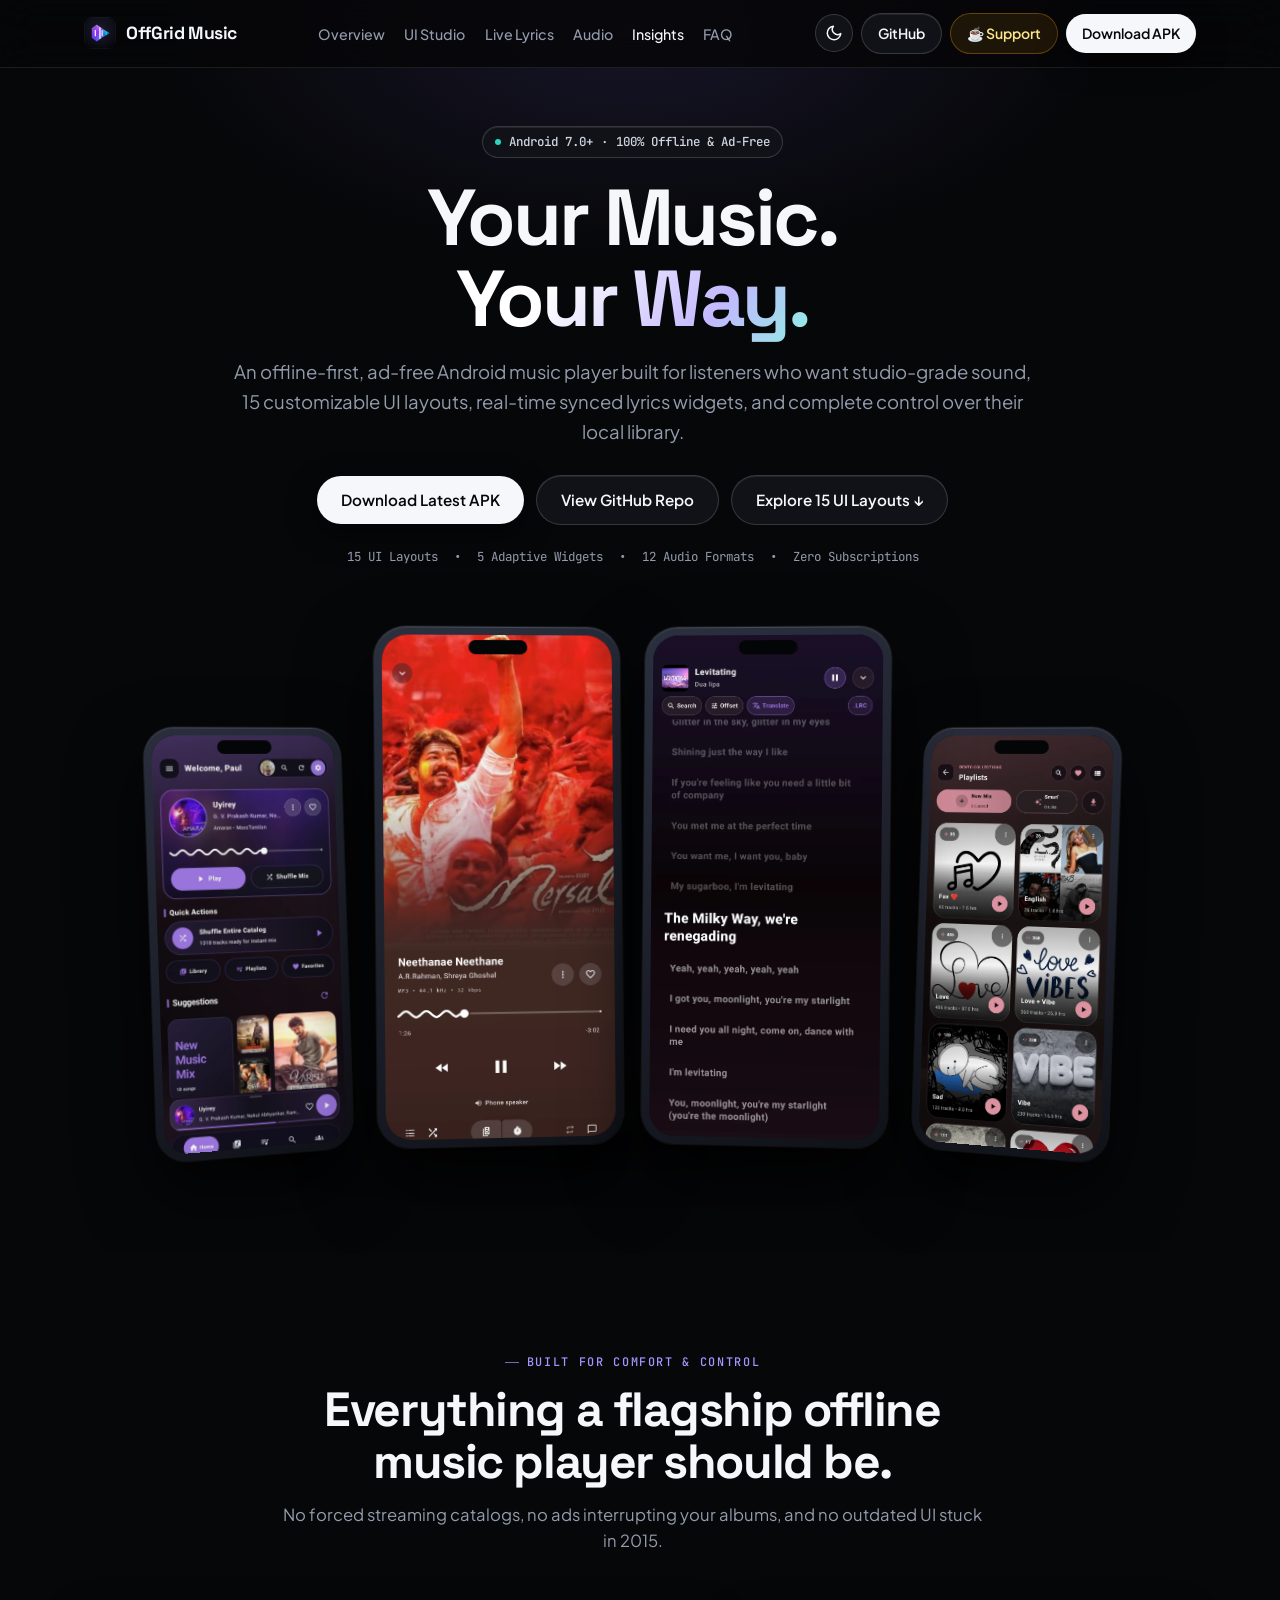
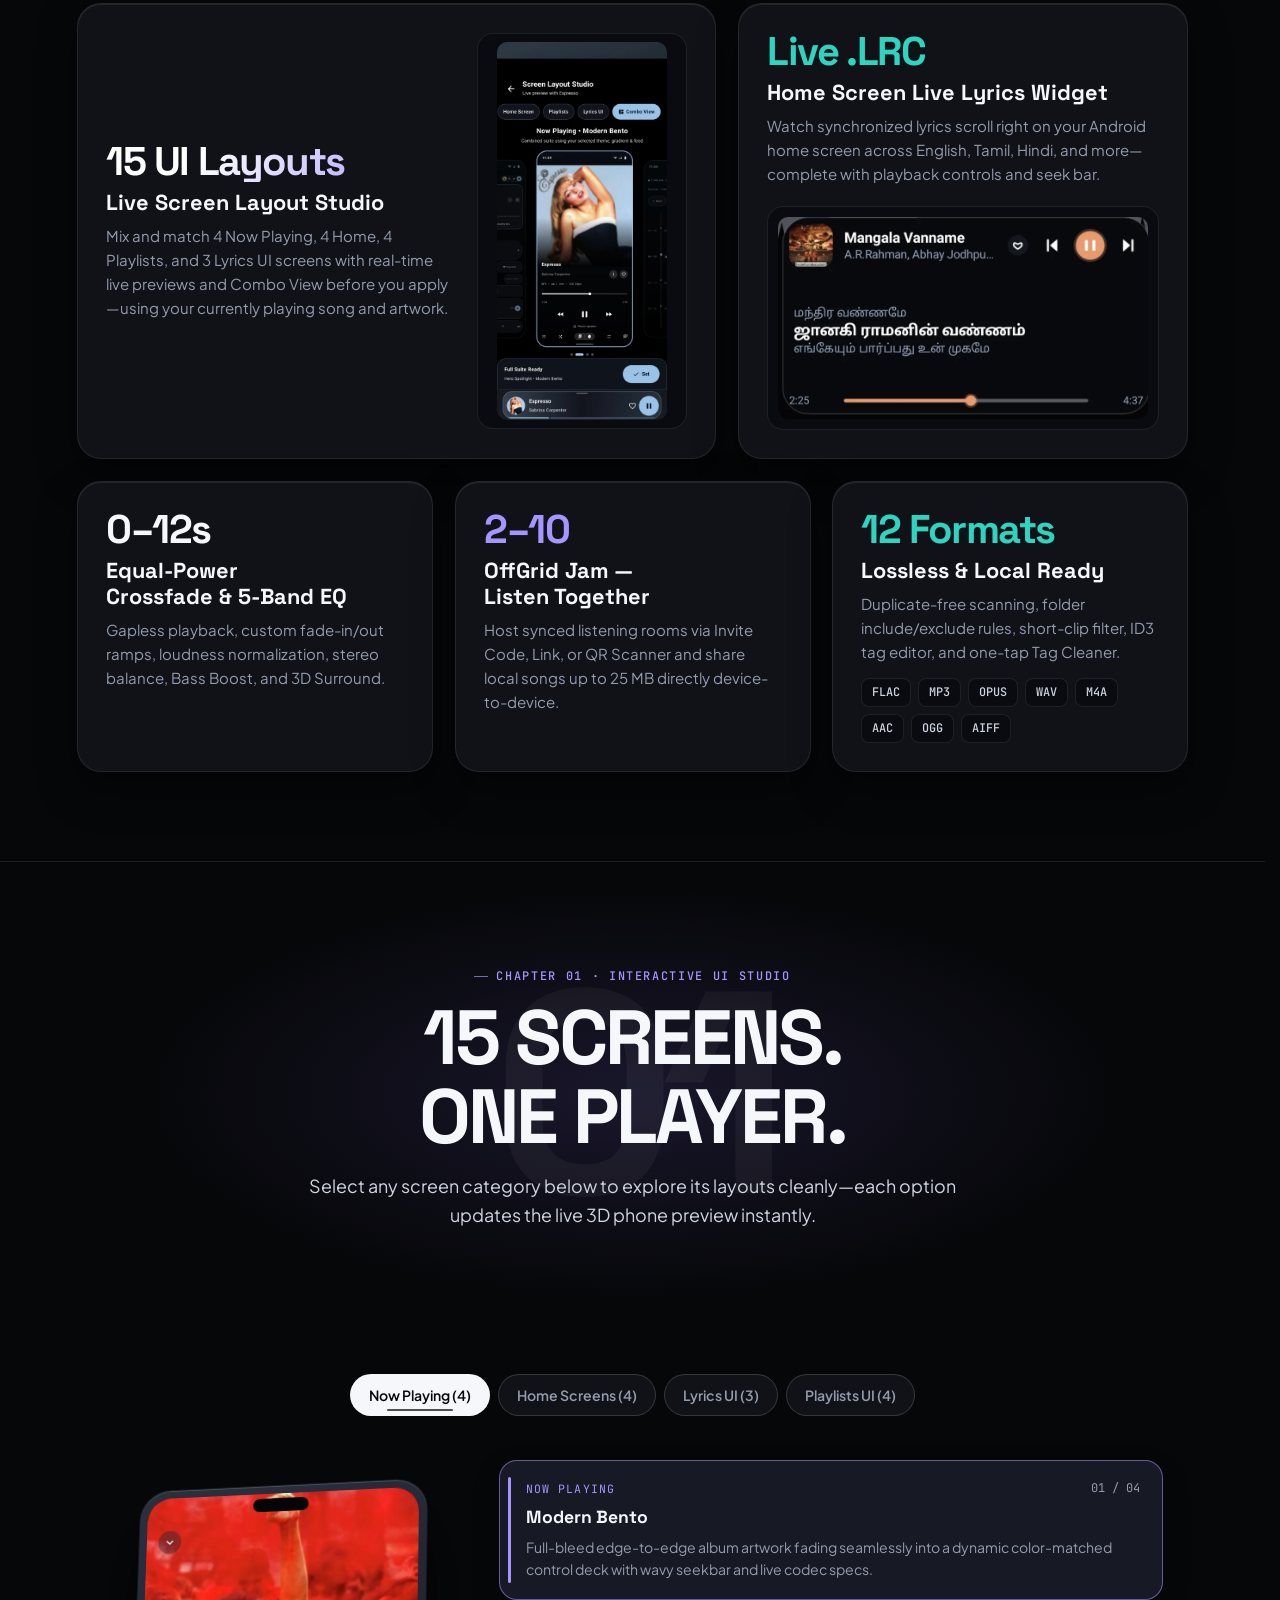
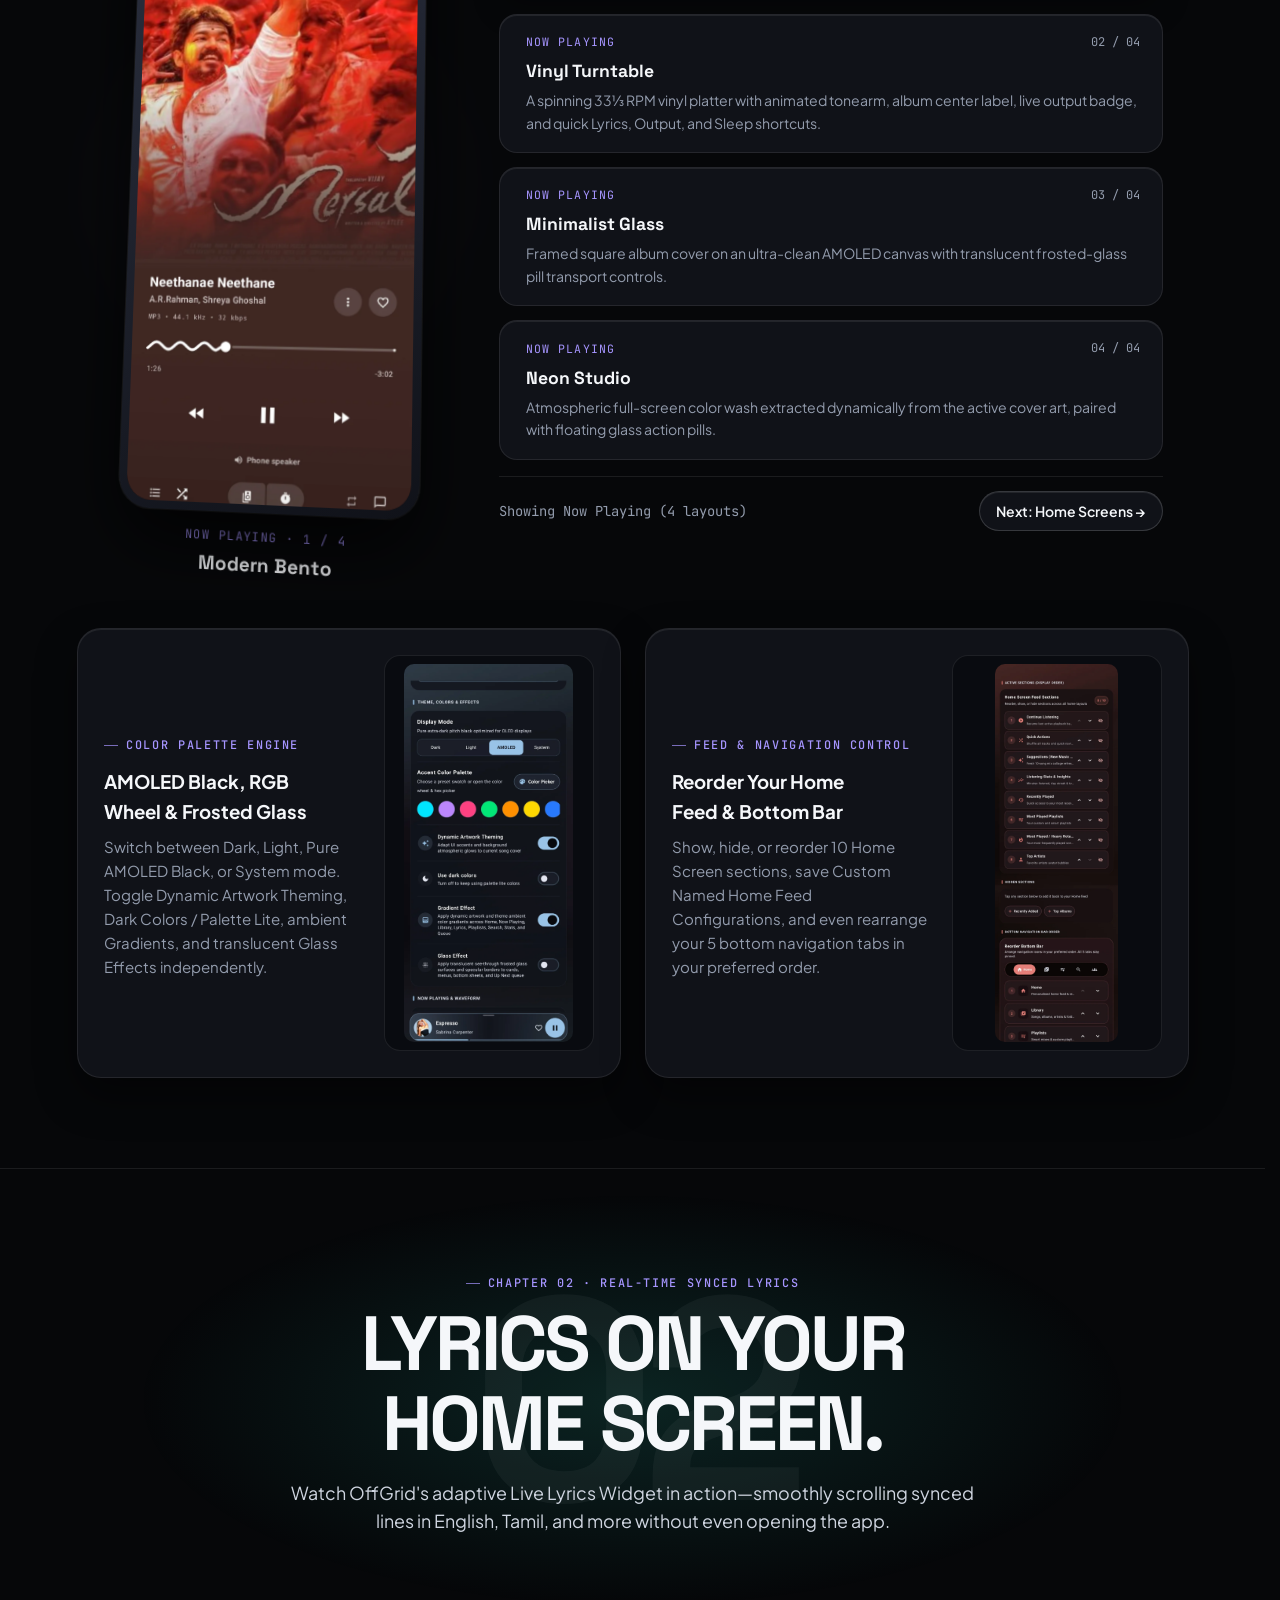
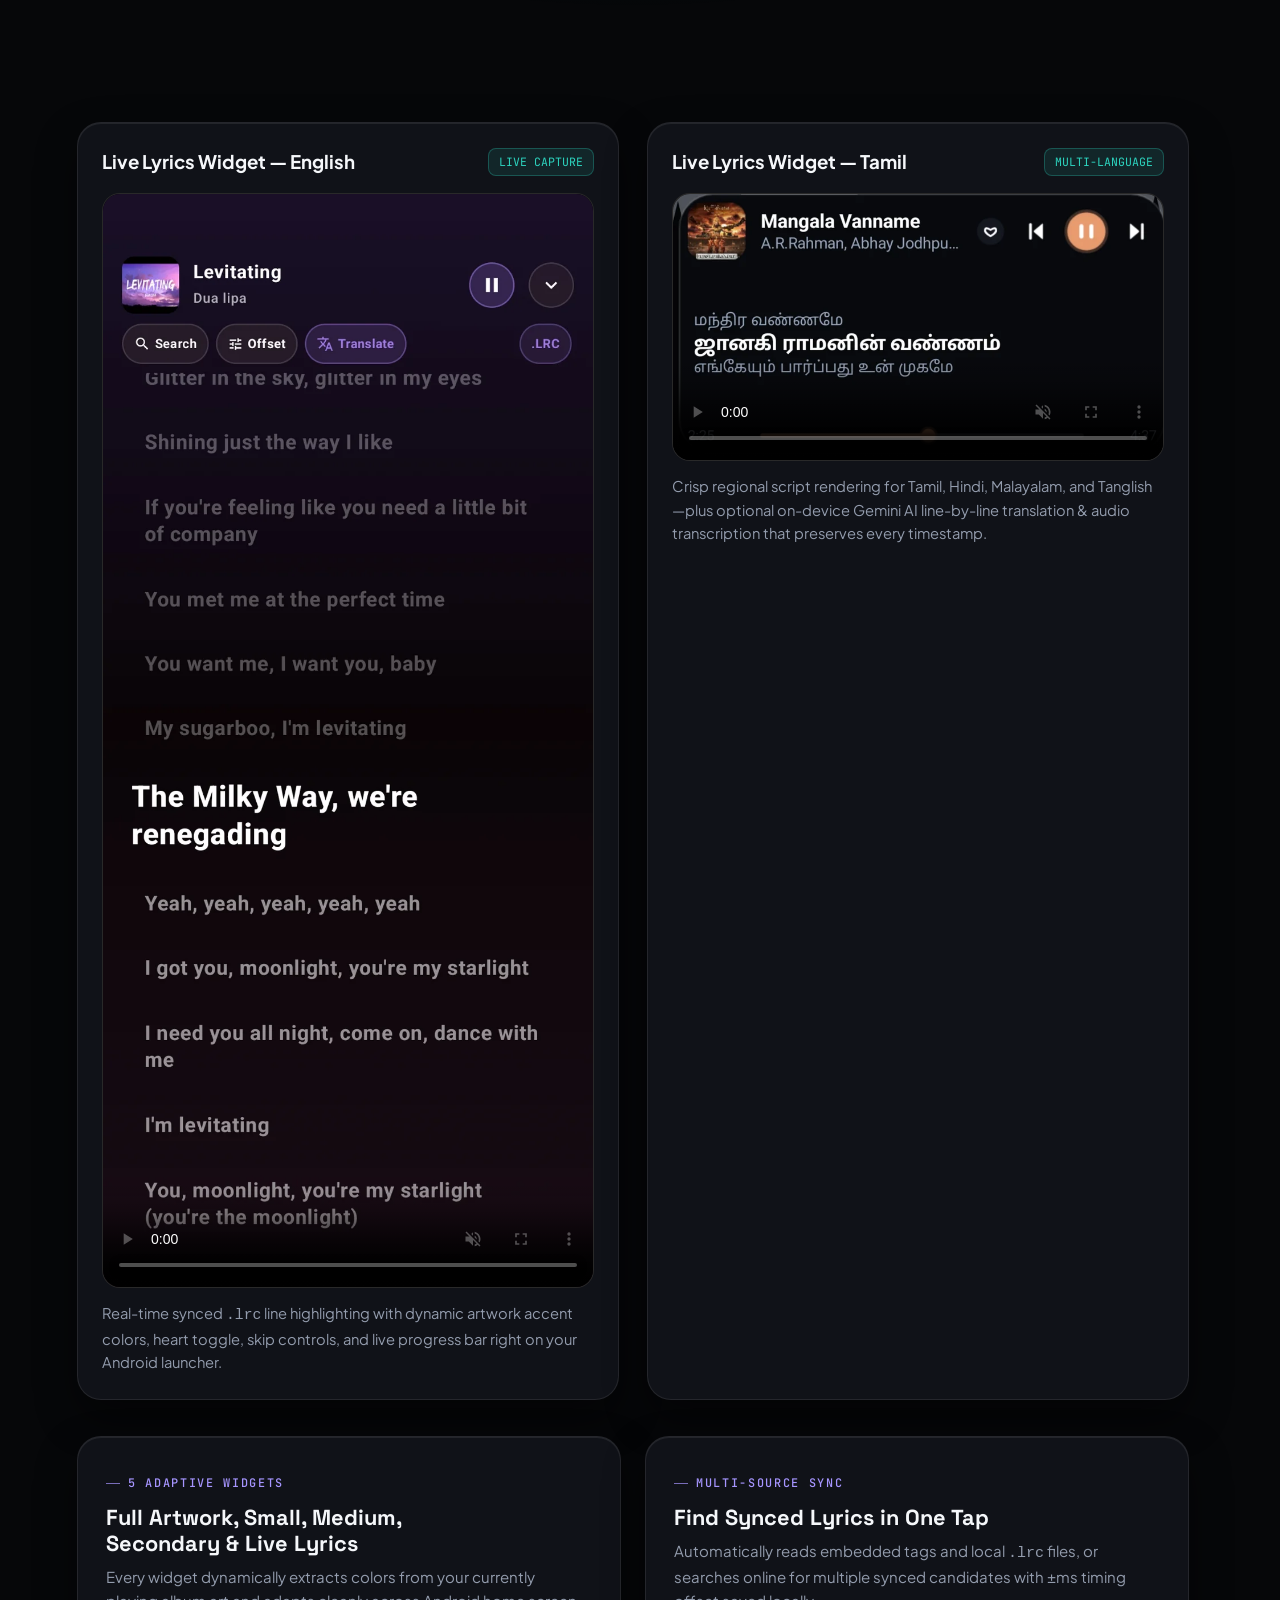
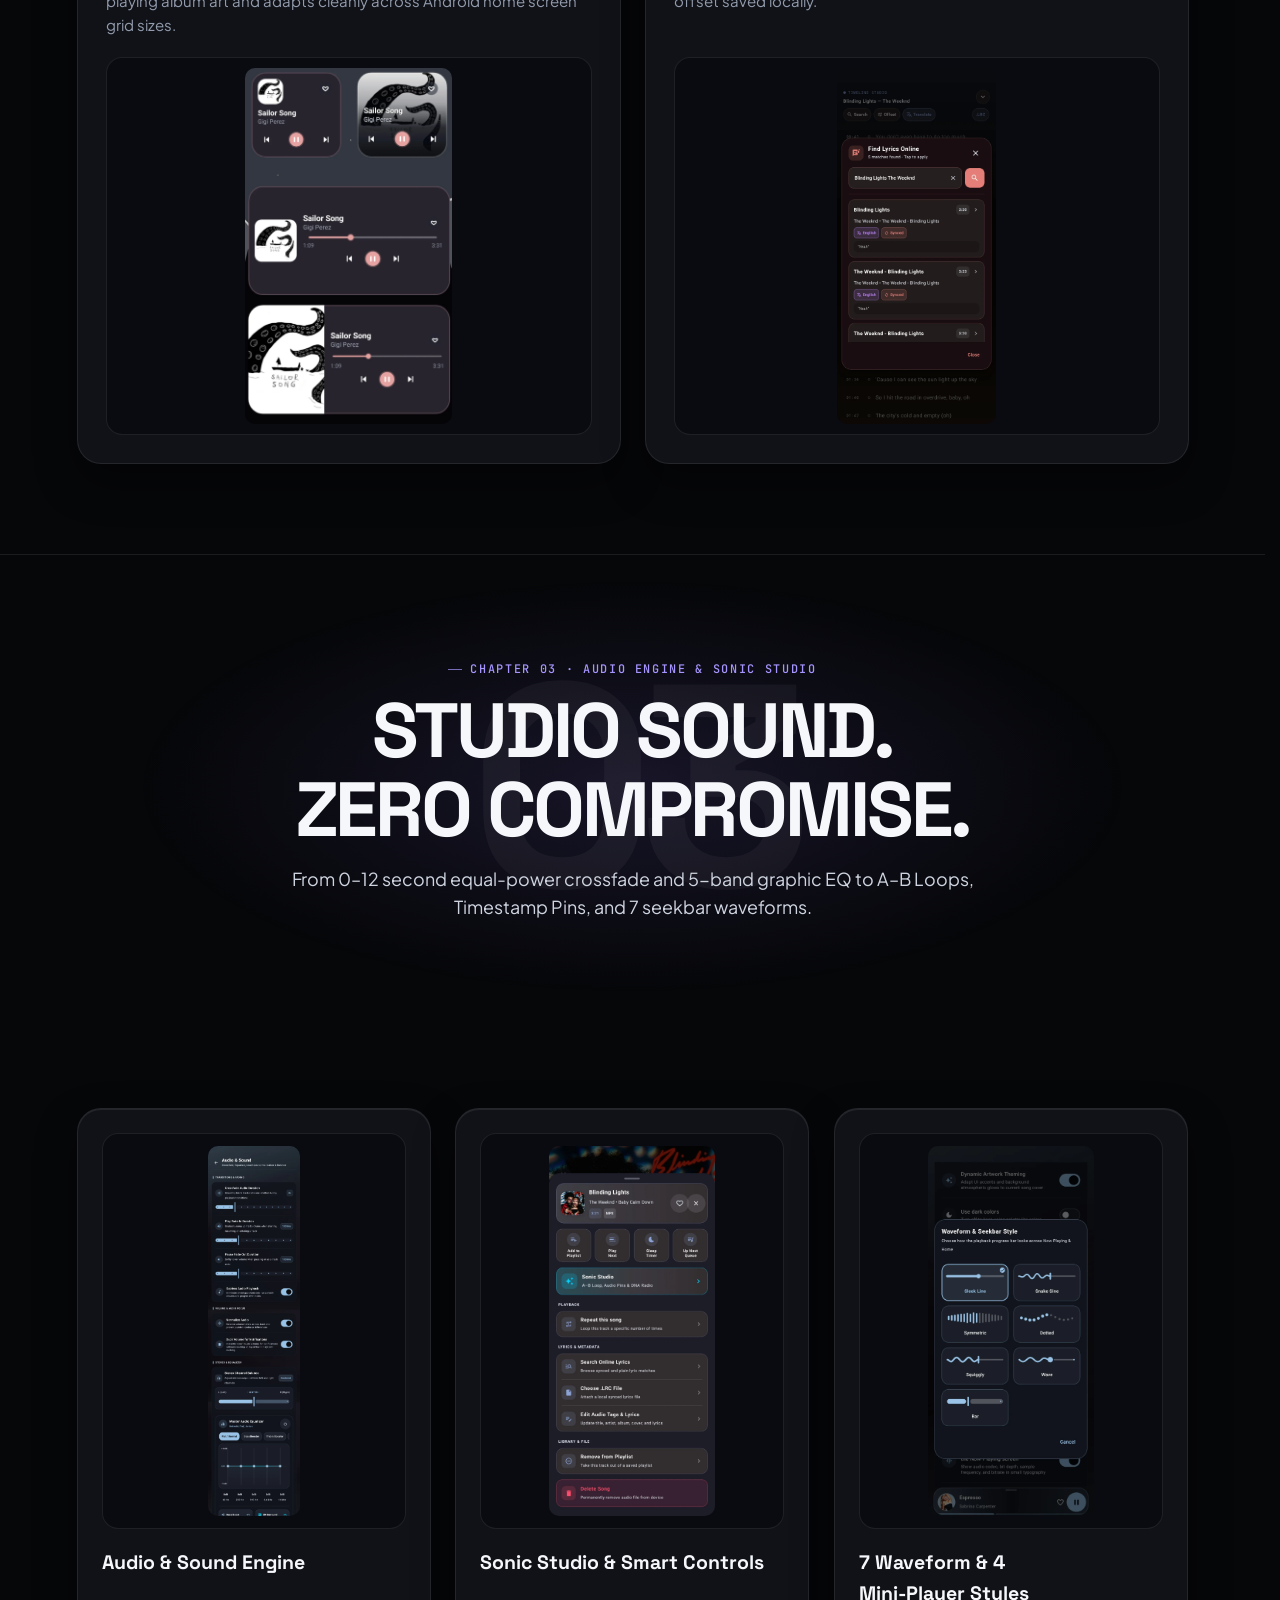
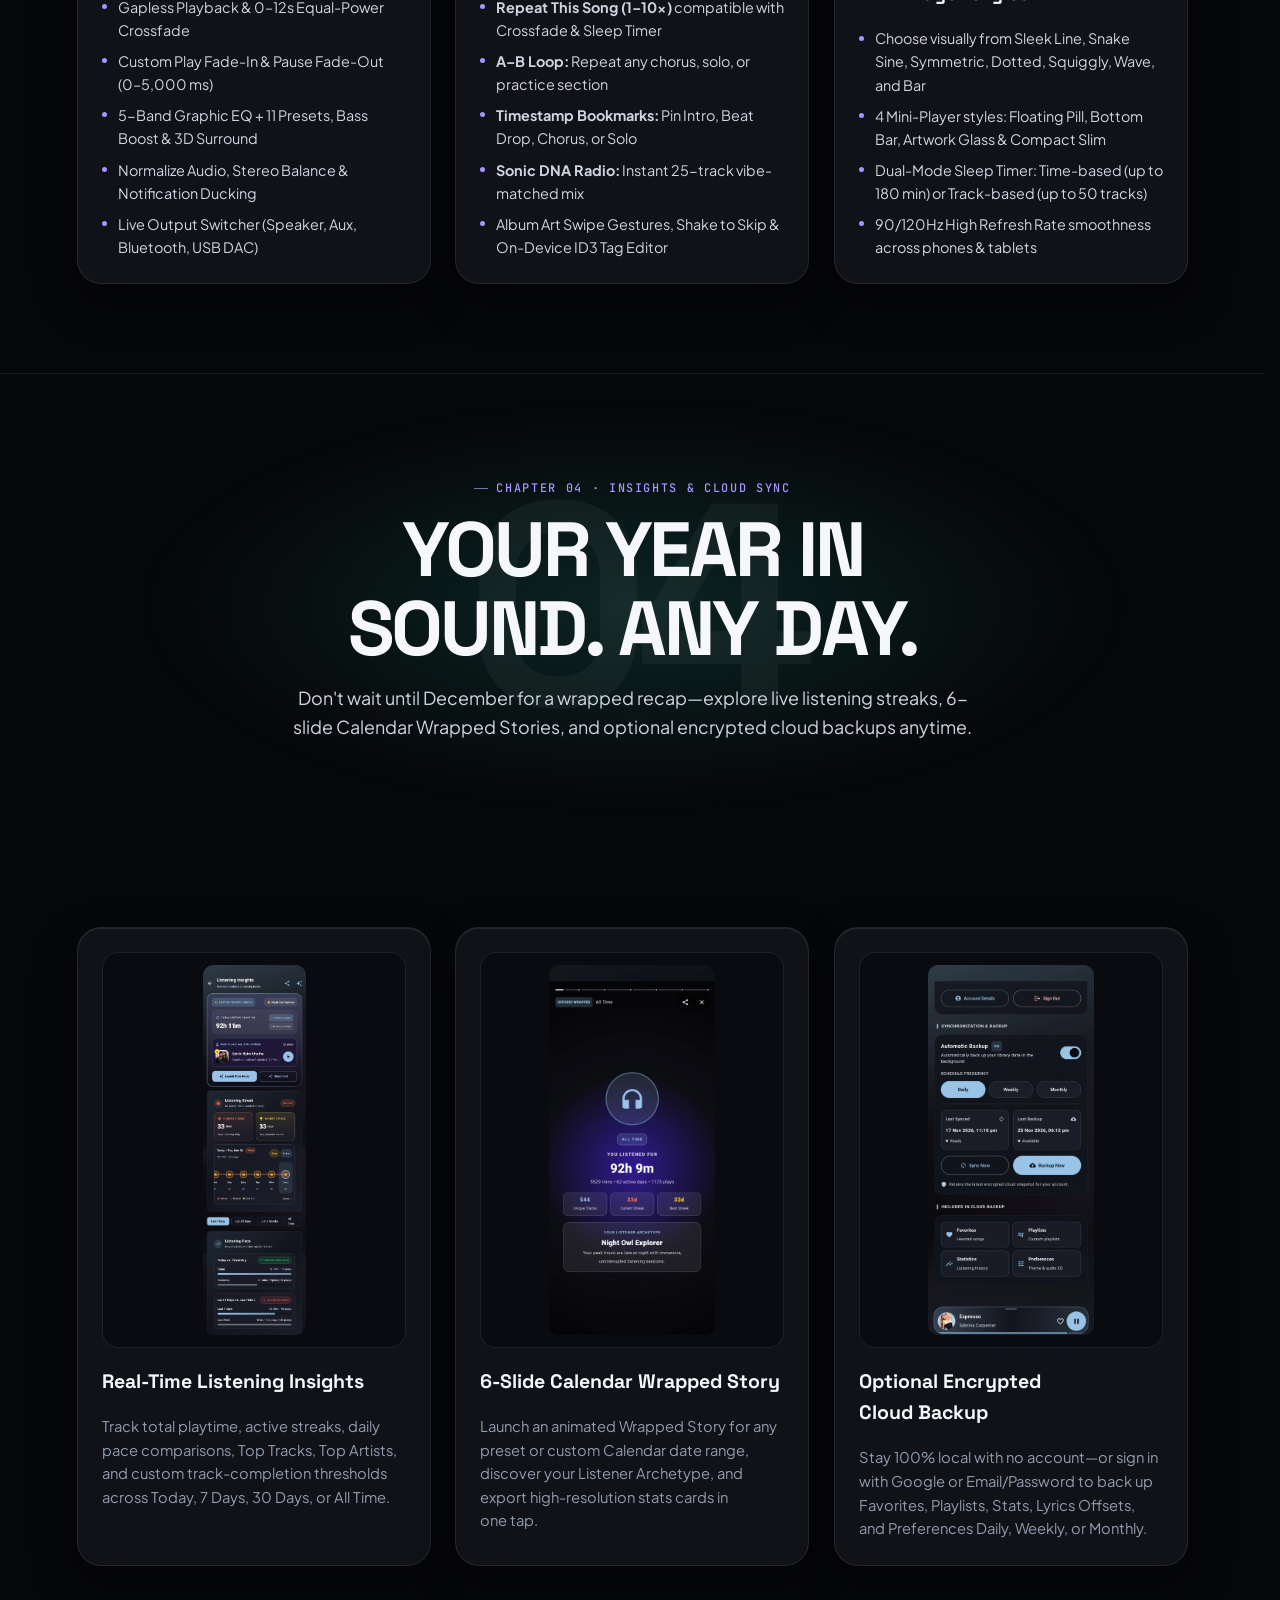
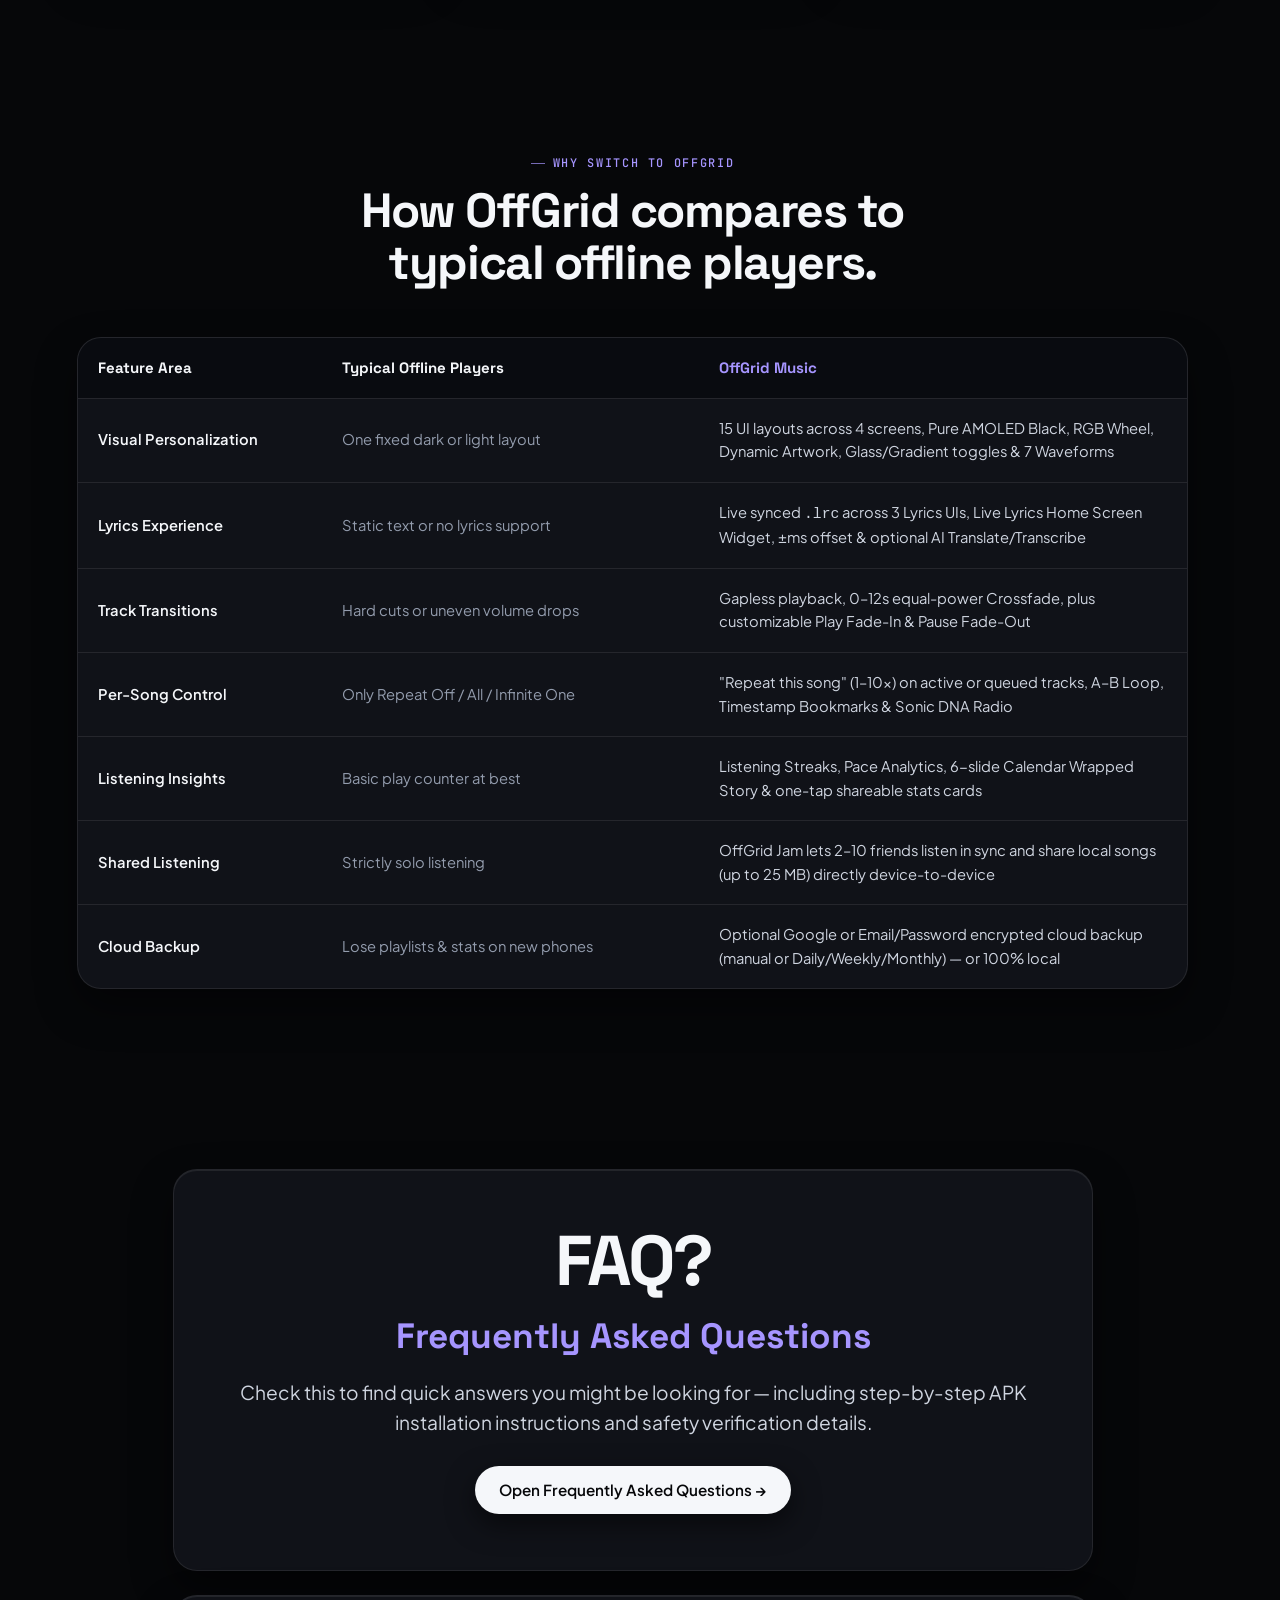
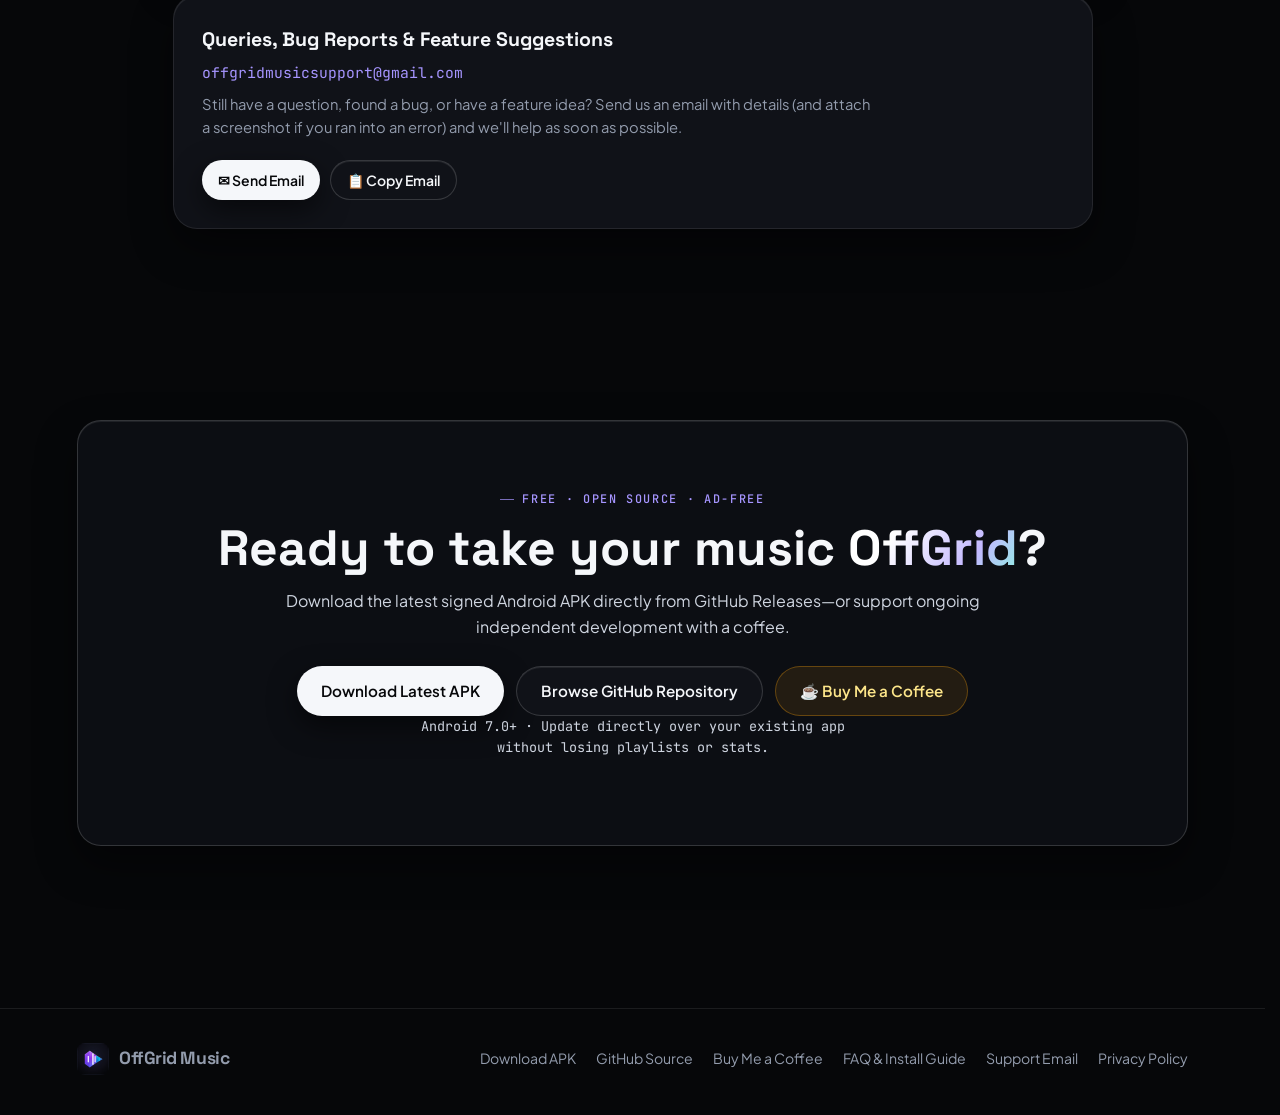
<file: index.html>
<!DOCTYPE html>
<html lang="en" data-theme="dark">
<head>
  <meta charset="UTF-8">
  <meta name="viewport" content="width=device-width, initial-scale=1.0">
  <title>OffGrid Music — Offline Android Music Player &amp; Synced Lyrics</title>
  <meta name="description" content="Ad-free, offline-first Android music player with 15 UI layouts, Live Synced .LRC Lyrics Widgets, 5-band EQ, crossfade, and OffGrid Jam. Free open-source APK.">
  <meta name="keywords" content="OffGrid Music, offline music player, Android offline music player, music player with synced lyrics, live lyrics widget Android, local music player APK, FLAC MP3 player Android, ad-free music player, LRC lyrics player, 5 band equalizer music player">
  <meta name="author" content="Paul00755">
  <meta name="application-name" content="OffGrid Music">
  <meta name="robots" content="index, follow, max-image-preview:large, max-snippet:-1, max-video-preview:-1">
  <meta name="color-scheme" content="light dark">
  <meta name="theme-color" content="#060709" media="(prefers-color-scheme: dark)">
  <meta name="theme-color" content="#f5f6f8" media="(prefers-color-scheme: light)">
  <!-- Update canonical & og:url once your Cloudflare Pages / custom domain is live -->
  <link rel="canonical" href="https://offgrid-music-web.pages.dev/">
  <link rel="icon" type="image/png" href="assets/brand/favicon.png">
  <link rel="apple-touch-icon" href="assets/brand/logo.png">

  <!-- Open Graph / Social Sharing -->
  <meta property="og:type" content="website">
  <meta property="og:locale" content="en_US">
  <meta property="og:site_name" content="OffGrid Music">
  <meta property="og:title" content="OffGrid Music — Offline Android Music Player &amp; Synced Lyrics">
  <meta property="og:description" content="Ad-free, offline-first Android music player with 15 UI layouts, Live Synced Lyrics Widgets, 5-Band EQ, Wrapped Stories, and OffGrid Jam.">
  <meta property="og:image" content="https://offgrid-music-web.pages.dev/assets/brand/og-cover.jpg">
  <meta property="og:image:type" content="image/jpeg">
  <meta property="og:image:width" content="1200">
  <meta property="og:image:height" content="630">
  <meta property="og:image:alt" content="OffGrid Music offline Android music player showcase featuring 15 UI layouts, live synced lyrics, and 5-band equalizer">
  <meta property="og:url" content="https://offgrid-music-web.pages.dev/">

  <!-- Twitter Card -->
  <meta name="twitter:card" content="summary_large_image">
  <meta name="twitter:title" content="OffGrid Music — Offline Android Music Player &amp; Synced Lyrics">
  <meta name="twitter:description" content="15 customizable layouts, Live Lyrics Widget, 5-Band EQ, 0–12s crossfade, and 100% ad-free offline playback.">
  <meta name="twitter:image" content="https://offgrid-music-web.pages.dev/assets/brand/og-cover.jpg">
  <meta name="twitter:image:alt" content="OffGrid Music offline Android music player showcase">

  <!-- Fonts -->
  <link rel="preconnect" href="https://fonts.googleapis.com">
  <link rel="preconnect" href="https://fonts.gstatic.com" crossorigin>
  <link href="https://fonts.googleapis.com/css2?family=JetBrains+Mono:wght@400;500&family=Plus+Jakarta+Sans:wght@400;500;600;700&family=Space+Grotesk:wght@600;700&display=swap" rel="stylesheet">

  <!-- Preload Hero Image for Core Web Vitals (LCP) -->
  <link rel="preload" as="image" href="assets/screenshots/home-hero-spotlight.webp" fetchpriority="high">
  <link rel="stylesheet" href="css/styles.css?v=20261127r2">

  <!-- Structured Data: WebSite + SoftwareApplication -->
  <script type="application/ld+json">
  {
    "@context": "https://schema.org",
    "@graph": [
      {
        "@type": "WebSite",
        "@id": "https://offgrid-music-web.pages.dev/#website",
        "url": "https://offgrid-music-web.pages.dev/",
        "name": "OffGrid Music",
        "description": "Official showcase and APK download portal for OffGrid Music, an offline-first, ad-free Android music player.",
        "inLanguage": "en"
      },
      {
        "@type": "WebPage",
        "@id": "https://offgrid-music-web.pages.dev/#webpage",
        "url": "https://offgrid-music-web.pages.dev/",
        "name": "OffGrid Music — Offline Android Music Player & Synced Lyrics",
        "isPartOf": { "@id": "https://offgrid-music-web.pages.dev/#website" },
        "primaryImageOfPage": "https://offgrid-music-web.pages.dev/assets/brand/og-cover.jpg",
        "inLanguage": "en"
      },
      {
        "@type": "SoftwareApplication",
        "name": "OffGrid Music",
        "alternateName": "OffGrid Music Player",
        "applicationCategory": "MusicApplication",
        "applicationSubCategory": "Offline Music Player",
        "operatingSystem": "Android 7.0+",
        "isAccessibleForFree": true,
        "description": "An ad-free, offline-first Android music player built with Kotlin and Jetpack Compose featuring 15 customizable UI layouts, Live Synced .lrc Lyrics Home Screen Widgets, 5-Band Equalizer, gapless crossfade, OffGrid Jam, and optional encrypted cloud backup.",
        "url": "https://offgrid-music-web.pages.dev/",
        "downloadUrl": "https://github.com/Paul00755/OffGrid-Music/releases/latest",
        "license": "https://github.com/Paul00755/OffGrid-Music",
        "softwareRequirements": "Android 7.0 or higher",
        "image": "https://offgrid-music-web.pages.dev/assets/brand/og-cover.jpg",
        "screenshot": [
          "https://offgrid-music-web.pages.dev/assets/screenshots/home-hero-spotlight.webp",
          "https://offgrid-music-web.pages.dev/assets/screenshots/np-modern-bento.webp",
          "https://offgrid-music-web.pages.dev/assets/screenshots/lyrics-fluid-glow.webp",
          "https://offgrid-music-web.pages.dev/assets/screenshots/playlists-bento-grid.webp"
        ],
        "featureList": [
          "15 Customizable UI Layouts across Home, Now Playing, Lyrics, and Playlists",
          "5 Adaptive Android Home Screen Widgets including Live Synced .LRC Lyrics Widget",
          "0-12s Equal-Power Crossfade, Gapless Playback, and 5-Band Graphic Equalizer",
          "OffGrid Jam real-time synced listening rooms for 2 to 10 friends",
          "6-Slide Calendar Wrapped Stories and Real-Time Listening Insights",
          "12 Supported Local Audio Formats including FLAC, MP3, OPUS, WAV, M4A, AAC, OGG, and AIFF",
          "Optional Encrypted Cloud Backup via Google Sign-In or Email/Password"
        ],
        "offers": {
          "@type": "Offer",
          "price": "0",
          "priceCurrency": "USD"
        },
        "author": {
          "@type": "Person",
          "name": "Paul00755",
          "url": "https://github.com/Paul00755"
        }
      }
    ]
  }
  </script>
</head>
<body>

  <!-- Sticky Top Navigation Bar -->
  <header class="site-nav" id="site-nav">
    <div class="container nav-inner">
      <a href="#" class="brand" aria-label="OffGrid Music Home">
        <img src="assets/brand/logo.png" alt="OffGrid Music App Icon" width="34" height="34">
        <span>OffGrid Music</span>
      </a>

      <nav aria-label="Primary Navigation">
        <ul class="nav-links">
          <li><a href="#highlights">Overview</a></li>
          <li><a href="#ui-studio">UI Studio</a></li>
          <li><a href="#live-lyrics">Live Lyrics</a></li>
          <li><a href="#audio-engine">Audio</a></li>
          <li><a href="#insights">Insights</a></li>
          <li><a href="faq.html">FAQ</a></li>
        </ul>
      </nav>

      <div class="nav-actions">
        <button type="button" class="theme-toggle" data-theme-toggle aria-label="Switch between dark and light mode" title="Toggle Dark / Light Mode">
          <svg class="icon-moon" aria-hidden="true" width="18" height="18" viewBox="0 0 24 24" fill="none" stroke="currentColor" stroke-width="2" stroke-linecap="round" stroke-linejoin="round">
            <path d="M21 12.79A9 9 0 1 1 11.21 3 7 7 0 0 0 21 12.79z"></path>
          </svg>
          <svg class="icon-sun" aria-hidden="true" width="18" height="18" viewBox="0 0 24 24" fill="none" stroke="currentColor" stroke-width="2" stroke-linecap="round" stroke-linejoin="round">
            <circle cx="12" cy="12" r="5"></circle>
            <line x1="12" y1="1" x2="12" y2="3"></line>
            <line x1="12" y1="21" x2="12" y2="23"></line>
            <line x1="4.22" y1="4.22" x2="5.64" y2="5.64"></line>
            <line x1="18.36" y1="18.36" x2="19.78" y2="19.78"></line>
            <line x1="1" y1="12" x2="3" y2="12"></line>
            <line x1="21" y1="12" x2="23" y2="12"></line>
            <line x1="4.22" y1="19.78" x2="5.64" y2="18.36"></line>
            <line x1="18.36" y1="5.64" x2="19.78" y2="4.22"></line>
          </svg>
        </button>
        <a href="https://github.com/Paul00755/OffGrid-Music" target="_blank" rel="noopener noreferrer" class="btn btn-ghost">
          GitHub
        </a>
        <a href="https://buymeacoffee.com/paulrajmes9" data-bmc-link target="_blank" rel="noopener noreferrer" class="btn btn-coffee">
          ☕ Support
        </a>
        <a href="https://github.com/Paul00755/OffGrid-Music/releases/latest" data-apk-download target="_blank" rel="noopener noreferrer" class="btn btn-primary">
          Download APK
        </a>
        <button type="button" class="nav-toggle" id="nav-toggle" aria-label="Toggle navigation menu" aria-expanded="false">
          <svg aria-hidden="true" width="20" height="20" viewBox="0 0 24 24" fill="none" stroke="currentColor" stroke-width="2" stroke-linecap="round">
            <line x1="3" y1="7" x2="21" y2="7"></line>
            <line x1="3" y1="12" x2="21" y2="12"></line>
            <line x1="3" y1="17" x2="21" y2="17"></line>
          </svg>
        </button>
      </div>
    </div>
    <div class="scroll-progress-bar" aria-hidden="true"></div>
  </header>

  <!-- Mobile Navigation Drawer -->
  <div class="mobile-drawer" id="mobile-drawer">
    <a href="#highlights">Overview</a>
    <a href="#ui-studio">15 UI Layouts</a>
    <a href="#live-lyrics">Live Lyrics &amp; Widgets</a>
    <a href="#audio-engine">Audio Engine</a>
    <a href="#insights">Wrapped Stats &amp; Cloud</a>
    <a href="faq.html">FAQ &amp; APK Guide</a>
    <div class="drawer-ctas">
      <a href="https://github.com/Paul00755/OffGrid-Music/releases/latest" data-apk-download target="_blank" rel="noopener noreferrer" class="btn btn-primary">Download APK</a>
      <a href="https://github.com/Paul00755/OffGrid-Music" target="_blank" rel="noopener noreferrer" class="btn btn-ghost">GitHub Repo</a>
      <a href="https://buymeacoffee.com/paulrajmes9" data-bmc-link target="_blank" rel="noopener noreferrer" class="btn btn-coffee">☕ Buy Me a Coffee</a>
    </div>
  </div>

  <main>

    <!-- Hero Section -->
    <section class="hero">
      <div class="hero-glow" aria-hidden="true"></div>
      <div class="container hero-inner">
        <div class="hero-copy">
          <div class="hero-badge hero-animate">
            <span class="dot" aria-hidden="true"></span>
            <span data-apk-version>Android 7.0+</span>
            <span>·</span>
            <span>100% Offline &amp; Ad-Free</span>
          </div>

          <h1 class="hero-animate">
            Your Music.<br><span class="grad-text">Your Way.</span>
          </h1>

          <p class="hero-sub hero-animate">
            An offline-first, ad-free Android music player built for listeners who want studio-grade sound, 15 customizable UI layouts, real-time synced lyrics widgets, and complete control over their local library.
          </p>

          <div class="hero-ctas hero-animate">
            <a href="https://github.com/Paul00755/OffGrid-Music/releases/latest" data-apk-download target="_blank" rel="noopener noreferrer" class="btn btn-primary btn-lg">
              Download Latest APK
            </a>
            <a href="https://github.com/Paul00755/OffGrid-Music" target="_blank" rel="noopener noreferrer" class="btn btn-ghost btn-lg">
              View GitHub Repo
            </a>
            <a href="#ui-studio" class="btn btn-ghost btn-lg">
              Explore 15 UI Layouts ↓
            </a>
          </div>

          <div class="hero-meta hero-animate mono">
            <span>15 UI Layouts</span>
            <span>•</span>
            <span>5 Adaptive Widgets</span>
            <span>•</span>
            <span>12 Audio Formats</span>
            <span>•</span>
            <span>Zero Subscriptions</span>
          </div>
        </div>

        <!-- 4-Phone 3D Showcase Stage: Home, Now Playing, Lyrics, Playlist -->
        <div class="hero-stage">
          <div class="hero-phone-slot hero-slot-outer-left">
            <div class="phone-frame hero-phone hero-phone-outer-left tilt-3d">
              <div class="phone-screen">
                <img src="assets/screenshots/home-hero-spotlight.webp" alt="OffGrid Music Hero Spotlight Home screen" width="860" height="1921" fetchpriority="high" decoding="async">
              </div>
            </div>
          </div>

          <div class="hero-phone-slot hero-slot-inner-left">
            <div class="phone-frame hero-phone hero-phone-inner-left tilt-3d">
              <div class="phone-screen">
                <img src="assets/screenshots/np-modern-bento.webp" alt="OffGrid Music Modern Bento Now Playing screen" width="860" height="1921" fetchpriority="high" decoding="async">
              </div>
            </div>
          </div>

          <div class="hero-phone-slot hero-slot-inner-right">
            <div class="phone-frame hero-phone hero-phone-inner-right tilt-3d">
              <div class="phone-screen">
                <img src="assets/screenshots/lyrics-fluid-glow.webp" alt="OffGrid Music Fluid Glow Synced Lyrics screen" width="860" height="1921" decoding="async">
              </div>
            </div>
          </div>

          <div class="hero-phone-slot hero-slot-outer-right">
            <div class="phone-frame hero-phone hero-phone-outer-right tilt-3d">
              <div class="phone-screen">
                <img src="assets/screenshots/playlists-bento-grid.webp" alt="OffGrid Music Bento Collections Playlists screen" width="739" height="2000" decoding="async">
              </div>
            </div>
          </div>
        </div>
      </div>
    </section>

    <!-- Bento Highlights Grid (Uncropped Full-Visibility Screenshots) -->
    <section class="section" id="highlights">
      <div class="container">
        <div class="section-header center scroll-stage">
          <span class="kicker">Built for Comfort &amp; Control</span>
          <h2 class="section-title">Everything a flagship offline music player should be.</h2>
          <p class="section-desc">No forced streaming catalogs, no ads interrupting your albums, and no outdated UI stuck in 2015.</p>
        </div>

        <div class="bento-grid">
          <article class="bento-card bento-card-split bento-span-7 scroll-stage tilt-3d" style="--stagger: 0%;">
            <div>
              <div class="bento-stat grad-text">15 UI Layouts</div>
              <h3>Live Screen Layout Studio</h3>
              <p>Mix and match 4 Now Playing, 4 Home, 4 Playlists, and 3 Lyrics UI screens with real-time live previews and Combo View before you apply—using your currently playing song and artwork.</p>
            </div>
            <div class="bento-media-stage">
              <img src="assets/screenshots/feature-layout-studio.webp" alt="OffGrid Music Screen Layout Studio Combo View showing live Espresso preview" width="860" height="1921" loading="lazy" decoding="async">
            </div>
          </article>

          <article class="bento-card bento-span-5 scroll-stage tilt-3d" style="--stagger: 4%;">
            <div>
              <div class="bento-stat" style="color: var(--teal);">Live .LRC</div>
              <h3>Home Screen Live Lyrics Widget</h3>
              <p>Watch synchronized lyrics scroll right on your Android home screen across English, Tamil, Hindi, and more—complete with playback controls and seek bar.</p>
            </div>
            <div class="bento-media-stage">
              <img src="assets/screenshots/widget-live-lyrics-tamil.webp" alt="OffGrid Music Live Lyrics Widget showing Tamil synced lyrics" width="860" height="468" loading="lazy" decoding="async">
            </div>
          </article>

          <article class="bento-card bento-span-4 scroll-stage tilt-3d" style="--stagger: 0%;">
            <div>
              <div class="bento-stat" style="color: var(--text);">0–12s</div>
              <h3>Equal-Power Crossfade &amp; 5-Band EQ</h3>
              <p>Gapless playback, custom fade-in/out ramps, loudness normalization, stereo balance, Bass Boost, and 3D Surround.</p>
            </div>
          </article>

          <article class="bento-card bento-span-4 scroll-stage tilt-3d" style="--stagger: 4%;">
            <div>
              <div class="bento-stat" style="color: var(--accent-bright);">2–10</div>
              <h3>OffGrid Jam — Listen Together</h3>
              <p>Host synced listening rooms via Invite Code, Link, or QR Scanner and share local songs up to 25 MB directly device-to-device.</p>
            </div>
          </article>

          <article class="bento-card bento-span-4 scroll-stage tilt-3d" style="--stagger: 8%;">
            <div>
              <div class="bento-stat" style="color: var(--teal);">12 Formats</div>
              <h3>Lossless &amp; Local Ready</h3>
              <p>Duplicate-free scanning, folder include/exclude rules, short-clip filter, ID3 tag editor, and one-tap Tag Cleaner.</p>
              <div class="format-pills">
                <span>FLAC</span><span>MP3</span><span>OPUS</span><span>WAV</span><span>M4A</span><span>AAC</span><span>OGG</span><span>AIFF</span>
              </div>
            </div>
          </article>
        </div>
      </div>
    </section>

    <!-- Chapter I Banner -->
    <div class="chapter-banner" style="--chapter-glow: rgba(124, 102, 220, 0.16);">
      <span class="chapter-glyph" aria-hidden="true">01</span>
      <div>
        <span class="kicker">Chapter 01 · Interactive UI Studio</span>
        <h2>15 Screens. One Player.</h2>
        <p>Select any screen category below to explore its layouts cleanly—each option updates the live 3D phone preview instantly.</p>
      </div>
    </div>

    <!-- Chapter I: Category-Filtered Interactive UI Studio -->
    <section class="ui-studio-section" id="ui-studio" data-studio-cat="nowplaying">
      <div class="container">
        <div class="ui-category-bar reveal-up" role="tablist" aria-label="UI Layout Categories">
          <button type="button" class="cat-btn active" role="tab" aria-selected="true" tabindex="0" data-cat="nowplaying">Now Playing (4)</button>
          <button type="button" class="cat-btn" role="tab" aria-selected="false" tabindex="-1" data-cat="home">Home Screens (4)</button>
          <button type="button" class="cat-btn" role="tab" aria-selected="false" tabindex="-1" data-cat="lyrics">Lyrics UI (3)</button>
          <button type="button" class="cat-btn" role="tab" aria-selected="false" tabindex="-1" data-cat="playlists">Playlists UI (4)</button>
        </div>

        <div class="studio-grid">
          <!-- Sticky 3D Phone Preview Bezel -->
          <div class="studio-phone-col">
            <div class="studio-phone-stage scroll-stage">
              <div class="studio-aura" aria-hidden="true"></div>
              <div class="phone-frame studio-phone tilt-3d">
              <div class="studio-screen-stack">
                <!-- 4 Now Playing -->
                <img class="studio-slide-img active" data-layout="np-modern-bento" src="assets/screenshots/np-modern-bento.webp" alt="Now Playing: Modern Bento layout" width="860" height="1921" loading="lazy" decoding="async">
                <img class="studio-slide-img" data-layout="np-vinyl-turntable" src="assets/screenshots/np-vinyl-turntable.webp" alt="Now Playing: Vinyl Turntable layout" width="860" height="1921" loading="lazy" decoding="async">
                <img class="studio-slide-img" data-layout="np-minimalist-glass" src="assets/screenshots/np-minimalist-glass.webp" alt="Now Playing: Minimalist Glass layout" width="860" height="1921" loading="lazy" decoding="async">
                <img class="studio-slide-img" data-layout="np-neon-studio" src="assets/screenshots/np-neon-studio.webp" alt="Now Playing: Neon Studio layout" width="860" height="1921" loading="lazy" decoding="async">
                <!-- 4 Home -->
                <img class="studio-slide-img" data-layout="home-hero-spotlight" src="assets/screenshots/home-hero-spotlight.webp" alt="Home Screen: Hero Spotlight layout" width="860" height="1921" loading="lazy" decoding="async">
                <img class="studio-slide-img" data-layout="home-studio-deck" src="assets/screenshots/home-studio-deck.webp" alt="Home Screen: Studio Deck layout" width="825" height="2000" loading="lazy" decoding="async">
                <img class="studio-slide-img" data-layout="home-minimal-stream" src="assets/screenshots/home-minimal-stream.webp" alt="Home Screen: Minimal Stream layout" width="750" height="2000" loading="lazy" decoding="async">
                <img class="studio-slide-img" data-layout="home-bento-mosaic" src="assets/screenshots/home-bento-mosaic.webp" alt="Home Screen: Bento Mosaic layout" width="746" height="2000" loading="lazy" decoding="async">
                <!-- 3 Lyrics -->
                <img class="studio-slide-img" data-layout="lyrics-studio-timeline" src="assets/screenshots/lyrics-studio-timeline.webp" alt="Lyrics UI: Studio Timeline layout" width="860" height="1921" loading="lazy" decoding="async">
                <img class="studio-slide-img" data-layout="lyrics-classic-bento" src="assets/screenshots/lyrics-classic-bento.webp" alt="Lyrics UI: Classic Bento layout" width="860" height="1921" loading="lazy" decoding="async">
                <img class="studio-slide-img" data-layout="lyrics-fluid-glow" src="assets/screenshots/lyrics-fluid-glow.webp" alt="Lyrics UI: Fluid Glow layout" width="860" height="1921" loading="lazy" decoding="async">
                <!-- 4 Playlists -->
                <img class="studio-slide-img" data-layout="playlists-bento-grid" src="assets/screenshots/playlists-bento-grid.webp" alt="Playlists UI: Bento Grid layout" width="739" height="2000" loading="lazy" decoding="async">
                <img class="studio-slide-img" data-layout="playlists-magazine-hero" src="assets/screenshots/playlists-magazine-hero.webp" alt="Playlists UI: Magazine Hero layout" width="689" height="2000" loading="lazy" decoding="async">
                <img class="studio-slide-img" data-layout="playlists-compact-list" src="assets/screenshots/playlists-compact-list.webp" alt="Playlists UI: Compact List layout" width="860" height="1585" loading="lazy" decoding="async">
                <img class="studio-slide-img" data-layout="playlists-neon-deck" src="assets/screenshots/playlists-neon-deck.webp" alt="Playlists UI: Neon Deck layout" width="730" height="2000" loading="lazy" decoding="async">
              </div>
            </div>
            <div class="studio-caption-bar">
              <div class="studio-caption-cat" id="studio-caption-cat">Now Playing · 1 / 4</div>
              <div class="studio-caption-name" id="studio-caption-name">Modern Bento</div>
            </div>
            </div>
          </div>

          <!-- Filtered Option Cards (Shows ONLY 4, 4, 3, or 4 cards for active tab) -->
          <div class="studio-steps-col scroll-stage">
            <div class="studio-steps">
              <!-- NOW PLAYING (4) -->
              <div class="studio-step active" data-layout="np-modern-bento" data-cat-key="nowplaying" data-category="Now Playing · 1 / 4" data-title="Modern Bento">
                <div class="studio-step-meta">
                  <span class="studio-step-tag">Now Playing</span>
                  <span class="studio-step-num">01 / 04</span>
                </div>
                <h3>Modern Bento</h3>
                <p>Full-bleed edge-to-edge album artwork fading seamlessly into a dynamic color-matched control deck with wavy seekbar and live codec specs.</p>
              </div>

              <div class="studio-step" data-layout="np-vinyl-turntable" data-cat-key="nowplaying" data-category="Now Playing · 2 / 4" data-title="Vinyl Turntable">
                <div class="studio-step-meta">
                  <span class="studio-step-tag">Now Playing</span>
                  <span class="studio-step-num">02 / 04</span>
                </div>
                <h3>Vinyl Turntable</h3>
                <p>A spinning 33⅓ RPM vinyl platter with animated tonearm, album center label, live output badge, and quick Lyrics, Output, and Sleep shortcuts.</p>
              </div>

              <div class="studio-step" data-layout="np-minimalist-glass" data-cat-key="nowplaying" data-category="Now Playing · 3 / 4" data-title="Minimalist Glass">
                <div class="studio-step-meta">
                  <span class="studio-step-tag">Now Playing</span>
                  <span class="studio-step-num">03 / 04</span>
                </div>
                <h3>Minimalist Glass</h3>
                <p>Framed square album cover on an ultra-clean AMOLED canvas with translucent frosted-glass pill transport controls.</p>
              </div>

              <div class="studio-step" data-layout="np-neon-studio" data-cat-key="nowplaying" data-category="Now Playing · 4 / 4" data-title="Neon Studio">
                <div class="studio-step-meta">
                  <span class="studio-step-tag">Now Playing</span>
                  <span class="studio-step-num">04 / 04</span>
                </div>
                <h3>Neon Studio</h3>
                <p>Atmospheric full-screen color wash extracted dynamically from the active cover art, paired with floating glass action pills.</p>
              </div>

              <!-- HOME SCREENS (4) -->
              <div class="studio-step hidden-step" data-layout="home-hero-spotlight" data-cat-key="home" data-category="Home Screen · 1 / 4" data-title="Hero Spotlight">
                <div class="studio-step-meta">
                  <span class="studio-step-tag">Home Screen</span>
                  <span class="studio-step-num">01 / 04</span>
                </div>
                <h3>Hero Spotlight</h3>
                <p>Personalized greeting, active track waveform card, one-tap Shuffle Entire Catalog, and vibrant New Music Mix collage.</p>
              </div>

              <div class="studio-step hidden-step" data-layout="home-studio-deck" data-cat-key="home" data-category="Home Screen · 2 / 4" data-title="Studio Deck">
                <div class="studio-step-meta">
                  <span class="studio-step-tag">Home Screen</span>
                  <span class="studio-step-num">02 / 04</span>
                </div>
                <h3>Studio Deck</h3>
                <p>Pro-audio console aesthetic with ON AIR deck status, 4-tile Launch Matrix, and built-in Audio Telemetry listening stats.</p>
              </div>

              <div class="studio-step hidden-step" data-layout="home-minimal-stream" data-cat-key="home" data-category="Home Screen · 3 / 4" data-title="Minimal Stream">
                <div class="studio-step-meta">
                  <span class="studio-step-tag">Home Screen</span>
                  <span class="studio-step-num">03 / 04</span>
                </div>
                <h3>Minimal Stream</h3>
                <p>Streamlined editorial feed with compact streaming bar, horizontal quick chips, stats overview, and circular Recently Played cards.</p>
              </div>

              <div class="studio-step hidden-step" data-layout="home-bento-mosaic" data-cat-key="home" data-category="Home Screen · 4 / 4" data-title="Bento Mosaic">
                <div class="studio-step-meta">
                  <span class="studio-step-tag">Home Screen</span>
                  <span class="studio-step-num">04 / 04</span>
                </div>
                <h3>Bento Mosaic</h3>
                <p>Modular bento cards for Continue Listening, giant tap-friendly Pause button, Quick Actions, and multi-period Listening Statistics.</p>
              </div>

              <!-- LYRICS UI (3) -->
              <div class="studio-step hidden-step" data-layout="lyrics-studio-timeline" data-cat-key="lyrics" data-category="Lyrics UI · 1 / 3" data-title="Studio Timeline">
                <div class="studio-step-meta">
                  <span class="studio-step-tag">Lyrics UI</span>
                  <span class="studio-step-num">01 / 03</span>
                </div>
                <h3>Studio Timeline</h3>
                <p>Precision timestamp markers on a vertical timeline track—tap any line to seek immediately, adjust ±ms offset, or translate on the fly.</p>
              </div>

              <div class="studio-step hidden-step" data-layout="lyrics-classic-bento" data-cat-key="lyrics" data-category="Lyrics UI · 2 / 3" data-title="Classic Bento">
                <div class="studio-step-meta">
                  <span class="studio-step-tag">Lyrics UI</span>
                  <span class="studio-step-num">02 / 03</span>
                </div>
                <h3>Classic Bento</h3>
                <p>Centered karaoke-style synced lyrics with a bold highlighted active pill so every line is effortless to read from across the room.</p>
              </div>

              <div class="studio-step hidden-step" data-layout="lyrics-fluid-glow" data-cat-key="lyrics" data-category="Lyrics UI · 3 / 3" data-title="Fluid Glow">
                <div class="studio-step-meta">
                  <span class="studio-step-tag">Lyrics UI</span>
                  <span class="studio-step-num">03 / 03</span>
                </div>
                <h3>Fluid Glow</h3>
                <p>Large, bold typography with soft ambient background glow and quick header controls for Search, Offset, and AI Translate.</p>
              </div>

              <!-- PLAYLISTS UI (4) -->
              <div class="studio-step hidden-step" data-layout="playlists-bento-grid" data-cat-key="playlists" data-category="Playlists UI · 1 / 4" data-title="Bento Grid">
                <div class="studio-step-meta">
                  <span class="studio-step-tag">Playlists UI</span>
                  <span class="studio-step-num">01 / 04</span>
                </div>
                <h3>Bento Grid</h3>
                <p>Full-bleed custom playlist covers with track counts, total duration, Smart Playlist creator, and M3U/M3U8 import.</p>
              </div>

              <div class="studio-step hidden-step" data-layout="playlists-magazine-hero" data-cat-key="playlists" data-category="Playlists UI · 2 / 4" data-title="Magazine Hero">
                <div class="studio-step-meta">
                  <span class="studio-step-tag">Playlists UI</span>
                  <span class="studio-step-num">02 / 04</span>
                </div>
                <h3>Magazine Hero</h3>
                <p>Editorial anthology layout spotlighting your Most Played playlist as a Cover Story above numbered Back Issues.</p>
              </div>

              <div class="studio-step hidden-step" data-layout="playlists-compact-list" data-cat-key="playlists" data-category="Playlists UI · 3 / 4" data-title="Compact List">
                <div class="studio-step-meta">
                  <span class="studio-step-tag">Playlists UI</span>
                  <span class="studio-step-num">03 / 04</span>
                </div>
                <h3>Compact List</h3>
                <p>Audiophile directory index with instant filter search, track counts, runtime badges, and one-tap play controls.</p>
              </div>

              <div class="studio-step hidden-step" data-layout="playlists-neon-deck" data-cat-key="playlists" data-category="Playlists UI · 4 / 4" data-title="Neon Deck">
                <div class="studio-step-meta">
                  <span class="studio-step-tag">Playlists UI</span>
                  <span class="studio-step-num">04 / 04</span>
                </div>
                <h3>Neon Deck</h3>
                <p>Glowing bordered cards that adapt to your chosen accent palette or dynamic song artwork color.</p>
              </div>
            </div>

            <div class="studio-cat-footer">
              <span class="mono" id="studio-cat-count">Showing Now Playing (4 layouts)</span>
              <button type="button" class="btn btn-ghost" id="studio-next-cat" data-next-cat="home">Next: Home Screens →</button>
            </div>
          </div>
        </div>

        <!-- Theme Engine & Home Feed Customization Extras -->
        <div class="studio-extras">
          <div class="feature-split-card scroll-stage tilt-3d" style="--stagger: 0%;">
            <div>
              <span class="kicker">Color Palette Engine</span>
              <h3>AMOLED Black, RGB Wheel &amp; Frosted Glass</h3>
              <p style="color: var(--text-muted); margin-top: 8px; font-size: 0.94rem;">Switch between Dark, Light, Pure AMOLED Black, or System mode. Toggle Dynamic Artwork Theming, Dark Colors / Palette Lite, ambient Gradients, and translucent Glass Effects independently.</p>
            </div>
            <div class="stage-img">
              <img src="assets/screenshots/feature-themes.webp" alt="OffGrid Music Theme, Display Mode, and Accent Color Palette settings" width="860" height="1921" loading="lazy" decoding="async">
            </div>
          </div>

          <div class="feature-split-card scroll-stage tilt-3d" style="--stagger: 4%;">
            <div>
              <span class="kicker">Feed &amp; Navigation Control</span>
              <h3>Reorder Your Home Feed &amp; Bottom Bar</h3>
              <p style="color: var(--text-muted); margin-top: 8px; font-size: 0.94rem;">Show, hide, or reorder 10 Home Screen sections, save Custom Named Home Feed Configurations, and even rearrange your 5 bottom navigation tabs in your preferred order.</p>
            </div>
            <div class="stage-img">
              <img src="assets/screenshots/feature-home-feed.webp" alt="OffGrid Music Home Screen Feed and Bottom Navigation Bar reorder settings" width="652" height="2000" loading="lazy" decoding="async">
            </div>
          </div>
        </div>
      </div>
    </section>

    <!-- Chapter II Banner -->
    <div class="chapter-banner" style="--chapter-glow: rgba(45, 212, 191, 0.14);">
      <span class="chapter-glyph" aria-hidden="true">02</span>
      <div>
        <span class="kicker">Chapter 02 · Real-Time Synced Lyrics</span>
        <h2>Lyrics on Your Home Screen.</h2>
        <p>Watch OffGrid's adaptive Live Lyrics Widget in action—smoothly scrolling synced lines in English, Tamil, and more without even opening the app.</p>
      </div>
    </div>

    <!-- Chapter II: Live Lyrics Widget Dual-Video Showcase -->
    <section class="section" id="live-lyrics">
      <div class="container">
        <div class="widget-videos-grid">
          <article class="widget-video-card scroll-stage tilt-3d" style="--stagger: 0%;">
            <div class="widget-video-head">
              <h3>Live Lyrics Widget — English</h3>
              <span class="widget-pill">LIVE CAPTURE</span>
            </div>
            <div class="widget-video-wrap">
              <video autoplay loop muted playsinline controls width="640" height="352" preload="metadata" poster="assets/screenshots/lyrics-fluid-glow.webp" aria-label="OffGrid Music Live Lyrics Widget playing English synced lyrics">
                <source src="assets/videos/lyric-widget-english.mp4" type="video/mp4">
              </video>
            </div>
            <p>Real-time synced <code>.lrc</code> line highlighting with dynamic artwork accent colors, heart toggle, skip controls, and live progress bar right on your Android launcher.</p>
          </article>

          <article class="widget-video-card scroll-stage tilt-3d" style="--stagger: 4%;">
            <div class="widget-video-head">
              <h3>Live Lyrics Widget — Tamil</h3>
              <span class="widget-pill">MULTI-LANGUAGE</span>
            </div>
            <div class="widget-video-wrap">
              <video autoplay loop muted playsinline controls width="656" height="352" preload="metadata" poster="assets/screenshots/widget-live-lyrics-tamil.webp" aria-label="OffGrid Music Live Lyrics Widget playing Tamil synced lyrics">
                <source src="assets/videos/lyric-widget-tamil.mp4" type="video/mp4">
              </video>
            </div>
            <p>Crisp regional script rendering for Tamil, Hindi, Malayalam, and Tanglish—plus optional on-device Gemini AI line-by-line translation &amp; audio transcription that preserves every timestamp.</p>
          </article>
        </div>

        <!-- Uncropped Full-Visibility Widget Pack & Find Lyrics Cards -->
        <div class="lyrics-subgrid">
          <article class="bento-card scroll-stage tilt-3d" style="--stagger: 0%;">
            <div>
              <span class="kicker">5 Adaptive Widgets</span>
              <h3>Full Artwork, Small, Medium, Secondary &amp; Live Lyrics</h3>
              <p>Every widget dynamically extracts colors from your currently playing album art and adapts cleanly across Android home screen grid sizes.</p>
            </div>
            <div class="bento-media-stage">
              <img src="assets/screenshots/widget-pack-4.webp" alt="OffGrid Music 4 Adaptive Android Home Screen Widgets — Full Pack" width="860" height="1477" loading="lazy" decoding="async">
            </div>
          </article>

          <article class="bento-card scroll-stage tilt-3d" style="--stagger: 4%;">
            <div>
              <span class="kicker">Multi-Source Sync</span>
              <h3>Find Synced Lyrics in One Tap</h3>
              <p>Automatically reads embedded tags and local <code>.lrc</code> files, or searches online for multiple synced candidates with ±ms timing offset saved locally.</p>
            </div>
            <div class="bento-media-stage">
              <img src="assets/screenshots/feature-find-lyrics.webp" alt="OffGrid Music Find Lyrics Online modal showing multiple synced matches" width="860" height="1921" loading="lazy" decoding="async">
            </div>
          </article>
        </div>
      </div>
    </section>

    <!-- Chapter III Banner -->
    <div class="chapter-banner" style="--chapter-glow: rgba(124, 102, 220, 0.15);">
      <span class="chapter-glyph" aria-hidden="true">03</span>
      <div>
        <span class="kicker">Chapter 03 · Audio Engine &amp; Sonic Studio</span>
        <h2>Studio Sound. Zero Compromise.</h2>
        <p>From 0–12 second equal-power crossfade and 5-band graphic EQ to A–B Loops, Timestamp Pins, and 7 seekbar waveforms.</p>
      </div>
    </div>

    <!-- Chapter III: Audio Engine, Sonic Studio & Waveforms -->
    <section class="section" id="audio-engine">
      <div class="container">
        <div class="audio-showcase">
          <article class="showcase-card scroll-stage tilt-3d" style="--stagger: 0%;">
            <div class="showcase-img-wrap">
              <img src="assets/screenshots/feature-audio-eq.webp" alt="OffGrid Music Audio and Sound settings with Crossfade, Gapless, and 5-Band Equalizer" width="494" height="2000" loading="lazy" decoding="async">
            </div>
            <h3>Audio &amp; Sound Engine</h3>
            <ul class="spec-list">
              <li>Gapless Playback &amp; 0–12s Equal-Power Crossfade</li>
              <li>Custom Play Fade-In &amp; Pause Fade-Out (0–5,000 ms)</li>
              <li>5-Band Graphic EQ + 11 Presets, Bass Boost &amp; 3D Surround</li>
              <li>Normalize Audio, Stereo Balance &amp; Notification Ducking</li>
              <li>Live Output Switcher (Speaker, Aux, Bluetooth, USB DAC)</li>
            </ul>
          </article>

          <article class="showcase-card scroll-stage tilt-3d" style="--stagger: 4%;">
            <div class="showcase-img-wrap">
              <img src="assets/screenshots/feature-sonic-studio.webp" alt="OffGrid Music Sonic Studio menu with A-B Loop, Audio Pins, DNA Radio, and Repeat This Song" width="860" height="1921" loading="lazy" decoding="async">
            </div>
            <h3>Sonic Studio &amp; Smart Controls</h3>
            <ul class="spec-list">
              <li><strong>Repeat This Song (1–10×)</strong> compatible with Crossfade &amp; Sleep Timer</li>
              <li><strong>A–B Loop:</strong> Repeat any chorus, solo, or practice section</li>
              <li><strong>Timestamp Bookmarks:</strong> Pin Intro, Beat Drop, Chorus, or Solo</li>
              <li><strong>Sonic DNA Radio:</strong> Instant 25-track vibe-matched mix</li>
              <li>Album Art Swipe Gestures, Shake to Skip &amp; On-Device ID3 Tag Editor</li>
            </ul>
          </article>

          <article class="showcase-card scroll-stage tilt-3d" style="--stagger: 8%;">
            <div class="showcase-img-wrap">
              <img src="assets/screenshots/feature-waveforms.webp" alt="OffGrid Music 7 Waveform and Seekbar styles selector" width="860" height="1921" loading="lazy" decoding="async">
            </div>
            <h3>7 Waveform &amp; 4 Mini-Player Styles</h3>
            <ul class="spec-list">
              <li>Choose visually from Sleek Line, Snake Sine, Symmetric, Dotted, Squiggly, Wave, and Bar</li>
              <li>4 Mini-Player styles: Floating Pill, Bottom Bar, Artwork Glass &amp; Compact Slim</li>
              <li>Dual-Mode Sleep Timer: Time-based (up to 180 min) or Track-based (up to 50 tracks)</li>
              <li>90/120Hz High Refresh Rate smoothness across phones &amp; tablets</li>
            </ul>
          </article>
        </div>
      </div>
    </section>

    <!-- Chapter IV Banner -->
    <div class="chapter-banner" style="--chapter-glow: rgba(45, 212, 191, 0.14);">
      <span class="chapter-glyph" aria-hidden="true">04</span>
      <div>
        <span class="kicker">Chapter 04 · Insights &amp; Cloud Sync</span>
        <h2>Your Year in Sound. Any Day.</h2>
        <p>Don't wait until December for a wrapped recap—explore live listening streaks, 6-slide Calendar Wrapped Stories, and optional encrypted cloud backups anytime.</p>
      </div>
    </div>

    <!-- Chapter IV: Insights, Wrapped & Cloud Sync -->
    <section class="section" id="insights">
      <div class="container">
        <div class="audio-showcase">
          <article class="showcase-card scroll-stage tilt-3d" style="--stagger: 0%;">
            <div class="showcase-img-wrap">
              <img src="assets/screenshots/feature-listening-insights.webp" alt="OffGrid Music Listening Insights with 92h playtime, 33 day streak, and listening pace" width="558" height="2000" loading="lazy" decoding="async">
            </div>
            <h3>Real-Time Listening Insights</h3>
            <p>Track total playtime, active streaks, daily pace comparisons, Top Tracks, Top Artists, and custom track-completion thresholds across Today, 7 Days, 30 Days, or All Time.</p>
          </article>

          <article class="showcase-card scroll-stage tilt-3d" style="--stagger: 4%;">
            <div class="showcase-img-wrap">
              <img src="assets/screenshots/feature-wrapped-story.webp" alt="OffGrid Music 6-Slide Interactive Wrapped Story showing Night Owl Explorer archetype" width="860" height="1921" loading="lazy" decoding="async">
            </div>
            <h3>6-Slide Calendar Wrapped Story</h3>
            <p>Launch an animated Wrapped Story for any preset or custom Calendar date range, discover your Listener Archetype, and export high-resolution stats cards in one tap.</p>
          </article>

          <article class="showcase-card scroll-stage tilt-3d" style="--stagger: 8%;">
            <div class="showcase-img-wrap">
              <img src="assets/screenshots/feature-cloud-backup.webp" alt="OffGrid Music Optional Encrypted Cloud Backup and Sync settings" width="860" height="1921" loading="lazy" decoding="async">
            </div>
            <h3>Optional Encrypted Cloud Backup</h3>
            <p>Stay 100% local with no account—or sign in with Google or Email/Password to back up Favorites, Playlists, Stats, Lyrics Offsets, and Preferences Daily, Weekly, or Monthly.</p>
          </article>
        </div>
      </div>
    </section>

    <!-- Comparison Table -->
    <section class="section" id="compare">
      <div class="container">
        <div class="section-header center scroll-stage">
          <span class="kicker">Why Switch to OffGrid</span>
          <h2 class="section-title">How OffGrid compares to typical offline players.</h2>
        </div>

        <div class="compare-wrap scroll-stage" role="region" aria-label="Feature comparison table" tabindex="0">
          <table class="compare-table">
            <thead>
              <tr>
                <th>Feature Area</th>
                <th>Typical Offline Players</th>
                <th class="offgrid-col">OffGrid Music</th>
              </tr>
            </thead>
            <tbody>
              <tr>
                <td>Visual Personalization</td>
                <td>One fixed dark or light layout</td>
                <td>15 UI layouts across 4 screens, Pure AMOLED Black, RGB Wheel, Dynamic Artwork, Glass/Gradient toggles &amp; 7 Waveforms</td>
              </tr>
              <tr>
                <td>Lyrics Experience</td>
                <td>Static text or no lyrics support</td>
                <td>Live synced <code>.lrc</code> across 3 Lyrics UIs, Live Lyrics Home Screen Widget, ±ms offset &amp; optional AI Translate/Transcribe</td>
              </tr>
              <tr>
                <td>Track Transitions</td>
                <td>Hard cuts or uneven volume drops</td>
                <td>Gapless playback, 0–12s equal-power Crossfade, plus customizable Play Fade-In &amp; Pause Fade-Out</td>
              </tr>
              <tr>
                <td>Per-Song Control</td>
                <td>Only Repeat Off / All / Infinite One</td>
                <td>"Repeat this song" (1–10×) on active or queued tracks, A–B Loop, Timestamp Bookmarks &amp; Sonic DNA Radio</td>
              </tr>
              <tr>
                <td>Listening Insights</td>
                <td>Basic play counter at best</td>
                <td>Listening Streaks, Pace Analytics, 6-slide Calendar Wrapped Story &amp; one-tap shareable stats cards</td>
              </tr>
              <tr>
                <td>Shared Listening</td>
                <td>Strictly solo listening</td>
                <td>OffGrid Jam lets 2–10 friends listen in sync and share local songs (up to 25 MB) directly device-to-device</td>
              </tr>
              <tr>
                <td>Cloud Backup</td>
                <td>Lose playlists &amp; stats on new phones</td>
                <td>Optional Google or Email/Password encrypted cloud backup (manual or Daily/Weekly/Monthly) — or 100% local</td>
              </tr>
            </tbody>
          </table>
        </div>
      </div>
    </section>

    <!-- Dedicated FAQ Page Prompt + Support Email Card -->
    <section class="section" id="faq">
      <div class="container">
        <div class="faq-callout-card reveal-up">
          <h2 class="faq-callout-title">FAQ?</h2>
          <p class="faq-callout-sub">Frequently Asked Questions</p>
          <p class="faq-callout-desc">Check this to find quick answers you might be looking for — including step-by-step APK installation instructions and safety verification details.</p>
          <div class="cta-actions">
            <a href="faq.html" class="btn btn-primary btn-lg">
              Open Frequently Asked Questions →
            </a>
          </div>
        </div>

        <!-- Queries, Bug Reports & Feature Suggestions Card -->
        <div class="support-card reveal-up">
          <div class="support-card-text">
            <h3>Queries, Bug Reports &amp; Feature Suggestions</h3>
            <a href="mailto:offgridmusicsupport@gmail.com?subject=OffGrid%20Music%20Support" class="support-email-address">offgridmusicsupport@gmail.com</a>
            <p>Still have a question, found a bug, or have a feature idea? Send us an email with details (and attach a screenshot if you ran into an error) and we'll help as soon as possible.</p>
          </div>
          <div class="support-card-actions">
            <a href="mailto:offgridmusicsupport@gmail.com?subject=OffGrid%20Music%20Support" class="btn btn-primary">✉ Send Email</a>
            <button type="button" class="btn btn-ghost" id="copy-email-btn">📋 Copy Email</button>
          </div>
        </div>
      </div>
    </section>

    <!-- Bottom Download + Support Developer (Buy Me a Coffee) Band -->
    <section class="section" id="download">
      <div class="container">
        <div class="cta-band reveal-up">
          <span class="kicker">Free · Open Source · Ad-Free</span>
          <h2>Ready to take your music <span class="grad-text">OffGrid</span>?</h2>
          <p>Download the latest signed Android APK directly from GitHub Releases—or support ongoing independent development with a coffee.</p>
          <div class="cta-actions">
            <a href="https://github.com/Paul00755/OffGrid-Music/releases/latest" data-apk-download target="_blank" rel="noopener noreferrer" class="btn btn-primary btn-lg">
              Download Latest APK
            </a>
            <a href="https://github.com/Paul00755/OffGrid-Music" target="_blank" rel="noopener noreferrer" class="btn btn-ghost btn-lg">
              Browse GitHub Repository
            </a>
            <a href="https://buymeacoffee.com/paulrajmes9" data-bmc-link target="_blank" rel="noopener noreferrer" class="btn btn-coffee btn-lg">
              ☕ Buy Me a Coffee
            </a>
          </div>
          <p class="release-note mono" id="release-note-text">Android 7.0+ · Update directly over your existing app without losing playlists or stats.</p>
        </div>
      </div>
    </section>

  </main>

  <button type="button" class="back-to-top" id="back-to-top" aria-label="Back to top" title="Back to top">
    <svg aria-hidden="true" width="18" height="18" viewBox="0 0 24 24" fill="none" stroke="currentColor" stroke-width="2.2" stroke-linecap="round" stroke-linejoin="round">
      <polyline points="18 15 12 9 6 15"></polyline>
    </svg>
  </button>

  <!-- Footer -->
  <footer class="site-footer">
    <div class="container footer-inner">
      <div class="brand">
        <img src="assets/brand/logo.png" alt="OffGrid Music Icon" width="28" height="28">
        <span>OffGrid Music</span>
      </div>
      <div class="footer-links">
        <a href="https://github.com/Paul00755/OffGrid-Music/releases/latest" data-apk-download target="_blank" rel="noopener noreferrer">Download APK</a>
        <a href="https://github.com/Paul00755/OffGrid-Music" target="_blank" rel="noopener noreferrer">GitHub Source</a>
        <a href="https://buymeacoffee.com/paulrajmes9" data-bmc-link target="_blank" rel="noopener noreferrer">Buy Me a Coffee</a>
        <a href="faq.html">FAQ &amp; Install Guide</a>
        <a href="mailto:offgridmusicsupport@gmail.com">Support Email</a>
        <a href="privacy.html">Privacy Policy</a>
      </div>
    </div>
  </footer>

  <script src="js/app.js?v=20261127r2" defer></script>
</body>
</html>
</file>
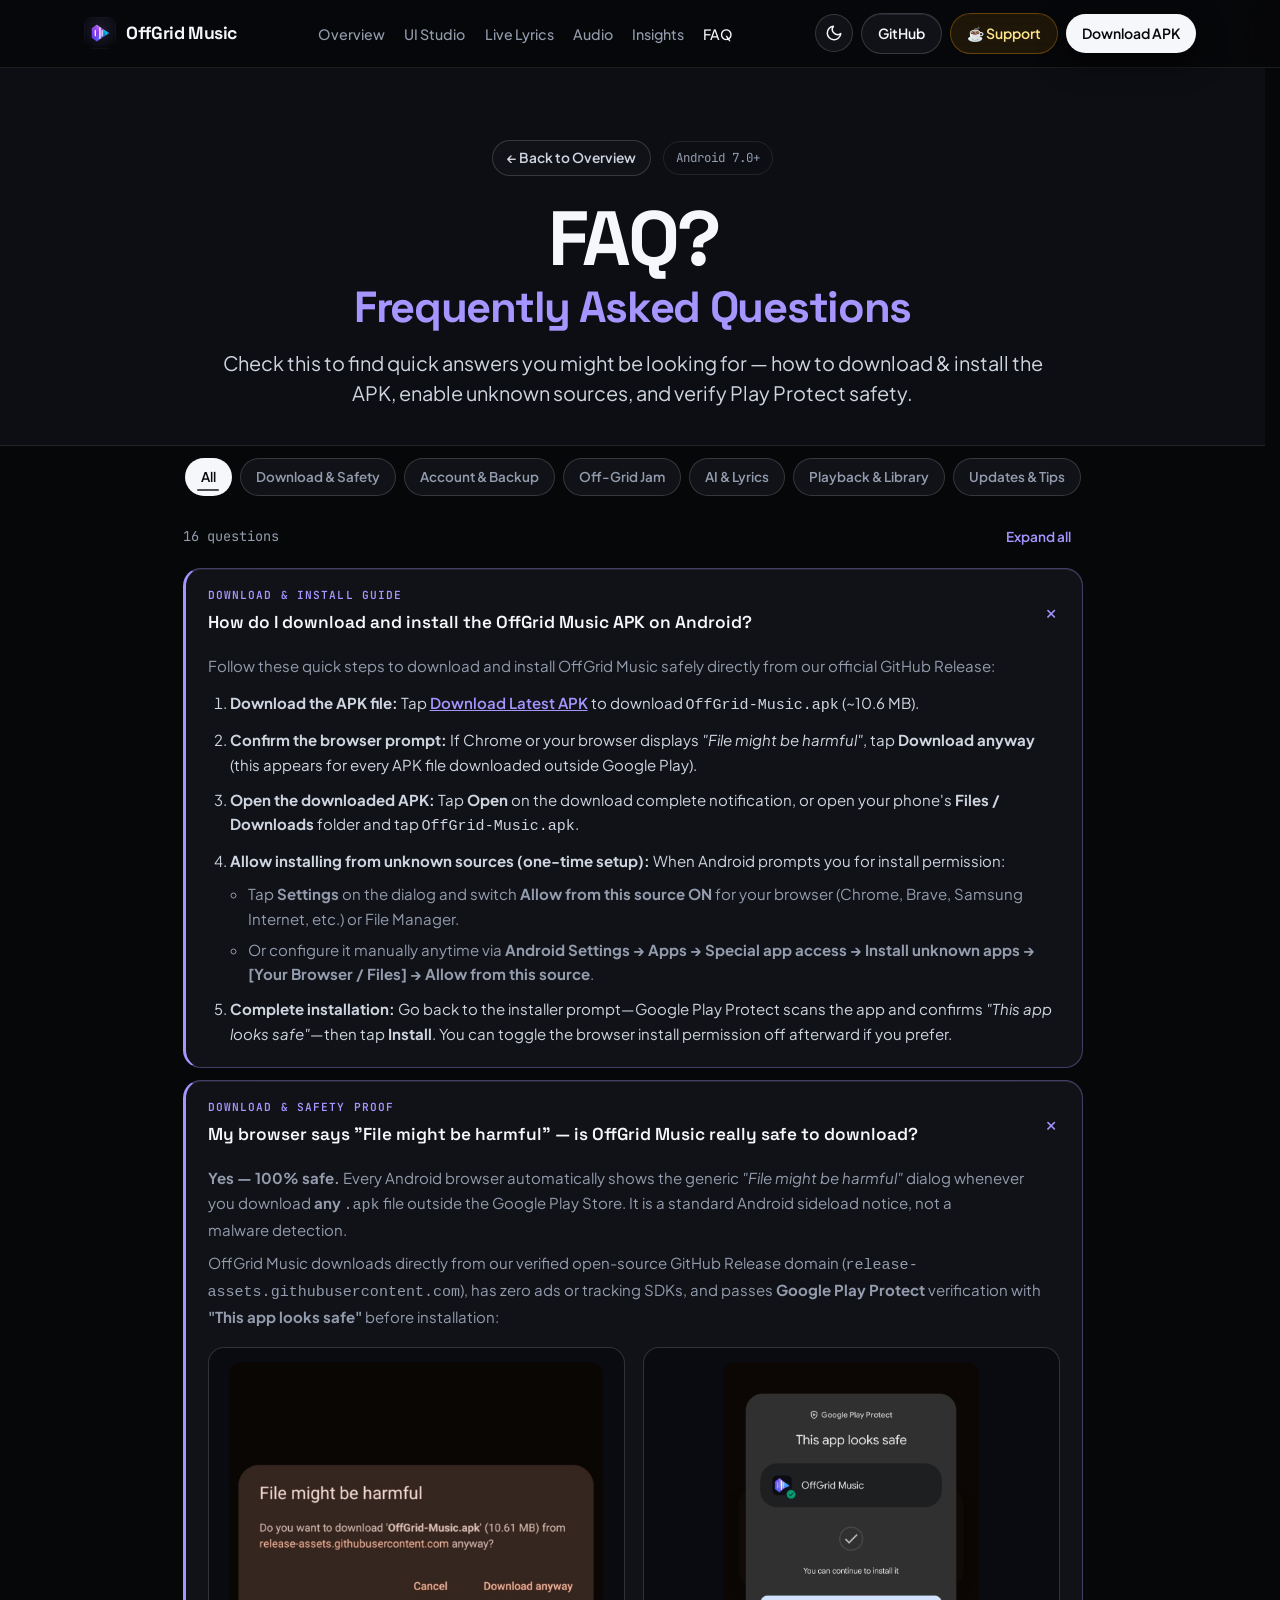
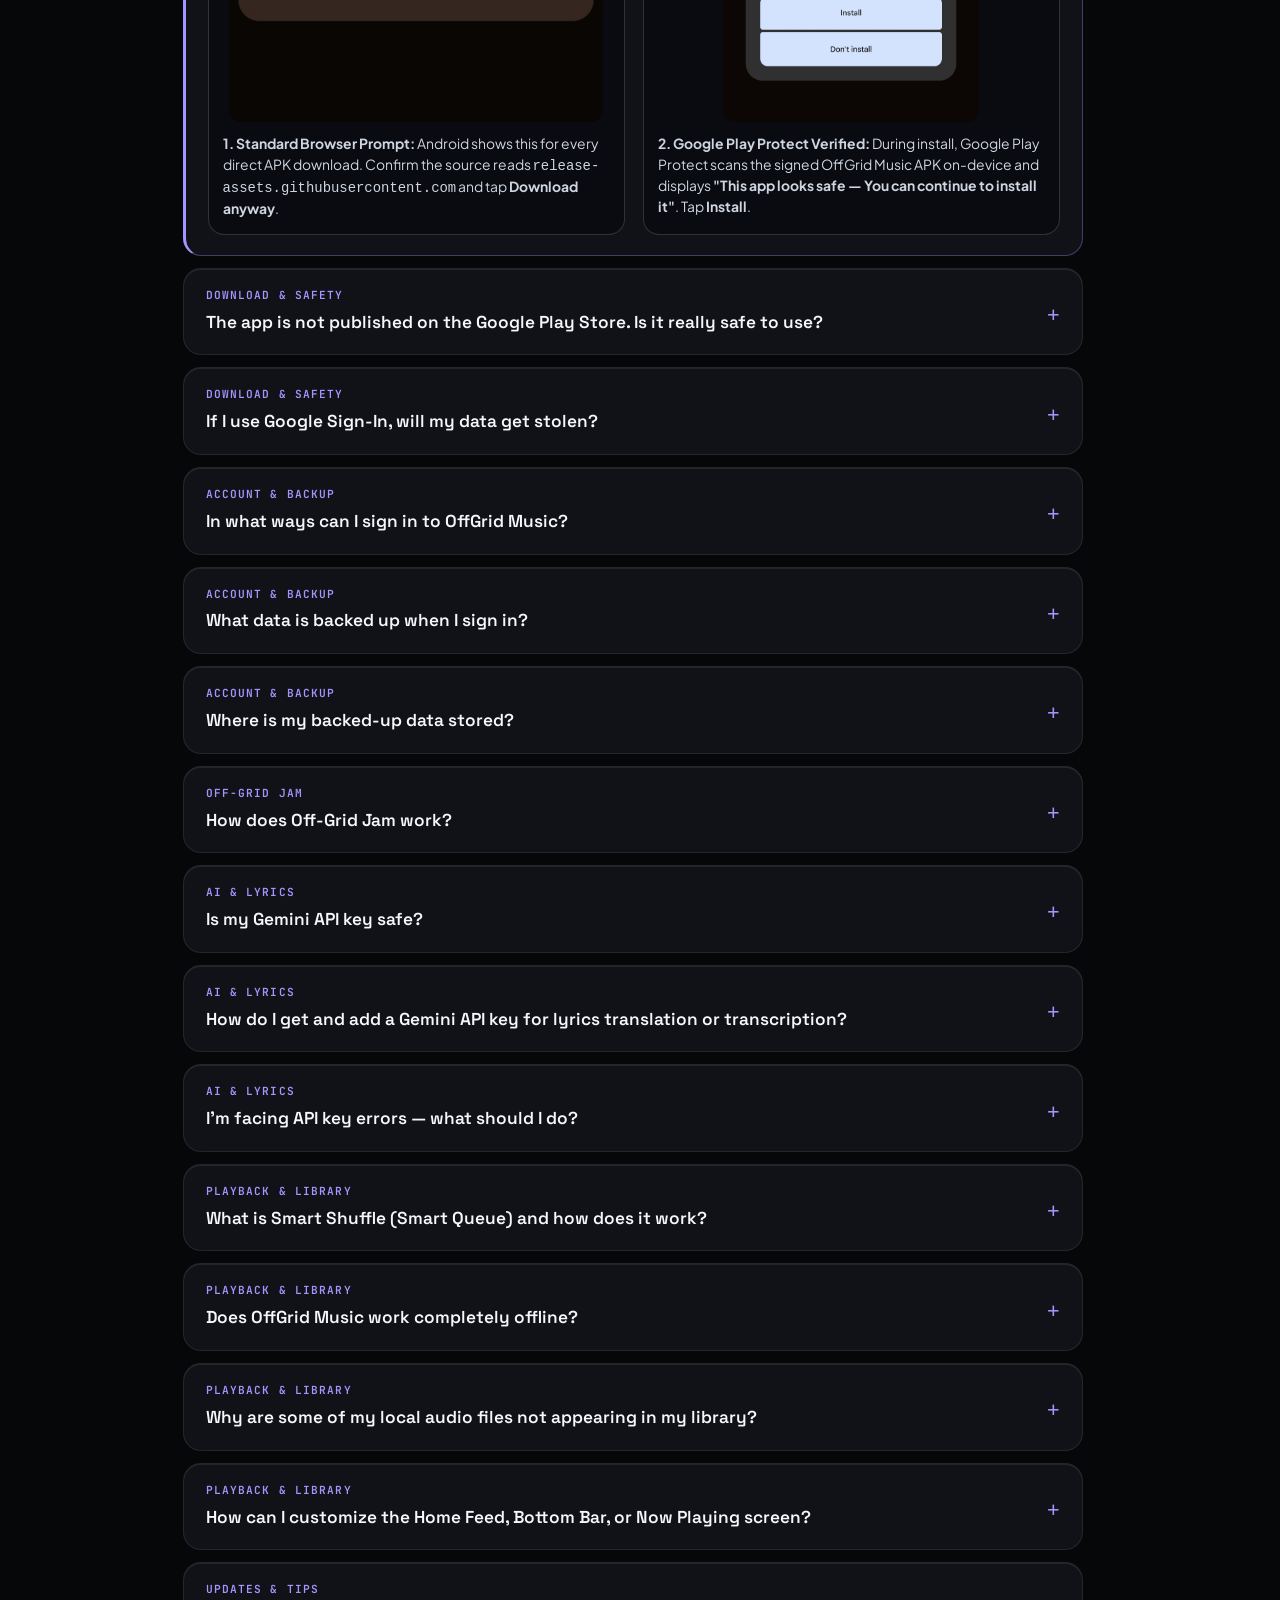
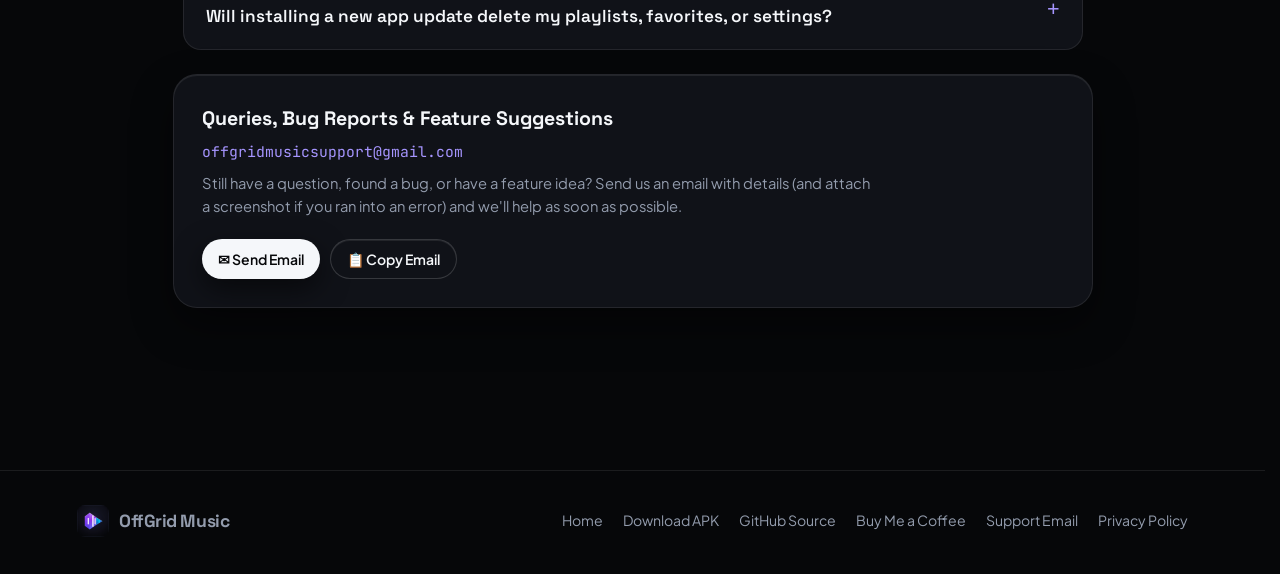
<file: faq.html>
<!DOCTYPE html>
<html lang="en" data-theme="dark">
<head>
  <meta charset="UTF-8">
  <meta name="viewport" content="width=device-width, initial-scale=1.0">
  <title>FAQ &amp; APK Install Guide — OffGrid Music</title>
  <meta name="description" content="How to download and install the OffGrid Music Android APK, enable Install Unknown Apps, understand browser warnings with Play Protect verification, and answers to 16 FAQs.">
  <meta name="keywords" content="OffGrid Music FAQ, download OffGrid Music APK, install APK unknown sources Android, File might be harmful APK safe, Google Play Protect OffGrid Music">
  <meta name="author" content="Paul00755">
  <meta name="robots" content="index, follow, max-image-preview:large, max-snippet:-1">
  <meta name="color-scheme" content="light dark">
  <meta name="theme-color" content="#060709" media="(prefers-color-scheme: dark)">
  <meta name="theme-color" content="#f5f6f8" media="(prefers-color-scheme: light)">
  <link rel="canonical" href="https://offgrid-music-web.pages.dev/faq.html">
  <link rel="icon" type="image/png" href="assets/brand/favicon.png">
  <link rel="apple-touch-icon" href="assets/brand/logo.png">

  <!-- Open Graph / Social Sharing -->
  <meta property="og:type" content="website">
  <meta property="og:locale" content="en_US">
  <meta property="og:site_name" content="OffGrid Music">
  <meta property="og:title" content="FAQ &amp; APK Install Guide — OffGrid Music">
  <meta property="og:description" content="Step-by-step APK download &amp; install guide, Play Protect verification proof, OffGrid Jam, Gemini AI Lyrics, cloud backup, and 16 FAQs.">
  <meta property="og:image" content="https://offgrid-music-web.pages.dev/assets/brand/og-cover.jpg">
  <meta property="og:image:type" content="image/jpeg">
  <meta property="og:image:width" content="1200">
  <meta property="og:image:height" content="630">
  <meta property="og:url" content="https://offgrid-music-web.pages.dev/faq.html">

  <!-- Twitter Card -->
  <meta name="twitter:card" content="summary_large_image">
  <meta name="twitter:title" content="FAQ &amp; APK Install Guide — OffGrid Music">
  <meta name="twitter:description" content="How to download and install OffGrid Music APK safely on Android, plus answers to 16 common questions.">
  <meta name="twitter:image" content="https://offgrid-music-web.pages.dev/assets/brand/og-cover.jpg">

  <!-- Fonts -->
  <link rel="preconnect" href="https://fonts.googleapis.com">
  <link rel="preconnect" href="https://fonts.gstatic.com" crossorigin>
  <link href="https://fonts.googleapis.com/css2?family=JetBrains+Mono:wght@400;500&family=Plus+Jakarta+Sans:wght@400;500;600;700&family=Space+Grotesk:wght@600;700&display=swap" rel="stylesheet">
  <link rel="stylesheet" href="css/styles.css?v=20261127r2">

  <!-- Structured Data: WebPage + Complete 16-Question FAQPage -->
  <script type="application/ld+json">
  {
    "@context": "https://schema.org",
    "@graph": [
      {
        "@type": "WebPage",
        "@id": "https://offgrid-music-web.pages.dev/faq.html#webpage",
        "url": "https://offgrid-music-web.pages.dev/faq.html",
        "name": "FAQ & APK Install Guide — OffGrid Music",
        "description": "Step-by-step Android APK installation guide and complete 16-question FAQ for OffGrid Music.",
        "inLanguage": "en"
      },
      {
        "@type": "FAQPage",
        "mainEntity": [
          {
            "@type": "Question",
            "name": "How do I download and install the OffGrid Music APK on Android?",
            "acceptedAnswer": {
              "@type": "Answer",
              "text": "1. Tap Download Latest APK to download OffGrid-Music.apk from GitHub Releases. 2. If your browser prompts 'File might be harmful', tap Download anyway. 3. Open the downloaded .apk file from your browser downloads or Files app. 4. When Android asks permission, tap Settings and turn Allow from this source ON for your browser or File Manager (or go to Android Settings -> Apps -> Special app access -> Install unknown apps -> Allow from this source). 5. Return to the installer and tap Install."
            }
          },
          {
            "@type": "Question",
            "name": "My browser says \"File might be harmful\" — is OffGrid Music really safe to download?",
            "acceptedAnswer": {
              "@type": "Answer",
              "text": "Yes. Every Android browser automatically shows the generic 'File might be harmful' warning whenever downloading any .apk outside the Google Play Store. OffGrid-Music.apk downloads directly from official open-source GitHub releases (release-assets.githubusercontent.com) with zero ads or trackers, and passes Google Play Protect verification with 'This app looks safe' before installation."
            }
          },
          {
            "@type": "Question",
            "name": "The app is not published on the Google Play Store. Is it really safe to use?",
            "acceptedAnswer": {
              "@type": "Answer",
              "text": "Yes. OffGrid Music is completely open source on GitHub with zero ads, zero trackers, and zero hidden permissions. Every APK is built and published transparently through GitHub Releases so anyone can inspect the source code and verify every build."
            }
          },
          {
            "@type": "Question",
            "name": "If I use Google Sign-In, will my data get stolen?",
            "acceptedAnswer": {
              "@type": "Answer",
              "text": "No. Google Sign-In is used solely to authenticate your optional cloud backup account. OffGrid Music never accesses your Gmail, Drive, or contacts, never sells data, and never uploads your local audio files."
            }
          },
          {
            "@type": "Question",
            "name": "In what ways can I sign in to OffGrid Music?",
            "acceptedAnswer": {
              "@type": "Answer",
              "text": "You can sign in with Google Sign-In or create an Email and Password account, or skip sign-in completely and use OffGrid Music 100% locally with no account required."
            }
          },
          {
            "@type": "Question",
            "name": "What data is backed up when I sign in?",
            "acceptedAnswer": {
              "@type": "Answer",
              "text": "Your Favorites, Custom Playlists, Smart Playlists, Listening Statistics and History, Synced Lyrics and Per-Song Timing Offsets, Folder Include/Exclude Rules, Custom Home Feed Configurations, and App Preferences (theme and audio EQ). Your actual MP3/FLAC music files and any personal Gemini API key are never uploaded."
            }
          },
          {
            "@type": "Question",
            "name": "Where is my backed-up data stored?",
            "acceptedAnswer": {
              "@type": "Answer",
              "text": "Backups are stored as an encrypted cloud snapshot tied strictly to your authenticated Firebase account. You can trigger Backup Now, Sync / Restore Now, or schedule automatic Daily, Weekly, or Monthly backups, or export local JSON backups anytime."
            }
          },
          {
            "@type": "Question",
            "name": "How does Off-Grid Jam work?",
            "acceptedAnswer": {
              "@type": "Answer",
              "text": "OffGrid Jam lets 2 to 10 friends listen in real-time sync. Host a room and share the Invite Code, Invite Link, or QR Code. Participants stay synced to playback, and approved local songs (up to 25 MB) can be shared directly device-to-device without uploading your library to cloud storage."
            }
          },
          {
            "@type": "Question",
            "name": "Is my Gemini API key safe?",
            "acceptedAnswer": {
              "@type": "Answer",
              "text": "Yes. AI Lyrics Studio is turned off by default. If you choose to connect your own Gemini API key, it is stored encrypted strictly on your device and is excluded from all cloud backups and diagnostics exports."
            }
          },
          {
            "@type": "Question",
            "name": "How do I get and add a Gemini API key for lyrics translation or transcription?",
            "acceptedAnswer": {
              "@type": "Answer",
              "text": "Create a free API key in Google AI Studio, open OffGrid Music Settings -> Lyrics & AI Studio, enable Optional Gemini AI Lyrics Studio, and paste your key. Once active, you can translate synced lyrics into English, Tamil/Tanglish, Hindi, or Malayalam, or transcribe audio into timestamped .lrc lyrics with one-tap Undo."
            }
          },
          {
            "@type": "Question",
            "name": "I'm facing API key errors — what should I do?",
            "acceptedAnswer": {
              "@type": "Answer",
              "text": "Double-check that your key has no extra spaces, has not hit its free-tier rate limit in Google AI Studio, and that your device has an active internet connection when running AI translation or transcription. If the issue persists, generate a fresh key or email offgridmusicsupport@gmail.com with a screenshot."
            }
          },
          {
            "@type": "Question",
            "name": "What is Smart Shuffle (Smart Queue) and how does it work?",
            "acceptedAnswer": {
              "@type": "Answer",
              "text": "Smart Shuffle and Sonic DNA Radio analyze your library and currently playing track's vibe to build fresh, balanced queues without repeating the same handful of songs back-to-back, while keeping full 1:1 drag-and-drop control over your Up Next queue."
            }
          },
          {
            "@type": "Question",
            "name": "Does OffGrid Music work completely offline?",
            "acceptedAnswer": {
              "@type": "Answer",
              "text": "Yes. Playing local music across 12 formats including MP3, FLAC, OPUS, WAV, M4A, and AIFF, synced .lrc lyrics, 5-Band EQ, Wrapped Stats, Playlists, and Home Screen Widgets all work 100% offline."
            }
          },
          {
            "@type": "Question",
            "name": "Why are some of my local audio files not appearing in my library?",
            "acceptedAnswer": {
              "@type": "Answer",
              "text": "Check two settings in Library & Scanner: (1) Short Audio Clip Filter (set between 0-180s to hide ringtones/voice notes — lower it if short tracks are filtered out), and (2) Folder Include / Exclude Rules to ensure the folder containing your songs is included, then tap refresh or run a scan."
            }
          },
          {
            "@type": "Question",
            "name": "How can I customize the Home Feed, Bottom Bar, or Now Playing screen?",
            "acceptedAnswer": {
              "@type": "Answer",
              "text": "Open Settings -> Screen Layout Studio to preview and switch between 4 Now Playing, 4 Home, 4 Playlists, and 3 Lyrics UI layouts (including Combo View). In Appearance & Home Feed settings, you can also show/hide/reorder Home sections, rearrange the 5 bottom bar tabs, and pick from 7 waveform styles and 4 mini-player styles."
            }
          },
          {
            "@type": "Question",
            "name": "Will installing a new app update delete my playlists, favorites, or settings?",
            "acceptedAnswer": {
              "@type": "Answer",
              "text": "No. Install any newer OffGrid Music APK directly over your existing app without uninstalling first. All of your playlists, favorites, synced lyrics offsets, custom cover art, listening stats, and settings stay right where you left them."
            }
          }
        ]
      }
    ]
  }
  </script>
</head>
<body>

  <!-- Sticky Top Navigation Bar -->
  <header class="site-nav" id="site-nav">
    <div class="container nav-inner">
      <a href="index.html" class="brand" aria-label="OffGrid Music Home">
        <img src="assets/brand/logo.png" alt="OffGrid Music App Icon" width="34" height="34">
        <span>OffGrid Music</span>
      </a>

      <nav aria-label="Primary Navigation">
        <ul class="nav-links">
          <li><a href="index.html#highlights">Overview</a></li>
          <li><a href="index.html#ui-studio">UI Studio</a></li>
          <li><a href="index.html#live-lyrics">Live Lyrics</a></li>
          <li><a href="index.html#audio-engine">Audio</a></li>
          <li><a href="index.html#insights">Insights</a></li>
          <li><a href="faq.html" class="active" aria-current="page">FAQ</a></li>
        </ul>
      </nav>

      <div class="nav-actions">
        <button type="button" class="theme-toggle" data-theme-toggle aria-label="Switch between dark and light mode" title="Toggle Dark / Light Mode">
          <svg class="icon-moon" aria-hidden="true" width="18" height="18" viewBox="0 0 24 24" fill="none" stroke="currentColor" stroke-width="2" stroke-linecap="round" stroke-linejoin="round">
            <path d="M21 12.79A9 9 0 1 1 11.21 3 7 7 0 0 0 21 12.79z"></path>
          </svg>
          <svg class="icon-sun" aria-hidden="true" width="18" height="18" viewBox="0 0 24 24" fill="none" stroke="currentColor" stroke-width="2" stroke-linecap="round" stroke-linejoin="round">
            <circle cx="12" cy="12" r="5"></circle>
            <line x1="12" y1="1" x2="12" y2="3"></line>
            <line x1="12" y1="21" x2="12" y2="23"></line>
            <line x1="4.22" y1="4.22" x2="5.64" y2="5.64"></line>
            <line x1="18.36" y1="18.36" x2="19.78" y2="19.78"></line>
            <line x1="1" y1="12" x2="3" y2="12"></line>
            <line x1="21" y1="12" x2="23" y2="12"></line>
            <line x1="4.22" y1="19.78" x2="5.64" y2="18.36"></line>
            <line x1="18.36" y1="5.64" x2="19.78" y2="4.22"></line>
          </svg>
        </button>
        <a href="https://github.com/Paul00755/OffGrid-Music" target="_blank" rel="noopener noreferrer" class="btn btn-ghost">
          GitHub
        </a>
        <a href="https://buymeacoffee.com/paulrajmes9" data-bmc-link target="_blank" rel="noopener noreferrer" class="btn btn-coffee">
          ☕ Support
        </a>
        <a href="https://github.com/Paul00755/OffGrid-Music/releases/latest" data-apk-download target="_blank" rel="noopener noreferrer" class="btn btn-primary">
          Download APK
        </a>
        <button type="button" class="nav-toggle" id="nav-toggle" aria-label="Toggle navigation menu" aria-expanded="false">
          <svg aria-hidden="true" width="20" height="20" viewBox="0 0 24 24" fill="none" stroke="currentColor" stroke-width="2" stroke-linecap="round">
            <line x1="3" y1="7" x2="21" y2="7"></line>
            <line x1="3" y1="12" x2="21" y2="12"></line>
            <line x1="3" y1="17" x2="21" y2="17"></line>
          </svg>
        </button>
      </div>
    </div>
    <div class="scroll-progress-bar" aria-hidden="true"></div>
  </header>

  <!-- Mobile Navigation Drawer -->
  <div class="mobile-drawer" id="mobile-drawer">
    <a href="index.html">← Back to Website</a>
    <a href="index.html#ui-studio">15 UI Layouts</a>
    <a href="index.html#live-lyrics">Live Lyrics &amp; Widgets</a>
    <a href="index.html#audio-engine">Audio Engine</a>
    <a href="index.html#insights">Wrapped Stats &amp; Cloud</a>
    <a href="faq.html">FAQ &amp; APK Guide</a>
    <div class="drawer-ctas">
      <a href="https://github.com/Paul00755/OffGrid-Music/releases/latest" data-apk-download target="_blank" rel="noopener noreferrer" class="btn btn-primary">Download APK</a>
      <a href="https://github.com/Paul00755/OffGrid-Music" target="_blank" rel="noopener noreferrer" class="btn btn-ghost">GitHub Repo</a>
      <a href="https://buymeacoffee.com/paulrajmes9" data-bmc-link target="_blank" rel="noopener noreferrer" class="btn btn-coffee">☕ Buy Me a Coffee</a>
    </div>
  </div>

  <main>

    <!-- FAQ Page Header -->
    <section class="faq-page-hero">
      <div class="container faq-hero-inner">
        <div class="faq-page-actions">
          <a href="index.html" class="faq-back-link">← Back to Overview</a>
          <span class="faq-version-tag mono" data-apk-version>Android 7.0+</span>
        </div>
        <h1 class="faq-page-title">
          <span class="faq-page-kicker">FAQ?</span>
          <span class="faq-page-heading">Frequently Asked Questions</span>
        </h1>
        <p class="faq-page-sub">Check this to find quick answers you might be looking for — how to download &amp; install the APK, enable unknown sources, and verify Play Protect safety.</p>
      </div>
    </section>

    <!-- Complete 16-Question Categorized FAQ + Support Email Card -->
    <section class="section" id="faq-content" style="padding-top: 12px;">
      <div class="container">
        <div class="faq-toolbar">
          <div class="faq-filter-bar" role="tablist" aria-label="FAQ Categories">
            <button type="button" class="faq-filter-btn active" role="tab" aria-selected="true" tabindex="0" data-faq-filter="all">All</button>
            <button type="button" class="faq-filter-btn" role="tab" aria-selected="false" tabindex="-1" data-faq-filter="install">Download &amp; Safety</button>
            <button type="button" class="faq-filter-btn" role="tab" aria-selected="false" tabindex="-1" data-faq-filter="account">Account &amp; Backup</button>
            <button type="button" class="faq-filter-btn" role="tab" aria-selected="false" tabindex="-1" data-faq-filter="jam">Off-Grid Jam</button>
            <button type="button" class="faq-filter-btn" role="tab" aria-selected="false" tabindex="-1" data-faq-filter="ai">AI &amp; Lyrics</button>
            <button type="button" class="faq-filter-btn" role="tab" aria-selected="false" tabindex="-1" data-faq-filter="playback">Playback &amp; Library</button>
            <button type="button" class="faq-filter-btn" role="tab" aria-selected="false" tabindex="-1" data-faq-filter="updates">Updates &amp; Tips</button>
          </div>
        </div>

        <div class="faq-meta-row">
          <span class="mono" id="faq-count">16 questions</span>
          <button type="button" class="faq-expand-btn" id="faq-expand-all">Expand all</button>
        </div>

        <div class="faq-list">

          <!-- Step-by-step APK Download & Install Workflow -->
          <details class="faq-item faq-featured" data-faq-cat="install" open>
            <summary>
              <div class="faq-q-wrap">
                <span class="faq-cat-label">Download &amp; Install Guide</span>
                <span class="faq-q-text">How do I download and install the OffGrid Music APK on Android?</span>
              </div>
            </summary>
            <div class="faq-answer">
              <p>Follow these quick steps to download and install OffGrid Music safely directly from our official GitHub Release:</p>
              <ol class="faq-steps-list">
                <li><strong>Download the APK file:</strong> Tap <a href="https://github.com/Paul00755/OffGrid-Music/releases/latest" data-apk-download target="_blank" rel="noopener noreferrer" class="faq-inline-link">Download Latest APK</a> to download <code>OffGrid-Music.apk</code> (~10.6 MB).</li>
                <li><strong>Confirm the browser prompt:</strong> If Chrome or your browser displays <em>"File might be harmful"</em>, tap <strong>Download anyway</strong> (this appears for every APK file downloaded outside Google Play).</li>
                <li><strong>Open the downloaded APK:</strong> Tap <strong>Open</strong> on the download complete notification, or open your phone's <strong>Files / Downloads</strong> folder and tap <code>OffGrid-Music.apk</code>.</li>
                <li>
                  <strong>Allow installing from unknown sources (one-time setup):</strong> When Android prompts you for install permission:
                  <ul class="faq-substeps">
                    <li>Tap <strong>Settings</strong> on the dialog and switch <strong>Allow from this source</strong> <strong>ON</strong> for your browser (Chrome, Brave, Samsung Internet, etc.) or File Manager.</li>
                    <li>Or configure it manually anytime via <strong>Android Settings → Apps → Special app access → Install unknown apps → [Your Browser / Files] → Allow from this source</strong>.</li>
                  </ul>
                </li>
                <li><strong>Complete installation:</strong> Go back to the installer prompt—Google Play Protect scans the app and confirms <em>"This app looks safe"</em>—then tap <strong>Install</strong>. You can toggle the browser install permission off afterward if you prefer.</li>
              </ol>
            </div>
          </details>

          <!-- Browser "File might be harmful" + Play Protect Scan Pass Images -->
          <details class="faq-item faq-featured" data-faq-cat="install" open>
            <summary>
              <div class="faq-q-wrap">
                <span class="faq-cat-label">Download &amp; Safety Proof</span>
                <span class="faq-q-text">My browser says "File might be harmful" — is OffGrid Music really safe to download?</span>
              </div>
            </summary>
            <div class="faq-answer">
              <p><strong>Yes — 100% safe.</strong> Every Android browser automatically shows the generic <em>"File might be harmful"</em> dialog whenever you download <strong>any</strong> <code>.apk</code> file outside the Google Play Store. It is a standard Android sideload notice, not a malware detection.</p>
              <p style="margin-top: 8px;">OffGrid Music downloads directly from our verified open-source GitHub Release domain (<code>release-assets.githubusercontent.com</code>), has zero ads or tracking SDKs, and passes <strong>Google Play Protect</strong> verification with <strong>"This app looks safe"</strong> before installation:</p>

              <div class="faq-evidence-grid">
                <figure class="faq-evidence-card">
                  <img src="assets/faq/apk-browser-warning.jpg" alt="Android browser dialog showing File might be harmful with Cancel and Download anyway options for OffGrid-Music.apk from release-assets.githubusercontent.com" width="1024" height="988" decoding="async">
                  <figcaption><strong>1. Standard Browser Prompt:</strong> Android shows this for every direct APK download. Confirm the source reads <code>release-assets.githubusercontent.com</code> and tap <strong>Download anyway</strong>.</figcaption>
                </figure>

                <figure class="faq-evidence-card">
                  <img src="assets/faq/apk-play-protect-safe.png" alt="Google Play Protect verification dialog displaying This app looks safe for OffGrid Music with Install and Don't install buttons" width="731" height="1024" decoding="async">
                  <figcaption><strong>2. Google Play Protect Verified:</strong> During install, Google Play Protect scans the signed OffGrid Music APK on-device and displays <strong>"This app looks safe — You can continue to install it"</strong>. Tap <strong>Install</strong>.</figcaption>
                </figure>
              </div>
            </div>
          </details>

          <!-- Open-source Play Store question -->
          <details class="faq-item" data-faq-cat="install">
            <summary>
              <div class="faq-q-wrap">
                <span class="faq-cat-label">Download &amp; Safety</span>
                <span class="faq-q-text">The app is not published on the Google Play Store. Is it really safe to use?</span>
              </div>
            </summary>
            <div class="faq-answer">Yes. OffGrid Music is completely open source on GitHub with zero ads, zero trackers, and zero hidden permissions. Every APK is built and published transparently through GitHub Releases so anyone can inspect the source code and verify every build.</div>
          </details>

          <details class="faq-item" data-faq-cat="install">
            <summary>
              <div class="faq-q-wrap">
                <span class="faq-cat-label">Download &amp; Safety</span>
                <span class="faq-q-text">If I use Google Sign-In, will my data get stolen?</span>
              </div>
            </summary>
            <div class="faq-answer">No. Google Sign-In is used solely to authenticate your optional cloud backup account. OffGrid Music never accesses your Gmail, Drive, or contacts, never sells data, and never uploads your local audio files.</div>
          </details>

          <details class="faq-item" data-faq-cat="account">
            <summary>
              <div class="faq-q-wrap">
                <span class="faq-cat-label">Account &amp; Backup</span>
                <span class="faq-q-text">In what ways can I sign in to OffGrid Music?</span>
              </div>
            </summary>
            <div class="faq-answer">You can sign in with <strong>Google Sign-In</strong> or create an <strong>Email &amp; Password</strong> account—or skip sign-in completely and use OffGrid Music 100% locally with no account required.</div>
          </details>

          <details class="faq-item" data-faq-cat="account">
            <summary>
              <div class="faq-q-wrap">
                <span class="faq-cat-label">Account &amp; Backup</span>
                <span class="faq-q-text">What data is backed up when I sign in?</span>
              </div>
            </summary>
            <div class="faq-answer">Your Favorites, Custom Playlists, Smart Playlists, Listening Statistics &amp; History, Synced Lyrics &amp; Per-Song Timing Offsets, Folder Include/Exclude Rules, Custom Home Feed Configurations, and App Preferences (theme &amp; audio EQ). Your actual MP3/FLAC music files and any personal Gemini API key are never uploaded.</div>
          </details>

          <details class="faq-item" data-faq-cat="account">
            <summary>
              <div class="faq-q-wrap">
                <span class="faq-cat-label">Account &amp; Backup</span>
                <span class="faq-q-text">Where is my backed-up data stored?</span>
              </div>
            </summary>
            <div class="faq-answer">Backups are stored as an encrypted cloud snapshot tied strictly to your authenticated Firebase account. You can trigger <strong>Backup Now</strong>, <strong>Sync / Restore Now</strong>, or schedule automatic Daily, Weekly, or Monthly backups—or export local JSON backups anytime.</div>
          </details>

          <details class="faq-item" data-faq-cat="jam">
            <summary>
              <div class="faq-q-wrap">
                <span class="faq-cat-label">Off-Grid Jam</span>
                <span class="faq-q-text">How does Off-Grid Jam work?</span>
              </div>
            </summary>
            <div class="faq-answer">OffGrid Jam lets 2 to 10 friends listen in real-time sync. Host a room and share the Invite Code, Invite Link, or QR Code. Participants stay synced to playback, and approved local songs (up to 25 MB) can be shared directly device-to-device without uploading your library to cloud storage.</div>
          </details>

          <details class="faq-item" data-faq-cat="ai">
            <summary>
              <div class="faq-q-wrap">
                <span class="faq-cat-label">AI &amp; Lyrics</span>
                <span class="faq-q-text">Is my Gemini API key safe?</span>
              </div>
            </summary>
            <div class="faq-answer">Yes. AI Lyrics Studio is turned off by default. If you choose to connect your own Gemini API key, it is stored encrypted strictly on your device and is excluded from all cloud backups and diagnostics exports.</div>
          </details>

          <details class="faq-item" data-faq-cat="ai">
            <summary>
              <div class="faq-q-wrap">
                <span class="faq-cat-label">AI &amp; Lyrics</span>
                <span class="faq-q-text">How do I get and add a Gemini API key for lyrics translation or transcription?</span>
              </div>
            </summary>
            <div class="faq-answer">Create a free API key in Google AI Studio, open OffGrid Music Settings → Lyrics &amp; AI Studio, enable Optional Gemini AI Lyrics Studio, and paste your key. Once active, you can translate synced lyrics into English, Tamil/Tanglish, Hindi, or Malayalam—or transcribe audio into timestamped <code>.lrc</code> lyrics with one-tap Undo.</div>
          </details>

          <details class="faq-item" data-faq-cat="ai">
            <summary>
              <div class="faq-q-wrap">
                <span class="faq-cat-label">AI &amp; Lyrics</span>
                <span class="faq-q-text">I'm facing API key errors — what should I do?</span>
              </div>
            </summary>
            <div class="faq-answer">Double-check that your key has no extra spaces, hasn't hit its free-tier rate limit in Google AI Studio, and that your device has an active internet connection when running AI translation/transcription. If the issue persists, generate a fresh key or email us a screenshot at <strong>offgridmusicsupport@gmail.com</strong>.</div>
          </details>

          <details class="faq-item" data-faq-cat="playback">
            <summary>
              <div class="faq-q-wrap">
                <span class="faq-cat-label">Playback &amp; Library</span>
                <span class="faq-q-text">What is Smart Shuffle (Smart Queue) and how does it work?</span>
              </div>
            </summary>
            <div class="faq-answer">Smart Shuffle and Sonic DNA Radio analyze your library and currently playing track's vibe to build fresh, balanced queues without repeating the same handful of songs back-to-back—while keeping full 1:1 drag-and-drop control over your Up Next queue.</div>
          </details>

          <details class="faq-item" data-faq-cat="playback">
            <summary>
              <div class="faq-q-wrap">
                <span class="faq-cat-label">Playback &amp; Library</span>
                <span class="faq-q-text">Does OffGrid Music work completely offline?</span>
              </div>
            </summary>
            <div class="faq-answer">Yes! Playing local music (across 12 formats including MP3, FLAC, OPUS, WAV, M4A, and AIFF), synced <code>.lrc</code> lyrics, 5-Band EQ, Wrapped Stats, Playlists, and Home Screen Widgets all work 100% offline—perfect for flights, commutes, and off-grid listening.</div>
          </details>

          <details class="faq-item" data-faq-cat="playback">
            <summary>
              <div class="faq-q-wrap">
                <span class="faq-cat-label">Playback &amp; Library</span>
                <span class="faq-q-text">Why are some of my local audio files not appearing in my library?</span>
              </div>
            </summary>
            <div class="faq-answer">Check two settings in Library &amp; Scanner: (1) <strong>Short Audio Clip Filter</strong> (set between 0–180s to hide ringtones/voice notes—lower it if short tracks are filtered out), and (2) <strong>Folder Include / Exclude Rules</strong> to ensure the folder containing your songs is included, then tap refresh or run a scan.</div>
          </details>

          <details class="faq-item" data-faq-cat="playback">
            <summary>
              <div class="faq-q-wrap">
                <span class="faq-cat-label">Playback &amp; Library</span>
                <span class="faq-q-text">How can I customize the Home Feed, Bottom Bar, or Now Playing screen?</span>
              </div>
            </summary>
            <div class="faq-answer">Open <strong>Settings → Screen Layout Studio</strong> to preview and switch between 4 Now Playing, 4 Home, 4 Playlists, and 3 Lyrics UI layouts (including Combo View). In Appearance &amp; Home Feed settings, you can also show/hide/reorder Home sections, rearrange the 5 bottom bar tabs, and pick from 7 waveform styles and 4 mini-player styles.</div>
          </details>

          <details class="faq-item" data-faq-cat="updates">
            <summary>
              <div class="faq-q-wrap">
                <span class="faq-cat-label">Updates &amp; Tips</span>
                <span class="faq-q-text">Will installing a new app update delete my playlists, favorites, or settings?</span>
              </div>
            </summary>
            <div class="faq-answer">No. Install any newer OffGrid Music APK directly over your existing app—do not uninstall first. All of your playlists, favorites, synced lyrics offsets, custom cover art, listening stats, and settings stay right where you left them.</div>
          </details>
        </div>

        <!-- Queries, Bug Reports & Feature Suggestions Card -->
        <div class="support-card reveal-up">
          <div class="support-card-text">
            <h3>Queries, Bug Reports &amp; Feature Suggestions</h3>
            <a href="mailto:offgridmusicsupport@gmail.com?subject=OffGrid%20Music%20Support" class="support-email-address">offgridmusicsupport@gmail.com</a>
            <p>Still have a question, found a bug, or have a feature idea? Send us an email with details (and attach a screenshot if you ran into an error) and we'll help as soon as possible.</p>
          </div>
          <div class="support-card-actions">
            <a href="mailto:offgridmusicsupport@gmail.com?subject=OffGrid%20Music%20Support" class="btn btn-primary">✉ Send Email</a>
            <button type="button" class="btn btn-ghost" id="copy-email-btn">📋 Copy Email</button>
          </div>
        </div>
      </div>
    </section>

  </main>

  <button type="button" class="back-to-top" id="back-to-top" aria-label="Back to top" title="Back to top">
    <svg aria-hidden="true" width="18" height="18" viewBox="0 0 24 24" fill="none" stroke="currentColor" stroke-width="2.2" stroke-linecap="round" stroke-linejoin="round">
      <polyline points="18 15 12 9 6 15"></polyline>
    </svg>
  </button>

  <!-- Footer -->
  <footer class="site-footer">
    <div class="container footer-inner">
      <div class="brand">
        <img src="assets/brand/logo.png" alt="OffGrid Music Icon" width="28" height="28">
        <span>OffGrid Music</span>
      </div>
      <div class="footer-links">
        <a href="index.html">Home</a>
        <a href="https://github.com/Paul00755/OffGrid-Music/releases/latest" data-apk-download target="_blank" rel="noopener noreferrer">Download APK</a>
        <a href="https://github.com/Paul00755/OffGrid-Music" target="_blank" rel="noopener noreferrer">GitHub Source</a>
        <a href="https://buymeacoffee.com/paulrajmes9" data-bmc-link target="_blank" rel="noopener noreferrer">Buy Me a Coffee</a>
        <a href="mailto:offgridmusicsupport@gmail.com">Support Email</a>
        <a href="privacy.html">Privacy Policy</a>
      </div>
    </div>
  </footer>

  <script src="js/app.js?v=20261127r2" defer></script>
</body>
</html>
</file>
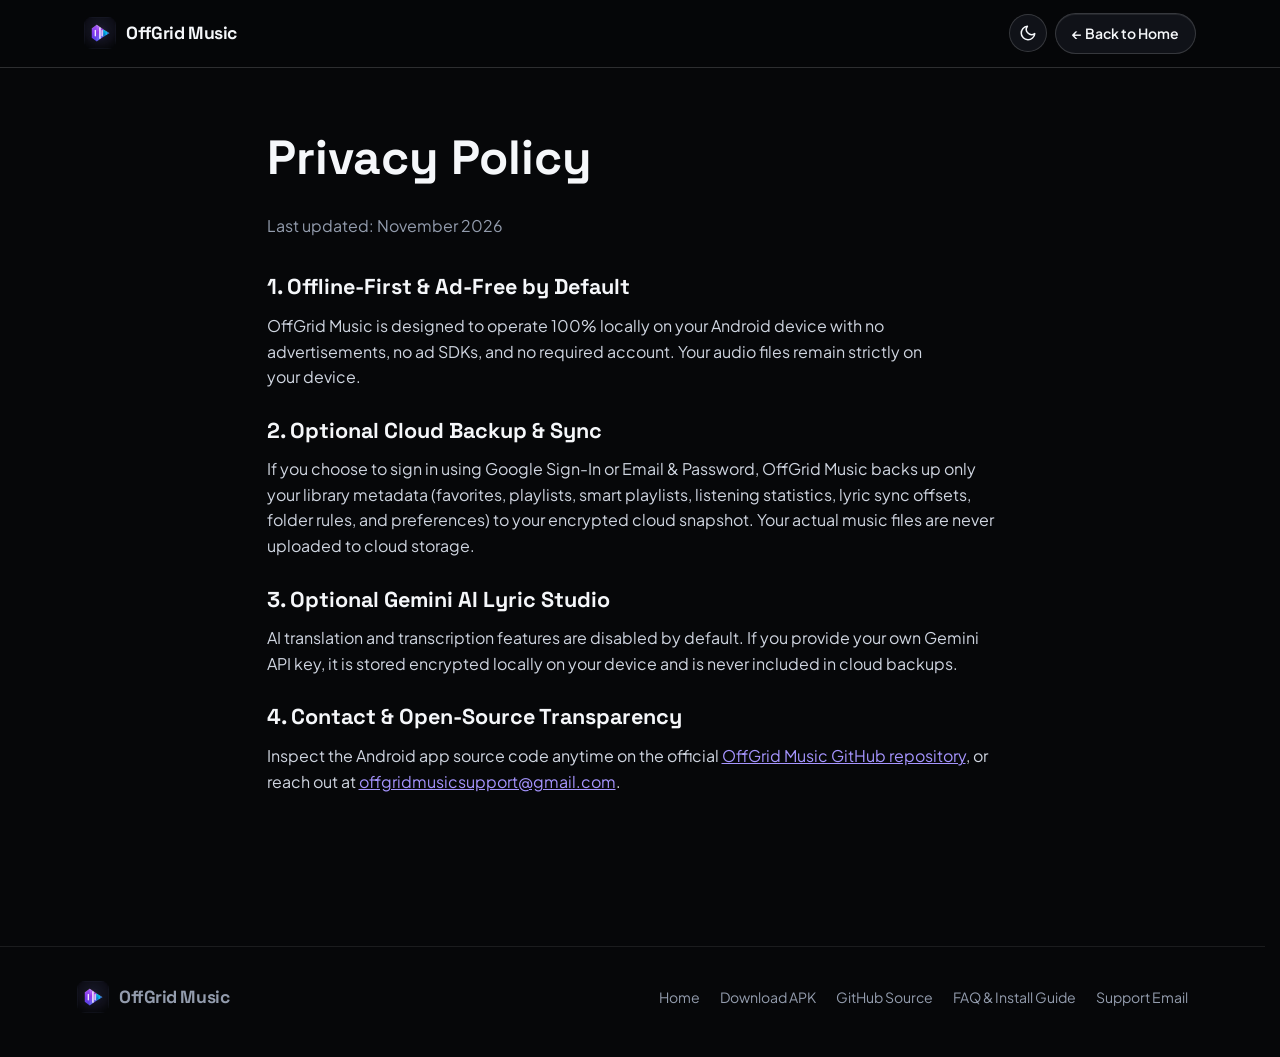
<file: privacy.html>
<!DOCTYPE html>
<html lang="en" data-theme="dark">
<head>
  <meta charset="UTF-8">
  <meta name="viewport" content="width=device-width, initial-scale=1.0">
  <title>Privacy Policy — OffGrid Music</title>
  <meta name="description" content="Privacy Policy for OffGrid Music: offline-first, ad-free local playback, optional encrypted cloud backup, and on-device encrypted Gemini API key handling.">
  <meta name="robots" content="index, follow">
  <meta name="color-scheme" content="light dark">
  <meta name="theme-color" content="#060709" media="(prefers-color-scheme: dark)">
  <meta name="theme-color" content="#f5f6f8" media="(prefers-color-scheme: light)">
  <link rel="canonical" href="https://offgrid-music-web.pages.dev/privacy.html">
  <link rel="icon" type="image/png" href="assets/brand/favicon.png">
  <link rel="apple-touch-icon" href="assets/brand/logo.png">
  <meta property="og:type" content="website">
  <meta property="og:site_name" content="OffGrid Music">
  <meta property="og:title" content="Privacy Policy — OffGrid Music">
  <meta property="og:description" content="How OffGrid Music keeps your local audio files private, ad-free, and offline-first with optional encrypted backups.">
  <meta property="og:url" content="https://offgrid-music-web.pages.dev/privacy.html">
  <meta property="og:image" content="https://offgrid-music-web.pages.dev/assets/brand/og-cover.jpg">
  <meta name="twitter:card" content="summary_large_image">
  <link rel="preconnect" href="https://fonts.googleapis.com">
  <link rel="preconnect" href="https://fonts.gstatic.com" crossorigin>
  <link href="https://fonts.googleapis.com/css2?family=Plus+Jakarta+Sans:wght@400;500;600;700&family=Space+Grotesk:wght@600;700&display=swap" rel="stylesheet">
  <link rel="stylesheet" href="css/styles.css?v=20261127r2">
</head>
<body>
  <header class="site-nav scrolled">
    <div class="container nav-inner">
      <a href="index.html" class="brand">
        <img src="assets/brand/logo.png" alt="OffGrid Music" width="34" height="34">
        <span>OffGrid Music</span>
      </a>
      <div class="nav-actions">
        <button class="theme-toggle" data-theme-toggle aria-label="Switch between dark and light mode">
          <svg class="icon-moon" width="18" height="18" viewBox="0 0 24 24" fill="none" stroke="currentColor" stroke-width="2" stroke-linecap="round" stroke-linejoin="round"><path d="M21 12.79A9 9 0 1 1 11.21 3 7 7 0 0 0 21 12.79z"></path></svg>
          <svg class="icon-sun" width="18" height="18" viewBox="0 0 24 24" fill="none" stroke="currentColor" stroke-width="2" stroke-linecap="round" stroke-linejoin="round"><circle cx="12" cy="12" r="5"></circle><line x1="12" y1="1" x2="12" y2="3"></line><line x1="12" y1="21" x2="12" y2="23"></line><line x1="4.22" y1="4.22" x2="5.64" y2="5.64"></line><line x1="18.36" y1="18.36" x2="19.78" y2="19.78"></line><line x1="1" y1="12" x2="3" y2="12"></line><line x1="21" y1="12" x2="23" y2="12"></line><line x1="4.22" y1="19.78" x2="5.64" y2="18.36"></line><line x1="18.36" y1="5.64" x2="19.78" y2="4.22"></line></svg>
        </button>
        <a href="index.html" class="btn btn-ghost">← Back to Home</a>
      </div>
    </div>
  </header>

  <main class="container" style="padding: 120px 24px 80px; max-width: 780px;">
    <h1 style="font-family: 'Space Grotesk', sans-serif; font-size: clamp(2rem, 4vw, 3rem); margin-bottom: 16px;">Privacy Policy</h1>
    <p style="color: var(--text-muted); margin-bottom: 32px;">Last updated: November 2026</p>

    <div style="display: flex; flex-direction: column; gap: 24px; color: var(--text-soft);">
      <section>
        <h2 style="font-family: 'Space Grotesk', sans-serif; font-size: 1.35rem; color: var(--text); margin-bottom: 8px;">1. Offline-First &amp; Ad-Free by Default</h2>
        <p>OffGrid Music is designed to operate 100% locally on your Android device with no advertisements, no ad SDKs, and no required account. Your audio files remain strictly on your device.</p>
      </section>

      <section>
        <h2 style="font-family: 'Space Grotesk', sans-serif; font-size: 1.35rem; color: var(--text); margin-bottom: 8px;">2. Optional Cloud Backup &amp; Sync</h2>
        <p>If you choose to sign in using Google Sign-In or Email &amp; Password, OffGrid Music backs up only your library metadata (favorites, playlists, smart playlists, listening statistics, lyric sync offsets, folder rules, and preferences) to your encrypted cloud snapshot. Your actual music files are never uploaded to cloud storage.</p>
      </section>

      <section>
        <h2 style="font-family: 'Space Grotesk', sans-serif; font-size: 1.35rem; color: var(--text); margin-bottom: 8px;">3. Optional Gemini AI Lyric Studio</h2>
        <p>AI translation and transcription features are disabled by default. If you provide your own Gemini API key, it is stored encrypted locally on your device and is never included in cloud backups.</p>
      </section>

      <section>
        <h2 style="font-family: 'Space Grotesk', sans-serif; font-size: 1.35rem; color: var(--text); margin-bottom: 8px;">4. Contact &amp; Open-Source Transparency</h2>
        <p>Inspect the Android app source code anytime on the official <a href="https://github.com/Paul00755/OffGrid-Music" target="_blank" rel="noopener noreferrer" style="color: var(--accent-bright); text-decoration: underline;">OffGrid Music GitHub repository</a>, or reach out at <a href="mailto:offgridmusicsupport@gmail.com" style="color: var(--accent-bright); text-decoration: underline;">offgridmusicsupport@gmail.com</a>.</p>
      </section>
    </div>
  </main>

  <footer class="site-footer">
    <div class="container footer-inner">
      <div class="brand">
        <img src="assets/brand/logo.png" alt="OffGrid Music Icon" width="28" height="28">
        <span>OffGrid Music</span>
      </div>
      <div class="footer-links">
        <a href="index.html">Home</a>
        <a href="https://github.com/Paul00755/OffGrid-Music/releases/latest" target="_blank" rel="noopener noreferrer">Download APK</a>
        <a href="https://github.com/Paul00755/OffGrid-Music" target="_blank" rel="noopener noreferrer">GitHub Source</a>
        <a href="faq.html">FAQ &amp; Install Guide</a>
        <a href="mailto:offgridmusicsupport@gmail.com">Support Email</a>
      </div>
    </div>
  </footer>

  <script src="js/app.js?v=20261127r2" defer></script>
</body>
</html>
</file>
<file: css/styles.css>
/* ==========================================================================
   OffGrid Music — Architectural Showcase Stylesheet
   Obsidian & Ceramic surfaces · Restrained Iris/Teal accents · Vivo-grade 3D Scroll
   ========================================================================== */

:root,
[data-theme="dark"] {
  color-scheme: dark;

  --bg: #060709;
  --bg-elev: #0c0e13;
  --bg-stage: #090b10;
  --bg-nav: rgba(6, 7, 9, 0.84);
  --bg-nav-scrolled: rgba(6, 7, 9, 0.94);
  --bg-card: #101218;
  --bg-card-hover: #151821;
  --border: rgba(255, 255, 255, 0.085);
  --border-strong: rgba(255, 255, 255, 0.16);
  --rim-top: inset 0 1px 0 rgba(255, 255, 255, 0.08);

  --text: #f5f7fa;
  --text-soft: #cfd5e0;
  --text-muted: #939cad;

  --accent: #7c66dc;
  --accent-bright: #a695ff;
  --accent-surface: rgba(124, 102, 220, 0.13);
  --accent-border: rgba(166, 149, 255, 0.34);
  --teal: #2dd4bf;
  --teal-surface: rgba(45, 212, 191, 0.1);
  --teal-border: rgba(45, 212, 191, 0.28);
  --amber: #f59e0b;

  --cta-bg: #f5f7fa;
  --cta-text: #060709;
  --cta-hover-bg: #ffffff;
  --cta-shadow: 0 10px 28px rgba(0, 0, 0, 0.55);

  --coffee-bg: rgba(245, 158, 11, 0.1);
  --coffee-border: rgba(245, 158, 11, 0.32);
  --coffee-text: #fde68a;

  --grad-text: linear-gradient(125deg, #ffffff 28%, #c3b8ff 72%, #8ef0e3 100%);
  --step-active-bg: #171925;
  --step-active-border: rgba(166, 149, 255, 0.55);

  --shadow-phone:
    0 32px 72px rgba(0, 0, 0, 0.78),
    0 0 0 1px rgba(255, 255, 255, 0.1),
    inset 0 1px 0 rgba(255, 255, 255, 0.14);
  --shadow-card: 0 18px 42px rgba(0, 0, 0, 0.44);
  --card-specular: rgba(255, 255, 255, 0.065);
  --glyph-color: rgba(255, 255, 255, 0.045);
  --backtop-bg: rgba(16, 18, 24, 0.9);

  --radius-sm: 10px;
  --radius-md: 18px;
  --radius-lg: 24px;
  --radius-pill: 999px;
  --max-w: 1360px;
  --nav-h: 68px;
}

[data-theme="light"] {
  color-scheme: light;

  --bg: #f4f5f7;
  --bg-elev: #ffffff;
  --bg-stage: #e9ecf1;
  --bg-nav: rgba(244, 245, 247, 0.86);
  --bg-nav-scrolled: rgba(255, 255, 255, 0.95);
  --bg-card: #ffffff;
  --bg-card-hover: #f8f9fb;
  --border: rgba(11, 14, 21, 0.09);
  --border-strong: rgba(11, 14, 21, 0.17);
  --rim-top: inset 0 1px 0 rgba(255, 255, 255, 0.9);

  --text: #0b0d13;
  --text-soft: #2e3440;
  --text-muted: #525c6e;

  --accent: #523cc4;
  --accent-bright: #432fb3;
  --accent-surface: rgba(82, 60, 196, 0.08);
  --accent-border: rgba(82, 60, 196, 0.25);
  --teal: #0f766e;
  --teal-surface: rgba(15, 118, 110, 0.08);
  --teal-border: rgba(15, 118, 110, 0.24);
  --amber: #b45309;

  --cta-bg: #0b0d13;
  --cta-text: #ffffff;
  --cta-hover-bg: #1e2433;
  --cta-shadow: 0 10px 24px rgba(11, 14, 21, 0.18);

  --coffee-bg: rgba(217, 119, 6, 0.1);
  --coffee-border: rgba(180, 83, 9, 0.34);
  --coffee-text: #92400e;

  --grad-text: linear-gradient(125deg, #0b0d13 22%, #523cc4 75%, #0f766e 100%);
  --step-active-bg: #f3f1fc;
  --step-active-border: rgba(82, 60, 196, 0.45);

  --shadow-phone:
    0 26px 56px rgba(11, 14, 21, 0.22),
    0 0 0 1px rgba(11, 14, 21, 0.12),
    inset 0 1px 0 rgba(255, 255, 255, 0.35);
  --shadow-card: 0 10px 28px rgba(11, 14, 21, 0.07);
  --card-specular: rgba(82, 60, 196, 0.055);
  --glyph-color: rgba(11, 14, 21, 0.045);
  --backtop-bg: rgba(255, 255, 255, 0.94);
}

/* Base Reset */
*,
*::before,
*::after {
  box-sizing: border-box;
  margin: 0;
  padding: 0;
}

html {
  scroll-behavior: smooth;
  scroll-padding-top: calc(var(--nav-h) + 20px);
  background-color: var(--bg);
  color: var(--text);
  font-size: 16px;
  -webkit-font-smoothing: antialiased;
  overflow-x: clip;
  scrollbar-gutter: stable;
}

body {
  font-family: 'Plus Jakarta Sans', -apple-system, BlinkMacSystemFont, sans-serif;
  background-color: var(--bg);
  color: var(--text);
  line-height: 1.6;
  overflow-x: clip;
  text-align: start;
  transition: background-color 0.25s ease, color 0.25s ease;
}

img,
video {
  display: block;
  max-width: 100%;
}

a {
  color: inherit;
  text-decoration: none;
}

button {
  font: inherit;
  color: inherit;
  background: none;
  border: none;
  cursor: pointer;
}

h1, h2, h3 {
  text-wrap: balance;
}

p {
  text-wrap: pretty;
  overflow-wrap: break-word;
}

:where(a, button, summary, [tabindex]):focus-visible {
  outline: 2.5px solid var(--accent-bright);
  outline-offset: 3px;
}

.container {
  width: 100%;
  max-width: min(94vw, var(--max-w));
  margin-inline: auto;
  padding-inline: clamp(14px, 3.6vw, 48px);
}

.mono {
  font-family: 'JetBrains Mono', monospace;
}

.grad-text {
  background: var(--grad-text);
  -webkit-background-clip: text;
  background-clip: text;
  color: transparent;
}

/* ==========================================================================
   Navigation Header (Adaptive single-row across all widths)
   ========================================================================== */
.site-nav {
  position: fixed;
  inset-block-start: 0;
  inset-inline: 0;
  z-index: 100;
  min-block-size: var(--nav-h);
  display: flex;
  align-items: center;
  background: var(--bg-nav);
  backdrop-filter: blur(20px);
  -webkit-backdrop-filter: blur(20px);
  border-bottom: 1px solid var(--border);
  transition: background-color 0.25s ease, border-color 0.25s ease;
}

.site-nav.scrolled {
  background: var(--bg-nav-scrolled);
  border-bottom-color: var(--border-strong);
}

.scroll-progress-bar {
  position: absolute;
  inset-inline: 0;
  inset-block-end: -1px;
  height: 2px;
  background: linear-gradient(90deg, var(--accent), var(--teal));
  transform-origin: 0 50%;
  transform: scaleX(0);
  pointer-events: none;
}

.nav-inner {
  width: 100%;
  display: flex;
  align-items: center;
  justify-content: space-between;
  gap: clamp(8px, 1.5vw, 18px);
  padding-block: 10px;
}

.brand {
  display: flex;
  align-items: center;
  gap: 10px;
  font-family: 'Space Grotesk', sans-serif;
  font-weight: 700;
  font-size: clamp(0.95rem, 1.4vw, 1.1rem);
  letter-spacing: -0.025em;
  flex-shrink: 0;
}

.brand img {
  width: 32px;
  height: 32px;
  border-radius: 8px;
}

.nav-links {
  display: flex;
  align-items: center;
  gap: clamp(10px, 1.5vw, 24px);
  list-style: none;
}

.nav-links a {
  font-size: 0.89rem;
  font-weight: 500;
  color: var(--text-muted);
  white-space: nowrap;
  transition: color 0.2s ease;
}

.nav-links a:hover,
.nav-links a.active {
  color: var(--text);
}

.nav-actions {
  display: flex;
  align-items: center;
  gap: 8px;
  flex-shrink: 0;
}

/* Tactile Architectural Buttons */
.btn {
  display: inline-flex;
  align-items: center;
  justify-content: center;
  gap: 8px;
  min-block-size: 38px;
  font-weight: 600;
  font-size: 0.875rem;
  padding: 8px 16px;
  border-radius: var(--radius-pill);
  white-space: nowrap;
  transition: transform 0.2s cubic-bezier(0.22, 1, 0.36, 1), background-color 0.2s ease, border-color 0.2s ease, box-shadow 0.2s ease;
}

.btn:hover {
  transform: translateY(-1px);
}

.btn-primary {
  background: var(--cta-bg);
  color: var(--cta-text);
  box-shadow: var(--cta-shadow);
}

.btn-primary:hover {
  background: var(--cta-hover-bg);
}

.btn-ghost {
  background: var(--bg-card);
  border: 1px solid var(--border-strong);
  box-shadow: var(--rim-top);
  color: var(--text);
}

.btn-ghost:hover {
  background: var(--bg-card-hover);
  border-color: var(--accent-border);
}

.btn-coffee {
  background: var(--coffee-bg);
  border: 1px solid var(--coffee-border);
  color: var(--coffee-text);
}

.btn-coffee:hover {
  border-color: var(--amber);
}

.btn-lg {
  min-block-size: 46px;
  padding: 12px 24px;
  font-size: 0.95rem;
}

.theme-toggle {
  width: 38px;
  height: 38px;
  border-radius: 50%;
  border: 1px solid var(--border-strong);
  background: var(--bg-card);
  display: inline-flex;
  align-items: center;
  justify-content: center;
  color: var(--text);
  transition: background-color 0.2s ease, transform 0.2s ease, border-color 0.2s ease;
}

.theme-toggle:hover {
  background: var(--bg-card-hover);
  transform: rotate(12deg);
}

.theme-toggle .icon-sun { display: none; }
.theme-toggle .icon-moon { display: block; }
[data-theme="light"] .theme-toggle .icon-sun { display: block; }
[data-theme="light"] .theme-toggle .icon-moon { display: none; }

.nav-toggle {
  display: none;
  width: 38px;
  height: 38px;
  border-radius: var(--radius-sm);
  border: 1px solid var(--border-strong);
  background: var(--bg-card);
  align-items: center;
  justify-content: center;
}

.mobile-drawer {
  display: none;
  position: fixed;
  top: var(--nav-h);
  inset-inline: 0;
  background: var(--bg-elev);
  border-bottom: 1px solid var(--border-strong);
  padding: 18px clamp(16px, 4vw, 28px) 26px;
  z-index: 99;
  flex-direction: column;
  gap: 10px;
  box-shadow: var(--shadow-card);
  max-block-size: calc(100dvh - var(--nav-h));
  overflow-y: auto;
  overscroll-behavior: contain;
}

.mobile-drawer.open {
  display: flex;
}

.mobile-drawer a:not(.btn) {
  padding: 11px 0;
  font-size: 1rem;
  font-weight: 500;
  border-bottom: 1px solid var(--border);
}

.mobile-drawer .drawer-ctas {
  display: flex;
  flex-wrap: wrap;
  gap: 10px;
  margin-top: 8px;
}

/* ==========================================================================
   Hero Section & 4-Phone 3D Spatial Fan Stage
   ========================================================================== */
.hero {
  position: relative;
  padding-block: calc(var(--nav-h) + clamp(24px, 4.5vw, 60px)) clamp(44px, 6vw, 84px);
  overflow: clip;
}

.hero-glow {
  position: absolute;
  inset: -80px 0 auto;
  height: 640px;
  background: radial-gradient(ellipse 52% 48% at 50% 18%, rgba(124, 102, 220, 0.14), transparent 72%);
  pointer-events: none;
  z-index: 0;
}

[data-theme="light"] .hero-glow {
  background: radial-gradient(ellipse 52% 48% at 50% 18%, rgba(82, 60, 196, 0.08), transparent 72%);
}

.hero-inner {
  position: relative;
  z-index: 1;
  text-align: center;
}

.hero-badge {
  display: inline-flex;
  flex-wrap: wrap;
  align-items: center;
  justify-content: center;
  gap: 4px 8px;
  max-width: 100%;
  padding: 5px 12px;
  border-radius: var(--radius-pill);
  background: var(--bg-card);
  border: 1px solid var(--border-strong);
  box-shadow: var(--rim-top);
  color: var(--text-soft);
  font-family: 'JetBrains Mono', monospace;
  font-size: clamp(0.68rem, 2.5vw, 0.78rem);
  font-weight: 500;
  margin-bottom: 20px;
}

.hero-badge > span {
  white-space: nowrap;
}

.hero-badge .dot {
  width: 6px;
  height: 6px;
  border-radius: 50%;
  background: var(--teal);
}

.hero h1 {
  font-family: 'Space Grotesk', sans-serif;
  font-size: clamp(2.5rem, 6.2vw, 5.4rem);
  font-weight: 700;
  line-height: 1.02;
  letter-spacing: -0.04em;
  max-width: 14ch;
  margin: 0 auto 18px;
}

.hero-sub {
  font-size: clamp(1rem, 1.45vw, 1.18rem);
  color: var(--text-muted);
  max-width: 60ch;
  margin: 0 auto 28px;
}

.hero-ctas {
  display: flex;
  flex-wrap: wrap;
  align-items: center;
  justify-content: center;
  gap: 12px;
  margin-bottom: 22px;
}

.hero-meta {
  display: flex;
  flex-wrap: wrap;
  justify-content: center;
  gap: 8px 16px;
  font-size: 0.78rem;
  color: var(--text-muted);
  margin-bottom: clamp(24px, 4vw, 48px);
}

/* 4-Phone 3D Hero Architectural Fan: Home -> Now Playing -> Lyrics -> Playlist */
.hero-stage {
  position: relative;
  display: flex;
  align-items: flex-end;
  justify-content: center;
  gap: clamp(10px, 1.8vw, 22px);
  max-width: 1120px;
  margin: 0 auto;
  padding: 16px 0 36px;
  perspective: 1800px;
  transform-style: preserve-3d;
}

.hero-stage::after {
  content: "";
  position: absolute;
  inset-inline: 12%;
  inset-block-end: 4px;
  height: 64px;
  background: radial-gradient(ellipse 64% 70% at 50% 50%, rgba(0, 0, 0, 0.55), transparent 72%);
  filter: blur(18px);
  pointer-events: none;
  z-index: 0;
}

[data-theme="light"] .hero-stage::after {
  background: radial-gradient(ellipse 64% 70% at 50% 50%, rgba(11, 14, 21, 0.16), transparent 72%);
}

.hero-phone-slot {
  position: relative;
  flex-shrink: 0;
  transform-style: preserve-3d;
  will-change: transform, opacity;
  z-index: 2;
}

.hero-slot-inner-left,
.hero-slot-inner-right {
  z-index: 3;
}

.hero-slot-outer-left { --end-x: -54px; --end-y: -64px; --end-tz: -110px; --end-ry: 28deg; --end-rx: 13deg; }
.hero-slot-inner-left { --end-x: -16px; --end-y: -34px; --end-tz: -36px; --end-ry: 12deg; --end-rx: 9deg; }
.hero-slot-inner-right { --end-x: 16px; --end-y: -34px; --end-tz: -36px; --end-ry: -12deg; --end-rx: 9deg; }
.hero-slot-outer-right { --end-x: 54px; --end-y: -64px; --end-tz: -110px; --end-ry: -28deg; --end-rx: 13deg; }

.phone-frame {
  position: relative;
  border-radius: 32px;
  padding: 8px;
  background: linear-gradient(155deg, #2b303f, #101219);
  box-shadow: var(--shadow-phone);
  overflow: hidden;
  flex-shrink: 0;
}

.phone-frame::before {
  content: "";
  position: absolute;
  top: 13px;
  left: 50%;
  transform: translateX(-50%);
  width: 58px;
  height: 14px;
  border-radius: 999px;
  background: #040507;
  z-index: 4;
  pointer-events: none;
}

.phone-screen {
  border-radius: 25px;
  overflow: hidden;
  background: #07080d;
  aspect-ratio: 9 / 19.6;
}

.phone-screen img {
  width: 100%;
  height: 100%;
  object-fit: cover;
  object-position: top center;
}

.hero-phone {
  --rest-y: 0px;
  --rest-ry: 0deg;
  --rest-rz: 0deg;
  --rest-tz: 0px;
  transform:
    perspective(1400px)
    translate3d(0, var(--rest-y), var(--rest-tz))
    rotateX(var(--tilt-x, 0deg))
    rotateY(calc(var(--rest-ry) + var(--tilt-y, 0deg)))
    rotateZ(var(--rest-rz));
  transition: transform 0.35s cubic-bezier(0.22, 1, 0.36, 1), scale 0.3s cubic-bezier(0.22, 1, 0.36, 1);
}

.hero-phone-outer-left,
.hero-phone-outer-right {
  width: clamp(134px, 16.5vw, 222px);
  opacity: 0.96;
  --rest-y: 22px;
  --rest-tz: -42px;
}

.hero-phone-outer-left { --rest-ry: 16deg; --rest-rz: -2deg; }
.hero-phone-outer-right { --rest-ry: -16deg; --rest-rz: 2deg; }

.hero-phone-inner-left,
.hero-phone-inner-right {
  width: clamp(150px, 19vw, 250px);
  --rest-y: 0px;
  --rest-tz: 22px;
}

.hero-phone-inner-left { --rest-ry: 4.5deg; --rest-rz: -0.5deg; }
.hero-phone-inner-right { --rest-ry: -4.5deg; --rest-rz: 0.5deg; }

@media (hover: hover) {
  .hero-phone:hover {
    scale: 1.035;
  }
}

/* 3D Interactive Pointer Tilt (kept separate from scroll device planes) */
.tilt-3d:not(.phone-frame) {
  transform: perspective(1200px) rotateX(var(--tilt-x, 0deg)) rotateY(var(--tilt-y, 0deg));
}

.tilt-3d:not(.phone-frame)::after {
  content: "";
  position: absolute;
  inset: 0;
  border-radius: inherit;
  background: radial-gradient(400px circle at var(--mx, 50%) var(--my, 28%), var(--card-specular), transparent 65%);
  opacity: 0;
  transition: opacity 0.3s ease;
  pointer-events: none;
  z-index: 2;
}

@media (hover: hover) and (pointer: fine) {
  .tilt-3d:not(.phone-frame):hover::after {
    opacity: 1;
  }
}

.bento-media-stage img,
.feature-split-card .stage-img img,
.showcase-img-wrap img {
  transition: transform 0.38s cubic-bezier(0.22, 1, 0.36, 1);
}

@media (hover: hover) {
  .bento-card:hover .bento-media-stage img,
  .feature-split-card:hover .stage-img img,
  .showcase-card:hover .showcase-img-wrap img {
    transform: scale(1.025);
  }
}

/* ==========================================================================
   Shared Sections, Editorial Labels & Adaptive Bento Grid
   ========================================================================== */
.section {
  padding-block: clamp(56px, 7vw, 104px);
  position: relative;
}

.section-header {
  max-width: 720px;
  margin-bottom: clamp(28px, 4vw, 48px);
}

.section-header.center {
  margin-inline: auto;
  text-align: center;
}

.kicker {
  display: inline-flex;
  align-items: center;
  gap: 8px;
  font-family: 'JetBrains Mono', monospace;
  font-size: 0.74rem;
  font-weight: 500;
  text-transform: uppercase;
  letter-spacing: 0.14em;
  color: var(--accent-bright);
  margin-bottom: 12px;
}

.kicker::before {
  content: "";
  width: 14px;
  height: 1px;
  background: currentColor;
  opacity: 0.7;
}

.section-title {
  font-family: 'Space Grotesk', sans-serif;
  font-size: clamp(1.85rem, 3.8vw, 3rem);
  font-weight: 700;
  line-height: 1.08;
  letter-spacing: -0.03em;
  margin-bottom: 14px;
}

.section-desc {
  font-size: clamp(0.98rem, 1.3vw, 1.08rem);
  color: var(--text-muted);
}

.bento-grid {
  display: grid;
  grid-template-columns: repeat(12, minmax(0, 1fr));
  gap: clamp(16px, 2vw, 22px);
}

.bento-card,
.feature-split-card,
.showcase-card,
.widget-video-card,
.support-card,
.faq-callout-card {
  container-type: inline-size;
  position: relative;
  background: var(--bg-card);
  border: 1px solid var(--border);
  box-shadow: var(--rim-top), var(--shadow-card);
  border-radius: var(--radius-lg);
}

.bento-card {
  padding: clamp(20px, 2.6vw, 28px);
  display: flex;
  flex-direction: column;
  justify-content: space-between;
  gap: 20px;
  transition: border-color 0.25s ease, background-color 0.25s ease;
}

.bento-card:hover,
.showcase-card:hover,
.feature-split-card:hover {
  border-color: var(--border-strong);
}

.bento-card h3 {
  font-family: 'Space Grotesk', sans-serif;
  font-size: clamp(1.16rem, 1.8vw, 1.36rem);
  line-height: 1.2;
  margin-bottom: 8px;
}

.bento-card p {
  font-size: 0.94rem;
  color: var(--text-muted);
}

.bento-stat {
  font-family: 'Space Grotesk', sans-serif;
  font-size: clamp(1.9rem, 3.2vw, 2.5rem);
  font-weight: 700;
  letter-spacing: -0.035em;
  line-height: 1;
  margin-bottom: 8px;
}

.bento-span-7 { grid-column: span 7; }
.bento-span-5 { grid-column: span 5; }
.bento-span-4 { grid-column: span 4; }

.bento-card-split {
  display: grid;
  grid-template-columns: 1fr clamp(170px, 20vw, 210px);
  align-items: center;
  gap: clamp(18px, 2.5vw, 28px);
}

@container (max-width: 440px) {
  .bento-card-split {
    grid-template-columns: 1fr;
  }
}

.bento-media-stage,
.feature-split-card .stage-img,
.showcase-img-wrap,
.widget-video-wrap {
  perspective: 1100px;
  transform-style: preserve-3d;
  border-radius: 16px;
  overflow: clip;
  border: 1px solid var(--border);
  background: var(--bg-stage);
}

.bento-media-stage {
  padding: 10px;
  display: flex;
  align-items: center;
  justify-content: center;
}

.bento-media-stage img {
  width: auto;
  max-width: 100%;
  max-height: clamp(230px, 32dvh, 300px);
  height: auto;
  border-radius: 10px;
  object-fit: contain;
}

.bento-card-split .bento-media-stage {
  height: clamp(320px, 44dvh, 430px);
  padding: 8px;
}

.bento-card-split .bento-media-stage img {
  height: 100%;
  max-height: 100%;
}

.lyrics-subgrid .bento-media-stage {
  height: clamp(310px, 42dvh, 410px);
}

.lyrics-subgrid .bento-media-stage img {
  max-height: 100%;
  height: 100%;
}

.format-pills {
  display: flex;
  flex-wrap: wrap;
  gap: 7px;
  margin-top: 14px;
}

.format-pills span {
  font-family: 'JetBrains Mono', monospace;
  font-size: 0.74rem;
  font-weight: 500;
  padding: 4px 10px;
  border-radius: 8px;
  background: var(--bg-stage);
  border: 1px solid var(--border);
  color: var(--text-soft);
}

/* ==========================================================================
   Vivo-Grade Chapter Interstitials with Multi-Plane 3D Watermark & Parallax
   ========================================================================== */
.chapter-banner {
  min-block-size: clamp(320px, 46dvh, 460px);
  display: flex;
  align-items: center;
  justify-content: center;
  text-align: center;
  position: relative;
  overflow: clip;
  padding: clamp(56px, 8vw, 96px) clamp(16px, 4vw, 32px);
  border-top: 1px solid var(--border);
  perspective: 1400px;
}

.chapter-banner::before {
  content: "";
  position: absolute;
  inset: 0;
  background: radial-gradient(ellipse 56% 64% at 50% 50%, var(--chapter-glow, rgba(124, 102, 220, 0.14)), transparent 70%);
  pointer-events: none;
}

.chapter-glyph {
  position: absolute;
  inset: 0;
  display: grid;
  place-items: center;
  font-family: 'Space Grotesk', sans-serif;
  font-weight: 700;
  font-size: clamp(7.5rem, 23vw, 18rem);
  letter-spacing: -0.06em;
  line-height: 1;
  color: var(--glyph-color);
  pointer-events: none;
  user-select: none;
  z-index: 0;
  will-change: transform, opacity;
}

.chapter-banner > div {
  position: relative;
  z-index: 1;
  max-width: 780px;
}

.chapter-banner h2 {
  position: relative;
  font-family: 'Space Grotesk', sans-serif;
  font-size: clamp(2.2rem, 6vw, 4.8rem);
  font-weight: 700;
  letter-spacing: -0.04em;
  line-height: 1.03;
  text-transform: uppercase;
  max-width: 14ch;
  margin-inline: auto;
  color: var(--text);
}

.chapter-banner p {
  position: relative;
  margin: 16px auto 0;
  font-size: clamp(0.98rem, 1.4vw, 1.15rem);
  color: var(--text-soft);
  max-width: 54ch;
}

/* ==========================================================================
   Chapter I — Scrollytelling Sticky UI Studio (15 Screen Layouts)
   ========================================================================== */
.ui-studio-section {
  position: relative;
  padding-block: clamp(28px, 4vw, 48px) clamp(64px, 7vw, 100px);
  timeline-scope: --studio-tl;
}

@property --fade-start {
  syntax: "<length>";
  inherits: false;
  initial-value: 0px;
}

@property --fade-end {
  syntax: "<length>";
  inherits: false;
  initial-value: 0px;
}

@keyframes reveal-fade-start {
  to { --fade-start: var(--fade-size); }
}

@keyframes hide-fade-end {
  from { --fade-end: var(--fade-size); }
}

.ui-category-bar {
  display: flex;
  flex-wrap: nowrap;
  overflow-x: auto;
  scrollbar-width: none;
  scroll-snap-type: inline proximity;
  scroll-padding-inline: 2.5rem;
  width: fit-content;
  max-width: 100%;
  margin: 0 auto clamp(28px, 3.5vw, 40px);
  gap: 8px;
  padding-bottom: 4px;
}

.ui-category-bar::-webkit-scrollbar,
.faq-filter-bar::-webkit-scrollbar {
  display: none;
}

.cat-btn {
  flex: none;
  scroll-snap-align: start;
  position: relative;
  min-block-size: 40px;
  padding: 9px 18px;
  border-radius: var(--radius-pill);
  background: var(--bg-card);
  border: 1px solid var(--border-strong);
  color: var(--text-muted);
  font-weight: 600;
  font-size: 0.88rem;
  transition: color 0.2s ease, background-color 0.2s ease, border-color 0.2s ease;
}

.cat-btn:hover {
  color: var(--text);
  background: var(--bg-card-hover);
}

.cat-btn.active,
.cat-btn[aria-selected="true"] {
  background: var(--cta-bg);
  color: var(--cta-text);
  border-color: transparent;
}

.cat-btn[aria-selected="true"]::after,
.faq-filter-btn[aria-selected="true"]::after {
  content: "";
  position: absolute;
  inset-inline: 26%;
  inset-block-end: 4px;
  border-block-end: 2px solid currentColor;
  border-radius: 2px;
  opacity: 0.7;
  pointer-events: none;
}

.studio-grid {
  display: grid;
  grid-template-columns: minmax(260px, 340px) minmax(0, 1fr);
  gap: clamp(24px, 4.5vw, 56px);
  align-items: start;
  max-width: 1060px;
  margin: 0 auto;
}

.studio-phone-col {
  container-type: inline-size;
  display: flex;
  flex-direction: column;
  align-items: center;
}

@media (min-width: 821px) {
  .studio-phone-col {
    position: sticky;
    top: calc(var(--nav-h) + 28px);
  }
}

.studio-phone-stage {
  position: relative;
  display: flex;
  flex-direction: column;
  align-items: center;
  perspective: 1400px;
  transform-style: preserve-3d;
}

.studio-aura {
  position: absolute;
  width: 280px;
  height: 280px;
  top: 44%;
  left: 50%;
  transform: translate(-50%, -50%);
  border-radius: 50%;
  background: radial-gradient(circle, rgba(124, 102, 220, 0.35), transparent 72%);
  filter: blur(52px);
  opacity: 0.45;
  pointer-events: none;
  z-index: 0;
  transition: opacity 0.4s ease;
}

[data-theme="light"] .studio-aura {
  opacity: 0.24;
}

[data-studio-cat="home"] .studio-aura {
  background: radial-gradient(circle, rgba(45, 212, 191, 0.34), transparent 72%);
}

[data-studio-cat="lyrics"] .studio-aura {
  background: radial-gradient(circle, rgba(16, 185, 129, 0.34), transparent 72%);
}

[data-studio-cat="playlists"] .studio-aura {
  background: radial-gradient(circle, rgba(124, 102, 220, 0.36), transparent 72%);
}

.studio-phone {
  position: relative;
  z-index: 1;
  width: clamp(230px, 24vw, 300px);
  transition: transform 0.35s cubic-bezier(0.22, 1, 0.36, 1);
}

.studio-screen-stack {
  position: relative;
  width: 100%;
  aspect-ratio: 9 / 19.6;
  border-radius: 25px;
  overflow: hidden;
  background: #07080d;
  perspective: 900px;
}

.studio-slide-img {
  position: absolute;
  inset: 0;
  width: 100%;
  height: 100%;
  object-fit: cover;
  object-position: top center;
  opacity: 0;
  transform: perspective(900px) rotateY(16deg) scale(0.93);
  transition: opacity 0.42s cubic-bezier(0.22, 1, 0.36, 1), transform 0.5s cubic-bezier(0.22, 1, 0.36, 1);
  pointer-events: none;
}

.studio-slide-img.active {
  opacity: 1;
  transform: perspective(900px) rotateY(0deg) scale(1);
}

.studio-caption-bar {
  margin-top: 14px;
  text-align: center;
}

.studio-caption-cat {
  font-family: 'JetBrains Mono', monospace;
  font-size: 0.74rem;
  text-transform: uppercase;
  letter-spacing: 0.12em;
  color: var(--accent-bright);
}

.studio-caption-name {
  font-family: 'Space Grotesk', sans-serif;
  font-size: 1.18rem;
  font-weight: 700;
  margin-top: 2px;
}

.studio-steps-col {
  view-timeline: --studio-tl block;
}

.studio-steps {
  display: flex;
  flex-direction: column;
  gap: 14px;
}

.studio-step {
  position: relative;
  padding: 18px 22px 18px 26px;
  border-radius: var(--radius-md);
  background: var(--bg-card);
  border: 1px solid var(--border);
  box-shadow: var(--rim-top);
  transition: background-color 0.22s ease, border-color 0.22s ease, box-shadow 0.22s ease;
  cursor: pointer;
}

.studio-step::before {
  content: "";
  position: absolute;
  left: 8px;
  top: 16px;
  bottom: 16px;
  width: 3px;
  border-radius: 999px;
  background: var(--accent-bright);
  opacity: 0;
  transform: scaleY(0.35);
  transition: opacity 0.25s ease, transform 0.25s cubic-bezier(0.22, 1, 0.36, 1);
}

.studio-step.active::before {
  opacity: 1;
  transform: scaleY(1);
}

.studio-step.hidden-step {
  display: none;
}

.studio-step:hover {
  border-color: var(--border-strong);
  background: var(--bg-card-hover);
}

.studio-step.active {
  background: var(--step-active-bg);
  border-color: var(--step-active-border);
  box-shadow: 0 12px 28px rgba(0, 0, 0, 0.22);
}

.studio-step-meta {
  display: flex;
  align-items: center;
  justify-content: space-between;
  margin-bottom: 5px;
}

.studio-step-tag {
  font-family: 'JetBrains Mono', monospace;
  font-size: 0.72rem;
  text-transform: uppercase;
  letter-spacing: 0.1em;
  color: var(--accent-bright);
}

.studio-step-num {
  font-family: 'JetBrains Mono', monospace;
  font-size: 0.75rem;
  color: var(--text-muted);
}

.studio-step h3 {
  font-family: 'Space Grotesk', sans-serif;
  font-size: 1.1rem;
  margin-bottom: 4px;
}

.studio-step p {
  font-size: 0.88rem;
  color: var(--text-muted);
}

.studio-cat-footer {
  display: flex;
  flex-wrap: wrap;
  align-items: center;
  justify-content: space-between;
  gap: 12px;
  margin-top: 16px;
  padding-top: 14px;
  border-top: 1px solid var(--border);
  font-size: 0.86rem;
  color: var(--text-muted);
}

.studio-extras {
  display: grid;
  grid-template-columns: repeat(2, minmax(0, 1fr));
  gap: clamp(18px, 2.2vw, 24px);
  margin-top: clamp(44px, 6vw, 68px);
}

.feature-split-card {
  display: grid;
  grid-template-columns: 1fr clamp(165px, 19vw, 210px);
  gap: clamp(16px, 2.4vw, 24px);
  align-items: center;
  padding: clamp(20px, 2.5vw, 26px);
}

@container (max-width: 440px) {
  .feature-split-card {
    grid-template-columns: 1fr;
  }
}

.feature-split-card .stage-img {
  padding: 8px;
  display: flex;
  align-items: center;
  justify-content: center;
  height: clamp(320px, 44dvh, 418px);
}

.feature-split-card img {
  border-radius: 10px;
  max-height: 100%;
  height: 100%;
  width: auto;
  max-width: 100%;
  object-fit: contain;
}

/* ==========================================================================
   Chapter II — Live Lyrics Widget Dual-Video Showcase
   ========================================================================== */
.widget-videos-grid {
  display: grid;
  grid-template-columns: repeat(2, minmax(0, 1fr));
  gap: clamp(18px, 2.4vw, 28px);
  margin-bottom: clamp(24px, 3.2vw, 36px);
}

.widget-video-card {
  padding: clamp(20px, 2.5vw, 24px);
}

.widget-video-head {
  display: flex;
  flex-wrap: wrap;
  align-items: center;
  justify-content: space-between;
  gap: 10px;
  margin-bottom: 16px;
}

.widget-pill {
  font-family: 'JetBrains Mono', monospace;
  font-size: 0.72rem;
  padding: 4px 10px;
  border-radius: 8px;
  background: var(--teal-surface);
  border: 1px solid var(--teal-border);
  color: var(--teal);
}

.widget-video-wrap {
  border-radius: 18px;
  border-color: var(--border-strong);
  background: #000000;
}

.widget-video-wrap video {
  width: 100%;
  height: auto;
  display: block;
}

.widget-video-card p {
  margin-top: 14px;
  font-size: 0.92rem;
  color: var(--text-muted);
}

.lyrics-subgrid {
  display: grid;
  grid-template-columns: repeat(2, minmax(0, 1fr));
  gap: clamp(18px, 2.2vw, 24px);
  align-items: stretch;
}

/* ==========================================================================
   Chapter III & IV — Audio Engine, Insights & Cloud Cards (Zero Scrollbars)
   ========================================================================== */
.audio-showcase {
  display: grid;
  grid-template-columns: repeat(3, minmax(0, 1fr));
  gap: clamp(18px, 2.2vw, 24px);
  align-items: stretch;
}

.showcase-card {
  padding: clamp(20px, 2.4vw, 24px);
  display: flex;
  flex-direction: column;
  gap: 18px;
  transition: border-color 0.25s ease, background-color 0.25s ease;
}

.showcase-card h3 {
  font-family: 'Space Grotesk', sans-serif;
  font-size: 1.22rem;
}

.showcase-card p {
  font-size: 0.92rem;
  color: var(--text-muted);
}

.showcase-img-wrap {
  padding: 12px;
  display: flex;
  align-items: center;
  justify-content: center;
  height: clamp(320px, 44dvh, 420px);
}

.showcase-img-wrap img {
  width: auto;
  max-width: 100%;
  max-height: 100%;
  height: auto;
  border-radius: 10px;
  object-fit: contain;
}

.spec-list {
  list-style: none;
  display: flex;
  flex-direction: column;
  gap: 8px;
}

.spec-list li {
  font-size: 0.9rem;
  color: var(--text-soft);
  padding-left: 16px;
  position: relative;
}

.spec-list li::before {
  content: "";
  position: absolute;
  left: 0;
  top: 0.56em;
  width: 5px;
  height: 5px;
  border-radius: 50%;
  background: var(--accent-bright);
}

/* ==========================================================================
   Comparison Table
   ========================================================================== */
.compare-wrap {
  overflow-x: auto;
  max-inline-size: 100%;
  border: 1px solid var(--border);
  border-radius: var(--radius-lg);
  background: var(--bg-card);
  box-shadow: var(--rim-top), var(--shadow-card);
}

.compare-table {
  width: 100%;
  border-collapse: collapse;
  min-width: 640px;
}

.compare-table th,
.compare-table td {
  padding: clamp(12px, 1.8vw, 18px) clamp(14px, 2vw, 20px);
  text-align: left;
  border-bottom: 1px solid var(--border);
  font-size: 0.92rem;
}

.compare-table thead th {
  font-family: 'Space Grotesk', sans-serif;
  font-size: 0.94rem;
  background: var(--bg-stage);
  color: var(--text);
}

.compare-table thead th.offgrid-col {
  color: var(--accent-bright);
}

.compare-table tbody tr:last-child td {
  border-bottom: none;
}

.compare-table td:first-child { font-weight: 600; color: var(--text); width: 22%; }
.compare-table td:nth-child(2) { color: var(--text-muted); width: 34%; }
.compare-table td:nth-child(3) { color: var(--text-soft); width: 44%; }

/* ==========================================================================
   FAQ Page, Home FAQ Callout & Support Card
   ========================================================================== */
.faq-page-hero {
  position: relative;
  padding-block: calc(var(--nav-h) + clamp(40px, 6vw, 72px)) clamp(22px, 3.2vw, 36px);
  border-bottom: 1px solid var(--border);
  background: var(--bg-elev);
}

.faq-hero-inner {
  max-width: 920px;
  text-align: center;
}

.faq-page-actions {
  display: flex;
  flex-wrap: wrap;
  align-items: center;
  justify-content: center;
  gap: 12px;
  margin-bottom: 24px;
}

.faq-back-link {
  display: inline-flex;
  align-items: center;
  gap: 6px;
  min-block-size: 36px;
  padding: 6px 14px;
  border-radius: var(--radius-pill);
  border: 1px solid var(--border-strong);
  background: var(--bg-card);
  font-size: 0.86rem;
  font-weight: 600;
  color: var(--text-soft);
  transition: background-color 0.2s ease, border-color 0.2s ease;
}

.faq-back-link:hover {
  background: var(--bg-card-hover);
  border-color: var(--accent-border);
  color: var(--text);
}

.faq-version-tag {
  font-size: 0.78rem;
  color: var(--text-muted);
  padding: 6px 12px;
  border-radius: var(--radius-pill);
  border: 1px solid var(--border);
}

.faq-page-title {
  display: flex;
  flex-direction: column;
  align-items: center;
  gap: 6px;
  margin-bottom: 16px;
}

.faq-page-kicker {
  font-family: 'Space Grotesk', sans-serif;
  font-size: clamp(2.8rem, 6.2vw, 4.8rem);
  font-weight: 700;
  line-height: 1;
  letter-spacing: -0.045em;
  color: var(--text);
}

.faq-page-heading {
  font-family: 'Space Grotesk', sans-serif;
  font-size: clamp(1.6rem, 3.4vw, 2.75rem);
  font-weight: 700;
  line-height: 1.12;
  letter-spacing: -0.03em;
  color: var(--accent-bright);
}

.faq-page-sub {
  font-size: clamp(1.06rem, 1.55vw, 1.24rem);
  color: var(--text-soft);
  max-width: 60ch;
  margin-inline: auto;
  line-height: 1.55;
}

.faq-toolbar {
  max-width: 900px;
  margin: 0 auto 20px;
  display: flex;
  flex-wrap: wrap;
  align-items: center;
  justify-content: center;
  gap: 14px;
}

.faq-filter-bar {
  display: flex;
  flex-wrap: nowrap;
  overflow-x: auto;
  scrollbar-width: none;
  scroll-snap-type: inline proximity;
  scroll-padding-inline: 2.5rem;
  max-width: 100%;
  gap: 8px;
  padding-bottom: 4px;
}

.faq-filter-btn {
  flex: none;
  scroll-snap-align: start;
  position: relative;
  min-block-size: 38px;
  padding: 7px 15px;
  border-radius: var(--radius-pill);
  border: 1px solid var(--border-strong);
  background: var(--bg-card);
  color: var(--text-muted);
  font-size: 0.84rem;
  font-weight: 600;
  white-space: nowrap;
  transition: color 0.2s ease, background-color 0.2s ease, border-color 0.2s ease;
}

.faq-filter-btn:hover {
  color: var(--text);
  background: var(--bg-card-hover);
}

.faq-filter-btn.active,
.faq-filter-btn[aria-selected="true"] {
  background: var(--cta-bg);
  color: var(--cta-text);
  border-color: transparent;
}

.faq-meta-row {
  max-width: 900px;
  margin: 0 auto 14px;
  display: flex;
  align-items: center;
  justify-content: space-between;
  font-size: 0.85rem;
  color: var(--text-muted);
}

.faq-expand-btn {
  font-weight: 600;
  color: var(--accent-bright);
  padding: 6px 12px;
  border-radius: 8px;
}

.faq-expand-btn:hover {
  background: var(--accent-surface);
}

.faq-list {
  max-width: 900px;
  margin: 0 auto;
  display: flex;
  flex-direction: column;
  gap: 12px;
}

.faq-item {
  background: var(--bg-card);
  border: 1px solid var(--border);
  box-shadow: var(--rim-top);
  border-radius: var(--radius-md);
  overflow: hidden;
  transition: border-color 0.2s ease, background-color 0.2s ease;
}

.faq-item.hidden-faq {
  display: none;
}

.faq-item[open] {
  border-color: var(--border-strong);
}

.faq-item.faq-featured {
  border-color: var(--accent-border);
  border-inline-start: 3px solid var(--accent-bright);
}

.faq-item summary {
  list-style: none;
  padding: 18px 22px;
  font-weight: 600;
  font-size: 1rem;
  display: flex;
  align-items: center;
  justify-content: space-between;
  gap: 16px;
  cursor: pointer;
}

.faq-item summary::-webkit-details-marker {
  display: none;
}

.faq-q-wrap {
  display: flex;
  flex-direction: column;
  gap: 4px;
}

.faq-cat-label {
  font-family: 'JetBrains Mono', monospace;
  font-size: 0.7rem;
  text-transform: uppercase;
  letter-spacing: 0.1em;
  color: var(--accent-bright);
}

.faq-q-text {
  font-family: 'Space Grotesk', sans-serif;
  font-size: clamp(1rem, 1.4vw, 1.08rem);
  font-weight: 600;
  color: var(--text);
}

.faq-item summary::after {
  content: "+";
  font-size: 1.3rem;
  font-weight: 400;
  color: var(--accent-bright);
  flex-shrink: 0;
  transition: transform 0.2s ease;
}

.faq-item[open] summary::after {
  transform: rotate(45deg);
}

.faq-answer {
  padding: 0 22px 20px;
  color: var(--text-muted);
  font-size: 0.94rem;
  line-height: 1.65;
}

.faq-inline-link {
  color: var(--accent-bright);
  font-weight: 600;
  text-decoration: underline;
}

.faq-steps-list {
  margin-top: 12px;
  padding-left: 22px;
  display: flex;
  flex-direction: column;
  gap: 10px;
  color: var(--text-soft);
}

.faq-substeps {
  margin-top: 8px;
  padding-left: 18px;
  display: flex;
  flex-direction: column;
  gap: 6px;
  color: var(--text-muted);
}

.faq-evidence-grid {
  display: grid;
  grid-template-columns: repeat(2, minmax(0, 1fr));
  gap: 18px;
  margin-top: 18px;
}

.faq-evidence-card {
  background: var(--bg-stage);
  border: 1px solid var(--border-strong);
  border-radius: 16px;
  padding: 14px;
  display: flex;
  flex-direction: column;
  gap: 12px;
}

.faq-evidence-card img {
  width: auto;
  max-width: 100%;
  max-height: 360px;
  height: auto;
  margin: 0 auto;
  border-radius: 12px;
  object-fit: contain;
}

.faq-evidence-card figcaption {
  font-size: 0.87rem;
  line-height: 1.5;
  color: var(--text-soft);
}

@media (max-width: 720px) {
  .faq-evidence-grid {
    grid-template-columns: 1fr;
  }
}

/* Home Page Large FAQ Prompt Card */
.faq-callout-card {
  max-width: 920px;
  margin: 0 auto;
  padding: clamp(32px, 5vw, 56px) clamp(20px, 4vw, 52px);
  text-align: center;
}

.faq-callout-title {
  font-family: 'Space Grotesk', sans-serif;
  font-size: clamp(2.6rem, 5.5vw, 4.4rem);
  font-weight: 700;
  line-height: 1.02;
  letter-spacing: -0.045em;
  color: var(--text);
  margin-bottom: 10px;
}

.faq-callout-sub {
  font-family: 'Space Grotesk', sans-serif;
  font-size: clamp(1.4rem, 2.8vw, 2.2rem);
  font-weight: 700;
  color: var(--accent-bright);
  margin-bottom: 14px;
}

.faq-callout-desc {
  font-size: clamp(1.04rem, 1.5vw, 1.22rem);
  color: var(--text-soft);
  max-width: 58ch;
  margin: 0 auto 28px;
  line-height: 1.55;
}

/* Support Email Card */
.support-card {
  max-width: 920px;
  margin: 24px auto 0;
  padding: clamp(20px, 3vw, 28px);
  display: flex;
  flex-wrap: wrap;
  align-items: center;
  justify-content: space-between;
  gap: 20px;
}

.support-card-text {
  max-width: 56ch;
}

.support-card-text h3 {
  font-family: 'Space Grotesk', sans-serif;
  font-size: 1.22rem;
  margin-bottom: 4px;
}

.support-email-address {
  font-family: 'JetBrains Mono', monospace;
  font-size: 0.92rem;
  color: var(--accent-bright);
  margin-bottom: 8px;
  display: inline-block;
  overflow-wrap: anywhere;
}

.support-card-text p {
  font-size: 0.92rem;
  color: var(--text-muted);
}

.support-card-actions {
  display: flex;
  flex-wrap: wrap;
  gap: 10px;
}

/* ==========================================================================
   Bottom Download CTA Band, Back-to-Top & Footer
   ========================================================================== */
.cta-band {
  margin-top: 12px;
  background: var(--bg-elev);
  border: 1px solid var(--border-strong);
  box-shadow: var(--rim-top), var(--shadow-card);
  border-radius: var(--radius-lg);
  padding: clamp(32px, 5vw, 60px) clamp(20px, 4vw, 52px);
  text-align: center;
}

.cta-band h2 {
  font-family: 'Space Grotesk', sans-serif;
  font-size: clamp(1.95rem, 4vw, 3.1rem);
  line-height: 1.08;
  margin-bottom: 14px;
}

.cta-band p {
  color: var(--text-soft);
  max-width: 58ch;
  margin: 0 auto 26px;
}

.cta-actions {
  display: flex;
  flex-wrap: wrap;
  justify-content: center;
  gap: 12px;
}

.release-note {
  margin-top: 18px;
  font-size: 0.84rem;
  color: var(--text-muted);
}

.site-footer {
  margin-top: clamp(44px, 6vw, 72px);
  padding: 34px 0 44px;
  border-top: 1px solid var(--border);
  font-size: 0.88rem;
  color: var(--text-muted);
}

.footer-inner {
  display: flex;
  flex-wrap: wrap;
  align-items: center;
  justify-content: space-between;
  gap: 18px;
}

.footer-links {
  display: flex;
  flex-wrap: wrap;
  gap: 12px 20px;
}

.footer-links a:hover {
  color: var(--text);
}

.back-to-top {
  position: fixed;
  right: 20px;
  bottom: 20px;
  z-index: 90;
  width: 44px;
  height: 44px;
  border-radius: 50%;
  background: var(--backtop-bg);
  backdrop-filter: blur(14px);
  -webkit-backdrop-filter: blur(14px);
  border: 1px solid var(--border-strong);
  color: var(--text);
  box-shadow: var(--shadow-card);
  display: inline-flex;
  align-items: center;
  justify-content: center;
  opacity: 0;
  pointer-events: none;
  translate: 0 14px;
  transition: opacity 0.25s ease, translate 0.25s ease, background-color 0.2s ease, transform 0.2s ease;
}

.back-to-top.visible {
  opacity: 1;
  pointer-events: auto;
  translate: 0 0;
}

.back-to-top:hover {
  background: var(--bg-card-hover);
  transform: translateY(-2px);
}

/* ==========================================================================
   Vivo-Grade Bidirectional 3D Scroll Reveal, Device Pitch/Yaw & Auto-Hide
   ========================================================================== */
.reveal-up,
.scroll-stage {
  opacity: 1;
  scale: 1;
  translate: 0 0;
}

@media (prefers-reduced-motion: no-preference) {
  @keyframes hero-rise {
    from {
      opacity: 0.01;
      translate: 0 18px;
    }
    to {
      opacity: 1;
      translate: 0 0;
    }
  }

  .hero-animate {
    animation: hero-rise 0.55s cubic-bezier(0.22, 1, 0.36, 1) backwards;
    animation-delay: var(--hero-delay, 0ms);
  }

  .hero-badge.hero-animate { --hero-delay: 0ms; }
  .hero h1.hero-animate { --hero-delay: 50ms; }
  .hero-sub.hero-animate { --hero-delay: 100ms; }
  .hero-ctas.hero-animate { --hero-delay: 150ms; }
  .hero-meta.hero-animate { --hero-delay: 200ms; }

  @keyframes reveal-up-enter {
    from { opacity: 0; translate: 0 24px; }
    to { opacity: 1; translate: 0 0; }
  }

  .reveal-up.reveal-pending {
    opacity: 0;
    translate: 0 24px;
  }

  .reveal-up.is-revealed {
    animation: reveal-up-enter 0.55s cubic-bezier(0.22, 1, 0.36, 1) var(--reveal-delay, 0ms) both;
  }

  /* 1. Native CSS Scroll-Driven Timeline (Hero Fan + Progress + Sticky Orbit) */
  @supports ((animation-timeline: scroll()) and (animation-range: 0% 100%)) {
    @keyframes progress-grow {
      from { transform: scaleX(0); }
      to { transform: scaleX(1); }
    }

    .scroll-progress-bar {
      animation: progress-grow linear both;
      animation-timeline: scroll(block root);
      animation-range: 0% 100%;
    }

    @keyframes hero-copy-3d-exit {
      from {
        opacity: 1;
        transform: perspective(1200px) translate3d(0, 0, 0) rotateX(0deg) scale(1);
      }
      to {
        opacity: 0;
        transform: perspective(1200px) translate3d(0, -48px, -70px) rotateX(10deg) scale(0.92);
      }
    }

    .hero-copy {
      animation: hero-copy-3d-exit linear both;
      animation-timeline: scroll(block root);
      animation-range: 40px 520px;
    }

    @media (min-width: 681px) {
      @keyframes hero-slot-fan {
        from {
          opacity: 1;
          transform: perspective(1600px) translate3d(0, 0, 0) rotateX(0deg) rotateY(0deg) scale(1);
        }
        to {
          opacity: 0.12;
          transform:
            perspective(1600px)
            translate3d(var(--end-x, 0px), var(--end-y, -40px), var(--end-tz, -60px))
            rotateX(var(--end-rx, 10deg))
            rotateY(var(--end-ry, 0deg))
            scale(0.84);
        }
      }

      .hero-phone-slot {
        animation: hero-slot-fan linear both;
        animation-timeline: scroll(block root);
        animation-range: 30px 660px;
      }
    }
  }

  /* 2. Native CSS View-Timeline 3D Object Choreography & Auto-Hide */
  @supports ((animation-timeline: view()) and (animation-range: entry)) {
    @keyframes stage-card-in {
      from {
        opacity: 0;
        scale: 0.9;
        translate: 0 46px;
      }
      to {
        opacity: 1;
        scale: 1;
        translate: 0 0;
      }
    }

    @keyframes stage-card-out {
      from {
        opacity: 1;
        scale: 1;
        translate: 0 0;
      }
      to {
        opacity: 0;
        scale: 0.92;
        translate: 0 -32px;
      }
    }

    .scroll-stage {
      animation:
        stage-card-in auto linear backwards,
        stage-card-out auto linear forwards;
      animation-timeline: view();
      animation-range:
        entry var(--stagger, 0%) cover calc(22% + var(--stagger, 0%)),
        exit 16% exit 100%;
    }

    .compare-wrap.scroll-stage {
      animation-range:
        entry 0% cover 20%,
        exit 35% exit 100%;
    }

    /* Inner Device / Screen 3D Pitch & Yaw Planes (True 3D Object Motion on Scroll) */
    @keyframes device-3d-in {
      from {
        opacity: 0.2;
        transform: perspective(1100px) translate3d(0, 28px, -72px) rotateX(15deg) rotateY(var(--device-ry, 16deg)) scale(0.86);
      }
      to {
        opacity: 1;
        transform: perspective(1100px) translate3d(0, 0, 0) rotateX(0deg) rotateY(0deg) scale(1);
      }
    }

    @keyframes device-3d-out {
      from {
        opacity: 1;
        transform: perspective(1100px) translate3d(0, 0, 0) rotateX(0deg) rotateY(0deg) scale(1);
      }
      to {
        opacity: 0.15;
        transform: perspective(1100px) translate3d(0, -24px, -48px) rotateX(-12deg) rotateY(calc(var(--device-ry, 16deg) * -0.75)) scale(0.9);
      }
    }

    .audio-showcase .showcase-card:nth-child(1) .showcase-img-wrap,
    .bento-grid .bento-card:nth-child(odd) .bento-media-stage,
    .lyrics-subgrid .bento-card:nth-child(1) .bento-media-stage,
    .studio-extras .feature-split-card:nth-child(1) .stage-img,
    .widget-videos-grid .widget-video-card:nth-child(1) .widget-video-wrap {
      --device-ry: 18deg;
    }

    .audio-showcase .showcase-card:nth-child(2) .showcase-img-wrap {
      --device-ry: 0deg;
    }

    .audio-showcase .showcase-card:nth-child(3) .showcase-img-wrap,
    .bento-grid .bento-card:nth-child(even) .bento-media-stage,
    .lyrics-subgrid .bento-card:nth-child(2) .bento-media-stage,
    .studio-extras .feature-split-card:nth-child(2) .stage-img,
    .widget-videos-grid .widget-video-card:nth-child(2) .widget-video-wrap {
      --device-ry: -18deg;
    }

    .bento-media-stage,
    .feature-split-card .stage-img,
    .showcase-img-wrap,
    .widget-video-wrap {
      animation:
        device-3d-in auto linear backwards,
        device-3d-out auto linear forwards;
      animation-timeline: view();
      animation-range:
        entry 4% cover 34%,
        exit 18% exit 100%;
    }

    /* Chapter Banner Dual-Plane 3D Depth + Parallax Numeral */
    @keyframes chapter-banner-in {
      from {
        opacity: 0;
        transform: perspective(1200px) translate3d(0, 36px, -40px) rotateX(12deg) scale(0.88);
      }
      to {
        opacity: 1;
        transform: perspective(1200px) translate3d(0, 0, 0) rotateX(0deg) scale(1);
      }
    }

    @keyframes chapter-banner-out {
      from {
        opacity: 1;
        transform: perspective(1200px) translate3d(0, 0, 0) rotateX(0deg) scale(1);
      }
      to {
        opacity: 0;
        transform: perspective(1200px) translate3d(0, -32px, 30px) rotateX(-10deg) scale(1.04);
      }
    }

    .chapter-banner h2,
    .chapter-banner p {
      animation:
        chapter-banner-in auto linear backwards,
        chapter-banner-out auto linear forwards;
      animation-timeline: view();
      animation-range:
        entry 0% cover 36%,
        exit 10% exit 100%;
    }

    @keyframes chapter-glyph-depth {
      entry 0% {
        opacity: 0;
        transform: perspective(1400px) translate3d(0, 72px, -120px) rotateX(22deg) scale(0.74);
      }
      cover 42% {
        opacity: 1;
        transform: perspective(1400px) translate3d(0, 0, 0) rotateX(0deg) scale(1);
      }
      exit 100% {
        opacity: 0;
        transform: perspective(1400px) translate3d(0, -68px, 60px) rotateX(-16deg) scale(1.18);
      }
    }

    .chapter-glyph {
      animation: chapter-glyph-depth auto linear both;
      animation-timeline: view();
    }

    /* Sticky UI Studio Scrollytelling 3D Orbit Driven by Option List Scroll */
    @keyframes studio-phone-orbit {
      0% {
        transform: perspective(1400px) rotateY(-12deg) rotateX(7deg) translateY(14px);
      }
      45% {
        transform: perspective(1400px) rotateY(0deg) rotateX(0deg) translateY(0px);
      }
      100% {
        transform: perspective(1400px) rotateY(10deg) rotateX(-5deg) translateY(-10px);
      }
    }

    @media (min-width: 821px) {
      .studio-phone-stage {
        animation: studio-phone-orbit auto linear both;
        animation-timeline: --studio-tl;
        animation-range: entry 0% exit 100%;
      }
    }
  }
}

/* Scroll-Driven Edge Fade Hints for Horizontally Scrollable Tablists */
@supports ((animation-timeline: scroll()) and (animation-range: 0px 10px) and (mask-clip: no-clip)) {
  .ui-category-bar,
  .faq-filter-bar {
    --fade-size: 2rem;
    --fade-dir: right;
    --fade-start-pos: 0;
    --fade-end-pos: 100%;
    mask:
      linear-gradient(black, black) no-clip subtract,
      linear-gradient(to var(--fade-dir), black, transparent) var(--fade-start-pos) 0 / var(--fade-start) 100% no-repeat no-clip,
      linear-gradient(to var(--fade-dir), transparent, black) var(--fade-end-pos) 0 / var(--fade-end) 100% no-repeat no-clip;
    animation: reveal-fade-start linear both, hide-fade-end linear both;
    animation-timeline: scroll(self inline);
    animation-range: 0 var(--fade-size), calc(100% - var(--fade-size)) 100%;
  }
}

/* Fallback 3D Transitions for Browsers Without Native View-Timelines */
.scroll-fallback-enabled .scroll-stage {
  opacity: 0;
  scale: 0.92;
  translate: 0 36px;
  transition: opacity 0.55s cubic-bezier(0.22, 1, 0.36, 1), scale 0.55s cubic-bezier(0.22, 1, 0.36, 1), translate 0.55s cubic-bezier(0.22, 1, 0.36, 1);
}

.scroll-fallback-enabled .scroll-stage.stage-exit-top {
  translate: 0 -24px;
  scale: 0.94;
}

.scroll-fallback-enabled .scroll-stage.stage-visible {
  opacity: 1;
  scale: 1;
  translate: 0 0;
}

.scroll-fallback-enabled .bento-media-stage,
.scroll-fallback-enabled .feature-split-card .stage-img,
.scroll-fallback-enabled .showcase-img-wrap,
.scroll-fallback-enabled .widget-video-wrap {
  transform: perspective(1100px) rotateX(12deg) rotateY(8deg) scale(0.9);
  transition: transform 0.65s cubic-bezier(0.22, 1, 0.36, 1);
}

.scroll-fallback-enabled .stage-visible .bento-media-stage,
.scroll-fallback-enabled .stage-visible .feature-split-card .stage-img,
.scroll-fallback-enabled .stage-visible .showcase-img-wrap,
.scroll-fallback-enabled .stage-visible .widget-video-wrap {
  transform: perspective(1100px) rotateX(0deg) rotateY(0deg) scale(1);
}

.scroll-fallback-enabled .chapter-banner h2,
.scroll-fallback-enabled .chapter-banner p {
  opacity: 0.16;
  scale: 0.92;
  translate: 0 22px;
  transition: opacity 0.55s cubic-bezier(0.22, 1, 0.36, 1), scale 0.55s cubic-bezier(0.22, 1, 0.36, 1), translate 0.55s cubic-bezier(0.22, 1, 0.36, 1);
}

.scroll-fallback-enabled .chapter-banner h2.banner-visible,
.scroll-fallback-enabled .chapter-banner p.banner-visible {
  opacity: 1;
  scale: 1;
  translate: 0 0;
}

/* ==========================================================================
   Dynamic Responsive Breakpoints (320px Mobile -> Tablet -> Ultrawide)
   ========================================================================== */
@media (max-width: 1120px) {
  .nav-links { display: none; }
  .nav-toggle { display: inline-flex; }
  .audio-showcase { grid-template-columns: repeat(2, minmax(0, 1fr)); }
  .studio-extras, .lyrics-subgrid { grid-template-columns: 1fr; }
}

@media (max-width: 820px) {
  .bento-span-7, .bento-span-5, .bento-span-4 { grid-column: span 12; }
  .studio-grid { grid-template-columns: 1fr; }
  .studio-phone { width: clamp(200px, 52vw, 250px); }
  .widget-videos-grid, .audio-showcase { grid-template-columns: 1fr; }
  .nav-actions .btn-coffee,
  .nav-actions .btn-ghost { display: none; }
  .scroll-stage { --stagger: 0% !important; }
}

@media (max-width: 680px) {
  .hero-stage {
    display: grid;
    grid-template-columns: repeat(2, minmax(0, 1fr));
    gap: 12px;
    max-width: 400px;
    padding: 8px 0 24px;
    align-items: start;
    perspective: none;
    transform-style: flat;
  }

  .hero-phone-slot {
    width: 100%;
    transform: none !important;
    opacity: 1 !important;
  }

  .hero-phone {
    width: 100%;
    --rest-y: 0px;
    --rest-ry: 0deg;
    --rest-rz: 0deg;
    --rest-tz: 0px;
    transform: none;
    opacity: 1;
    border-radius: 22px;
    padding: 6px;
  }

  .hero-phone::before {
    top: 9px;
    width: 42px;
    height: 10px;
  }

  .hero-phone .phone-screen {
    border-radius: 17px;
  }

  .hero-slot-inner-left,
  .hero-slot-outer-right {
    translate: 0 12px;
  }
}

@media (max-width: 440px) {
  :root { --nav-h: 62px; }
  .container { padding-inline: 12px; }
  .nav-inner { gap: 6px; }
  .brand { gap: 7px; }
  .brand span { font-size: 0.88rem; }
  .brand img { width: 26px; height: 26px; }
  .nav-actions { gap: 5px; }
  .nav-actions .btn-primary { padding: 6px 9px; min-block-size: 32px; font-size: 0.72rem; }
  .theme-toggle, .nav-toggle { width: 32px; height: 32px; }
  .support-card-actions { width: 100%; }
  .support-card-actions .btn { flex: 1 1 130px; }
  .back-to-top { right: 14px; bottom: 14px; width: 40px; height: 40px; }
}

@media (max-width: 350px) {
  .container { padding-inline: 10px; }
  .brand { gap: 5px; }
  .brand img { width: 24px; height: 24px; border-radius: 6px; }
  .brand span { font-size: 0.8rem; }
  .nav-actions { gap: 4px; }
  .nav-actions .btn-primary { padding: 5px 7px; min-block-size: 30px; font-size: 0.67rem; letter-spacing: -0.02em; }
  .theme-toggle, .nav-toggle { width: 30px; height: 30px; }
}

@media (forced-colors: active) {
  .btn-primary,
  .cat-btn[aria-selected="true"],
  .faq-filter-btn[aria-selected="true"] {
    border: 2px solid ButtonText;
  }
  .bento-card,
  .showcase-card,
  .feature-split-card,
  .faq-item,
  .support-card,
  .faq-callout-card {
    border: 1px solid CanvasText;
  }
}

@media (prefers-reduced-motion: reduce) {
  html { scroll-behavior: auto; }
  .studio-slide-img, .bento-card, .showcase-card, .hero-phone, .btn, .back-to-top { transition: none; }
  .tilt-3d { transform: none !important; }
}
</file>
